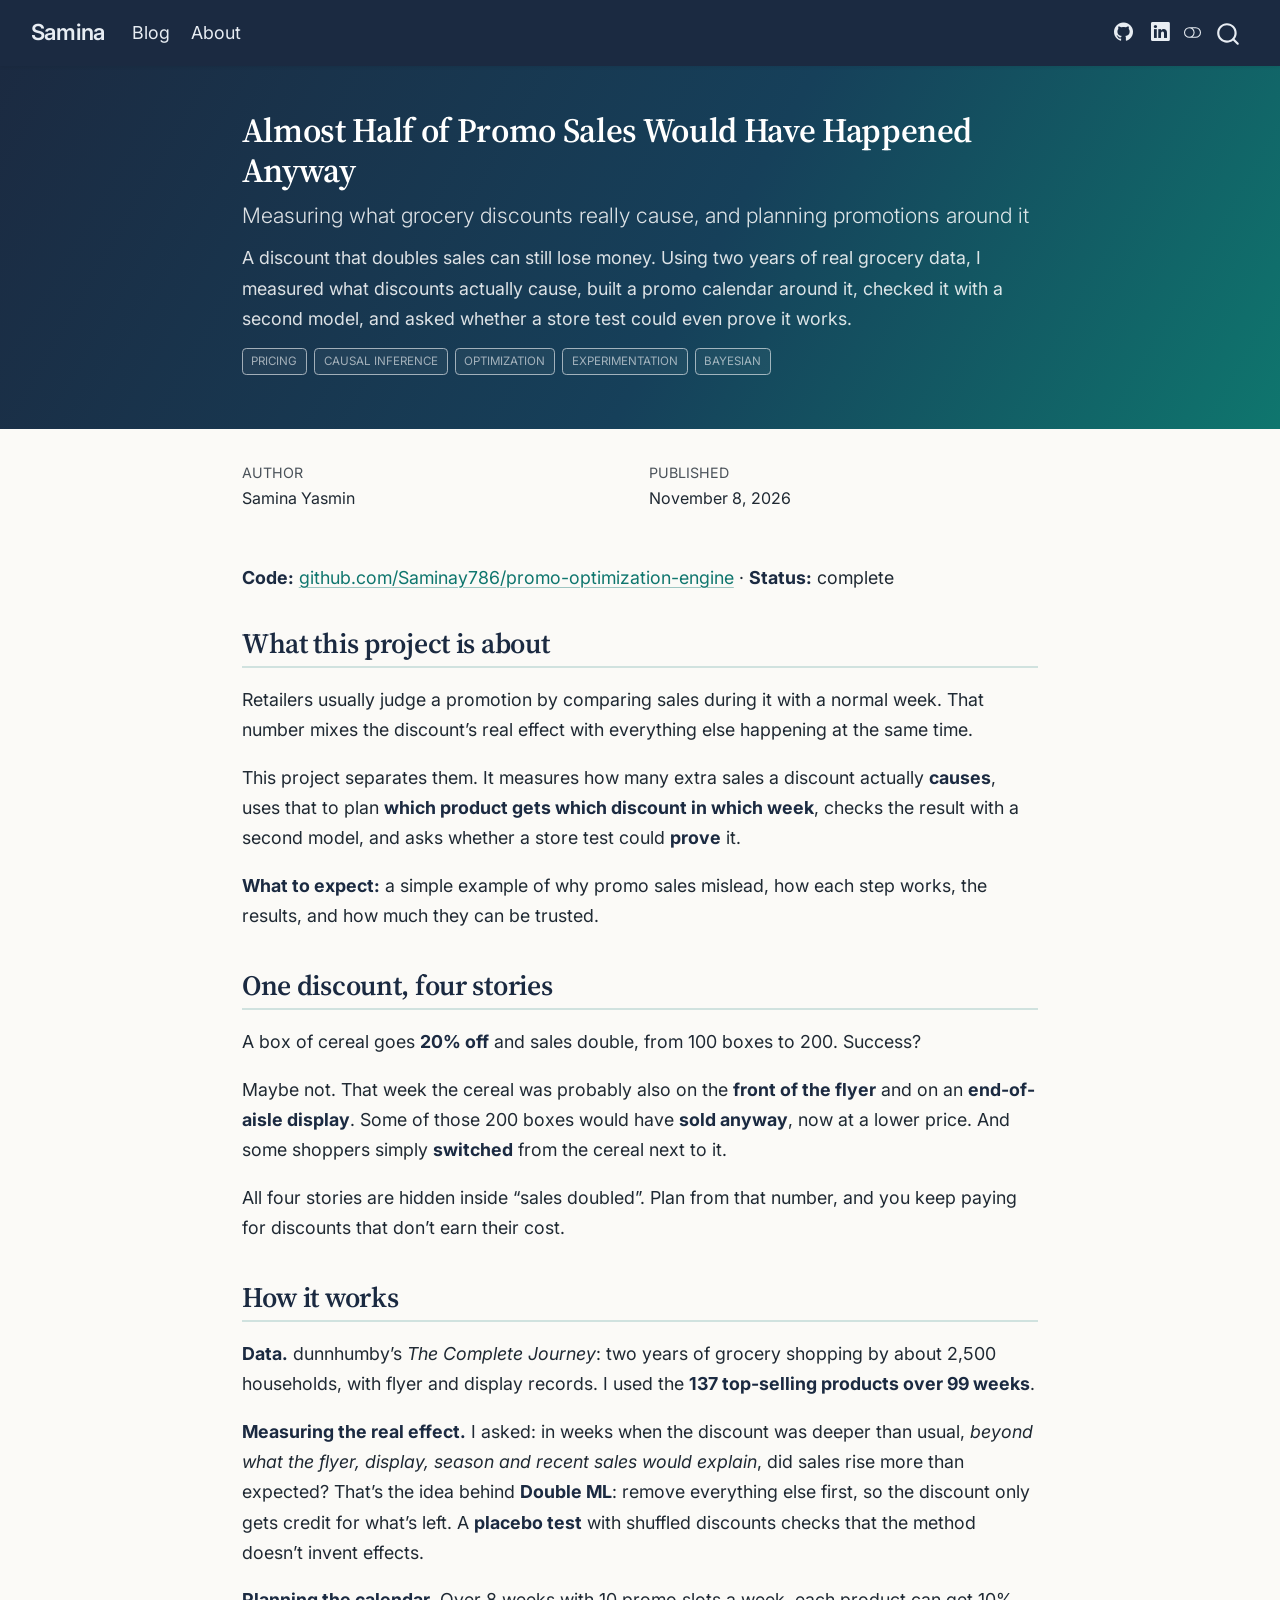
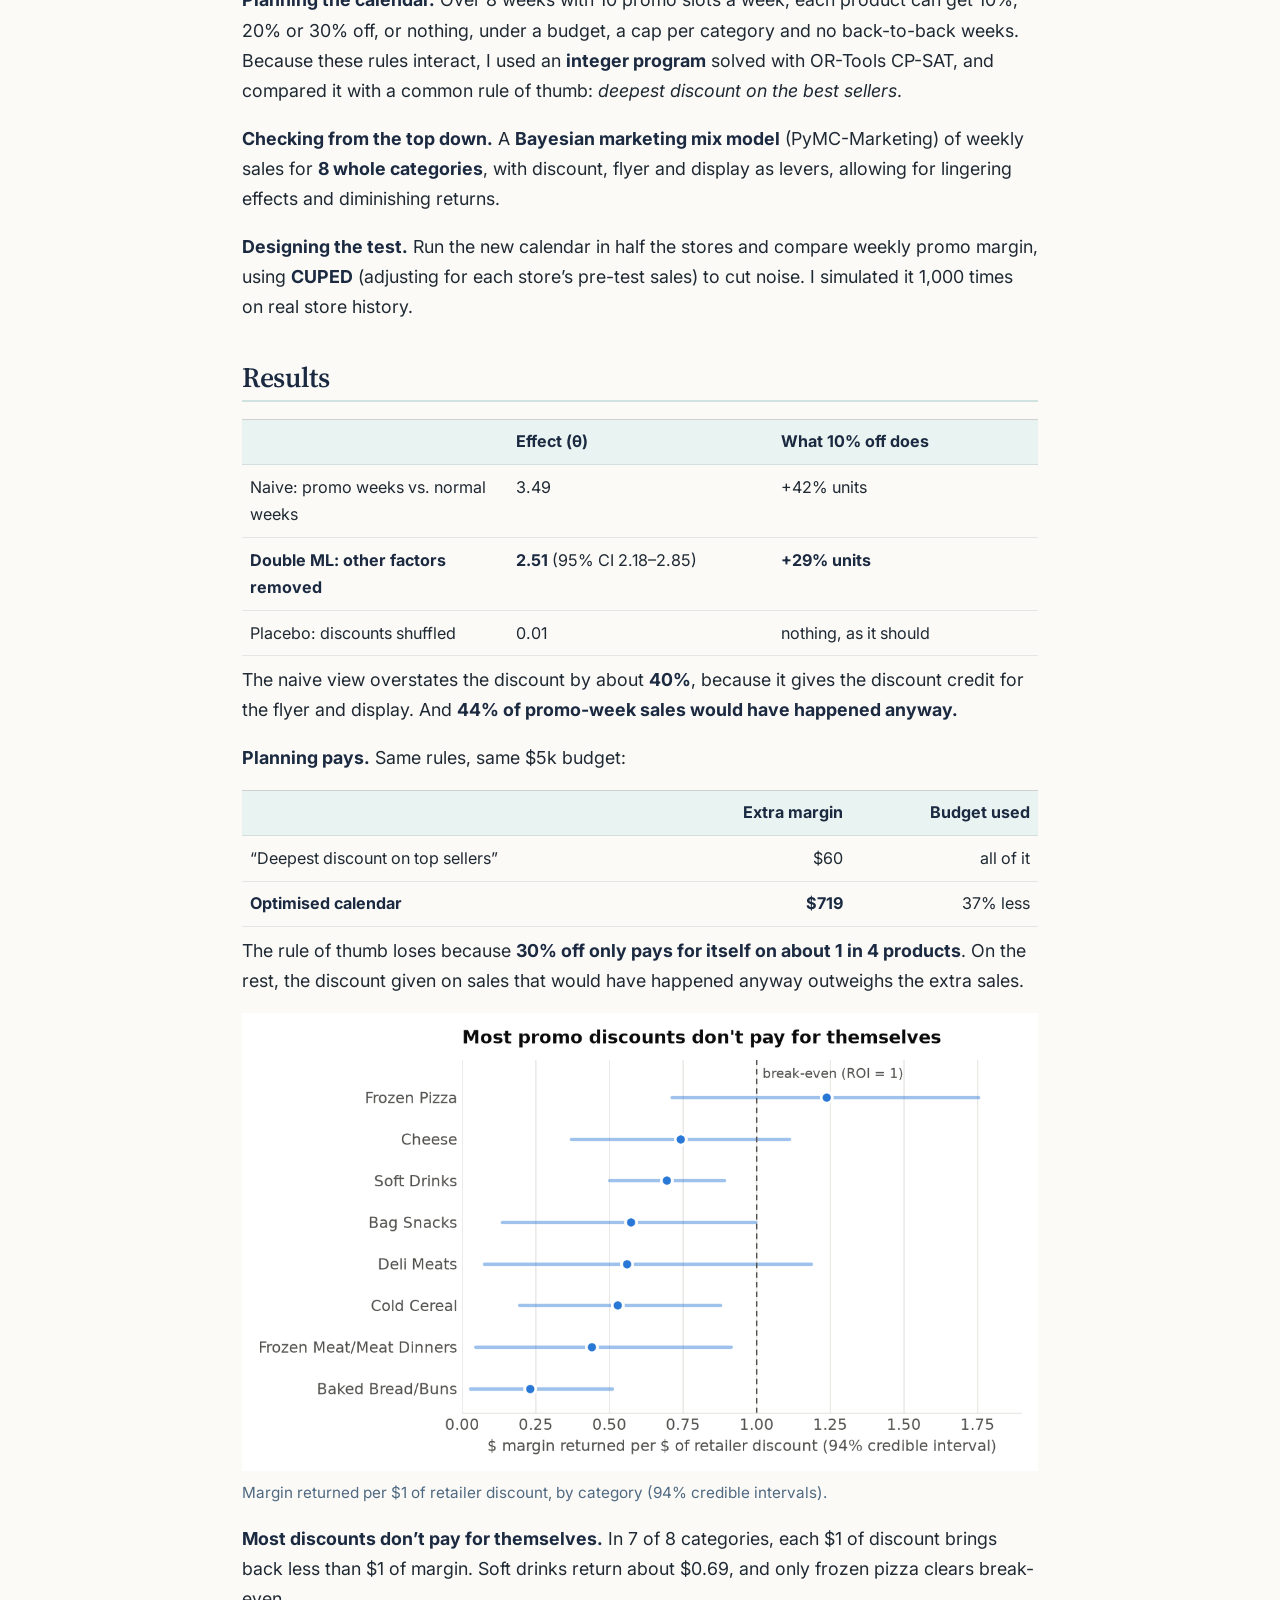
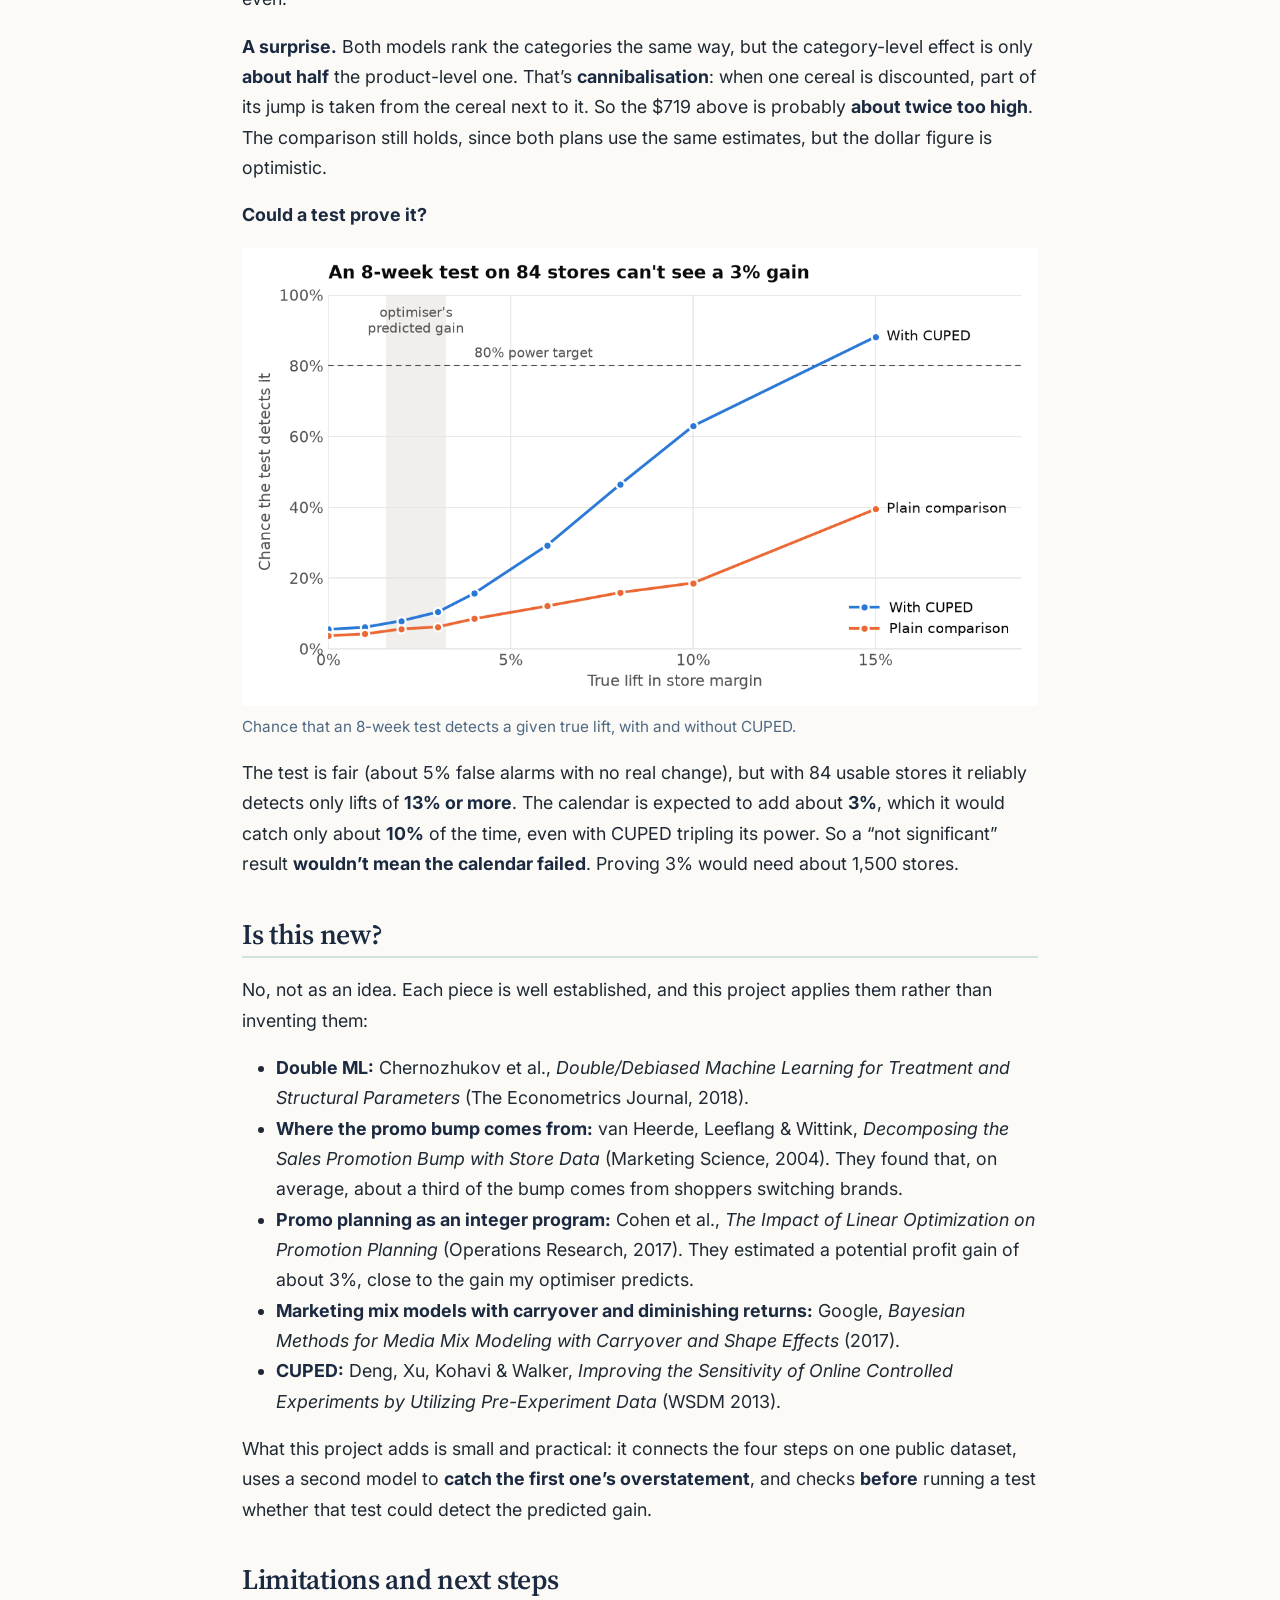
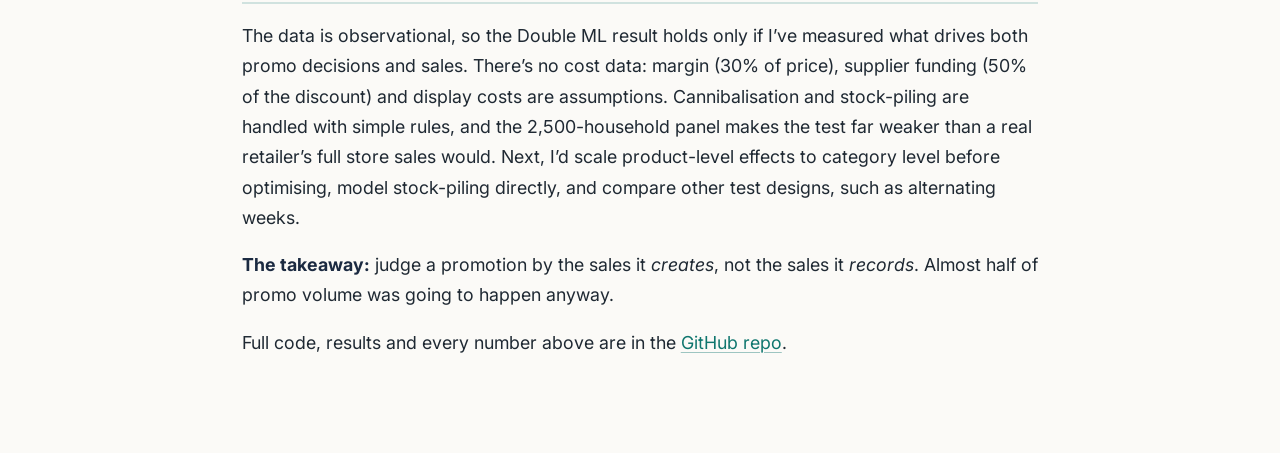
<file: posts/2026-11-08-promo-sales-that-would-happen-anyway/index.html>
<!DOCTYPE html>
<html xmlns="http://www.w3.org/1999/xhtml" lang="en" xml:lang="en"><head>

<meta charset="utf-8">
<meta name="generator" content="quarto-1.11.9">

<meta name="viewport" content="width=device-width, initial-scale=1.0, user-scalable=yes">

<meta name="author" content="Samina Yasmin">
<meta name="dcterms.date" content="2026-11-08">
<meta name="description" content="A discount that doubles sales can still lose money. Using two years of real grocery data, I measured what discounts actually cause, built a promo calendar around it, checked it with a second model, and asked whether a store test could even prove it works.">

<title>Almost Half of Promo Sales Would Have Happened Anyway – Samina</title>
<style>
/* Default styles provided by pandoc.
** See https://pandoc.org/MANUAL.html#variables-for-html for config info.
*/
span.smallcaps{font-variant: small-caps;}
div.columns{display: flex; gap: 1.5em;}
div.column{flex: auto;}
@media screen {
div.columns{gap: min(4vw, 1.5em);}
div.column{overflow-x: auto;}
}
div.hanging-indent{margin-left: 1.5em; text-indent: -1.5em;}
ul.task-list{list-style: none;}
ul.task-list li input[type="checkbox"] {
  width: 0.8em;
  margin: 0 0.8em 0.2em -1em; /* quarto-specific, see https://github.com/quarto-dev/quarto-cli/issues/4556 */ 
  vertical-align: middle;
}
</style>


<script src="../../site_libs/quarto-nav/quarto-nav.js"></script>
<script src="../../site_libs/quarto-nav/headroom.min.js"></script>
<script src="../../site_libs/clipboard/clipboard.min.js"></script>
<script src="../../site_libs/quarto-search/autocomplete.umd.js"></script>
<script src="../../site_libs/quarto-search/fuse.min.js"></script>
<script src="../../site_libs/quarto-search/quarto-search.js"></script>
<meta name="quarto:offset" content="../../">
<script src="../../site_libs/quarto-html/quarto.js" type="module"></script>
<script src="../../site_libs/quarto-html/tabsets/tabsets.js" type="module"></script>
<script src="../../site_libs/quarto-html/scrollable-regions/scrollable-regions.js" type="module"></script>
<script src="../../site_libs/quarto-html/popper.min.js"></script>
<script src="../../site_libs/quarto-html/tippy.umd.min.js"></script>
<script src="../../site_libs/quarto-html/anchor.min.js"></script>
<link href="../../site_libs/quarto-html/tippy.css" rel="stylesheet">
<link href="../../site_libs/quarto-html/quarto-syntax-highlighting-63b5708e65d6cd79cd7618c58d0c21e7.css" rel="stylesheet" class="quarto-color-scheme" id="quarto-text-highlighting-styles">
<link href="../../site_libs/quarto-html/quarto-syntax-highlighting-dark-447e42e69aaa9833c0ba1b986f430b20.css" rel="stylesheet" class="quarto-color-scheme quarto-color-alternate" id="quarto-text-highlighting-styles">
<link href="../../site_libs/quarto-html/quarto-syntax-highlighting-63b5708e65d6cd79cd7618c58d0c21e7.css" rel="stylesheet" class="quarto-color-scheme-extra" id="quarto-text-highlighting-styles">
<script src="../../site_libs/bootstrap/bootstrap.min.js"></script>
<link href="../../site_libs/bootstrap/bootstrap-icons.css" rel="stylesheet">
<link href="../../site_libs/bootstrap/bootstrap-a97ca9bfbb498667065e94fabc60f417.min.css" rel="stylesheet" append-hash="true" class="quarto-color-scheme" id="quarto-bootstrap" data-mode="light">
<link href="../../site_libs/bootstrap/bootstrap-dark-599d90cf8260802e747ac96417eda14f.min.css" rel="stylesheet" append-hash="true" class="quarto-color-scheme quarto-color-alternate" id="quarto-bootstrap" data-mode="dark">
<link href="../../site_libs/bootstrap/bootstrap-a97ca9bfbb498667065e94fabc60f417.min.css" rel="stylesheet" append-hash="true" class="quarto-color-scheme-extra" id="quarto-bootstrap" data-mode="light">
<script id="quarto-search-options" type="application/json">{
  "location": "navbar",
  "copy-button": false,
  "collapse-after": 3,
  "panel-placement": "end",
  "type": "overlay",
  "limit": 50,
  "keyboard-shortcut": [
    "f",
    "/",
    "s"
  ],
  "show-item-context": false,
  "language": {
    "search-no-results-text": "No results",
    "search-matching-documents-text": "matching documents",
    "search-copy-link-title": "Copy link to search",
    "search-hide-matches-text": "Hide additional matches",
    "search-more-match-text": "more match in this document",
    "search-more-matches-text": "more matches in this document",
    "search-clear-button-title": "Clear",
    "search-text-placeholder": "",
    "search-detached-cancel-button-title": "Cancel",
    "search-submit-button-title": "Submit",
    "search-label": "Search"
  }
}</script>


<link rel="stylesheet" href="../../styles.css">
</head>

<body class="nav-fixed fullcontent quarto-light"><a id="quarto-skip-link" class="visually-hidden-focusable" href="#quarto-document-content">Skip to main content</a><script id="quarto-html-before-body" type="application/javascript">
    const toggleBodyColorMode = (bsSheetEl) => {
      const mode = bsSheetEl.getAttribute("data-mode");
      const bodyEl = window.document.querySelector("body");
      if (mode === "dark") {
        bodyEl.classList.add("quarto-dark");
        bodyEl.classList.remove("quarto-light");
      } else {
        bodyEl.classList.add("quarto-light");
        bodyEl.classList.remove("quarto-dark");
      }
    }
    const toggleBodyColorPrimary = () => {
      const bsSheetEl = window.document.querySelector("link#quarto-bootstrap:not([rel=disabled-stylesheet])");
      if (bsSheetEl) {
        toggleBodyColorMode(bsSheetEl);
      }
    }
    const setColorSchemeToggle = (alternate) => {
      const toggles = window.document.querySelectorAll('.quarto-color-scheme-toggle');
      for (let i=0; i < toggles.length; i++) {
        const toggle = toggles[i];
        if (toggle) {
          toggle.setAttribute("aria-checked", alternate ? "true" : "false");
          if (alternate) {
            toggle.classList.add("alternate");
          } else {
            toggle.classList.remove("alternate");
          }
        }
      }
    };
    const toggleColorMode = (alternate) => {
      // Switch the stylesheets
      const primaryStylesheets = window.document.querySelectorAll('link.quarto-color-scheme:not(.quarto-color-alternate)');
      const alternateStylesheets = window.document.querySelectorAll('link.quarto-color-scheme.quarto-color-alternate');
      manageTransitions('#quarto-margin-sidebar .nav-link', false);
      if (alternate) {
        // note: dark is layered on light, we don't disable primary!
        enableStylesheet(alternateStylesheets);
        for (const sheetNode of alternateStylesheets) {
          if (sheetNode.id === "quarto-bootstrap") {
            toggleBodyColorMode(sheetNode);
          }
        }
      } else {
        disableStylesheet(alternateStylesheets);
        enableStylesheet(primaryStylesheets)
        toggleBodyColorPrimary();
      }
      manageTransitions('#quarto-margin-sidebar .nav-link', true);
      // Switch the toggles
      setColorSchemeToggle(alternate)
    }
    // Hack to workaround the fact that safari doesn't
    // properly recolor the scrollbar when toggling (#1455).
    // Not run on load: stylesheets are set before first paint there, and
    // scrolling would undo the scroll to a URL fragment (#14973).
    // The one pixel nudge keeps the reader where they were.
    const refreshSafariScrollbar = () => {
      if (navigator.userAgent.indexOf('Safari') > 0 && navigator.userAgent.indexOf('Chrome') == -1) {
        manageTransitions("body", false);
        const scrollY = window.scrollY;
        window.scrollTo(0, scrollY > 0 ? scrollY - 1 : 1);
        setTimeout(() => {
          window.scrollTo(0, scrollY);
          manageTransitions("body", true);
        }, 40);
      }
    }
    const disableStylesheet = (stylesheets) => {
      for (let i=0; i < stylesheets.length; i++) {
        const stylesheet = stylesheets[i];
        stylesheet.rel = 'disabled-stylesheet';
      }
    }
    const enableStylesheet = (stylesheets) => {
      for (let i=0; i < stylesheets.length; i++) {
        const stylesheet = stylesheets[i];
        if(stylesheet.rel !== 'stylesheet') { // for Chrome, which will still FOUC without this check
          stylesheet.rel = 'stylesheet';
        }
      }
    }
    const manageTransitions = (selector, allowTransitions) => {
      const els = window.document.querySelectorAll(selector);
      for (let i=0; i < els.length; i++) {
        const el = els[i];
        if (allowTransitions) {
          el.classList.remove('notransition');
        } else {
          el.classList.add('notransition');
        }
      }
    }
    const isFileUrl = () => {
      return window.location.protocol === 'file:';
    }
    const hasAlternateSentinel = () => {
      let styleSentinel = getColorSchemeSentinel();
      if (styleSentinel !== null) {
        return styleSentinel === "alternate";
      } else {
        return false;
      }
    }
    const setStyleSentinel = (alternate) => {
      const value = alternate ? "alternate" : "default";
      if (!isFileUrl()) {
        window.localStorage.setItem("quarto-color-scheme", value);
      } else {
        localAlternateSentinel = value;
      }
    }
    const getColorSchemeSentinel = () => {
      if (!isFileUrl()) {
        const storageValue = window.localStorage.getItem("quarto-color-scheme");
        return storageValue != null ? storageValue : localAlternateSentinel;
      } else {
        return localAlternateSentinel;
      }
    }
    const toggleGiscusIfUsed = (isAlternate, darkModeDefault) => {
      const baseTheme = document.querySelector('#giscus-base-theme')?.value ?? 'light';
      const alternateTheme = document.querySelector('#giscus-alt-theme')?.value ?? 'dark';
      let newTheme = '';
      if(authorPrefersDark) {
        newTheme = isAlternate ? baseTheme : alternateTheme;
      } else {
        newTheme = isAlternate ? alternateTheme : baseTheme;
      }
      const changeGiscusTheme = () => {
        // From: https://github.com/giscus/giscus/issues/336
        const sendMessage = (message) => {
          const iframe = document.querySelector('iframe.giscus-frame');
          if (!iframe) return;
          iframe.contentWindow.postMessage({ giscus: message }, 'https://giscus.app');
        }
        sendMessage({
          setConfig: {
            theme: newTheme
          }
        });
      }
      const isGiscussLoaded = window.document.querySelector('iframe.giscus-frame') !== null;
      if (isGiscussLoaded) {
        changeGiscusTheme();
      }
    };
    const authorPrefersDark = false;
    const darkModeDefault = authorPrefersDark;
      document.querySelector('link#quarto-text-highlighting-styles.quarto-color-scheme-extra').rel = 'disabled-stylesheet';
      document.querySelector('link#quarto-bootstrap.quarto-color-scheme-extra').rel = 'disabled-stylesheet';
    let localAlternateSentinel = darkModeDefault ? 'alternate' : 'default';
    // Dark / light mode switch
    window.quartoToggleColorScheme = () => {
      // Read the current dark / light value
      let toAlternate = !hasAlternateSentinel();
      toggleColorMode(toAlternate);
      refreshSafariScrollbar();
      setStyleSentinel(toAlternate);
      toggleGiscusIfUsed(toAlternate, darkModeDefault);
      window.dispatchEvent(new Event('resize'));
    };
    // Switch to dark mode if need be
    if (hasAlternateSentinel()) {
      toggleColorMode(true);
    } else {
      toggleColorMode(false);
    }
  </script>

<div id="quarto-search-results"></div>
  <header id="quarto-header" class="headroom fixed-top quarto-banner">
    <nav class="navbar navbar-expand-lg " data-bs-theme="dark" aria-label="Site">
      <div class="navbar-container container-fluid">
      <div class="navbar-brand-container mx-auto">
    <a class="navbar-brand" href="../../index.html">
    <span class="navbar-title">Samina</span>
    </a>
  </div>
          <button class="navbar-toggler" type="button" data-bs-toggle="collapse" data-bs-target="#navbarCollapse" aria-controls="navbarCollapse" aria-expanded="false" aria-label="Toggle navigation" onclick="if (window.quartoToggleHeadroom) { window.quartoToggleHeadroom(); }">
  <span class="navbar-toggler-icon"></span>
</button>
          <div class="collapse navbar-collapse" id="navbarCollapse">
            <ul class="navbar-nav navbar-nav-scroll me-auto">
  <li class="nav-item">
    <a class="nav-link" href="../../index.html"> 
<span class="menu-text">Blog</span></a>
  </li>  
  <li class="nav-item">
    <a class="nav-link" href="../../about.html"> 
<span class="menu-text">About</span></a>
  </li>  
</ul>
            <ul class="navbar-nav navbar-nav-scroll ms-auto">
  <li class="nav-item compact">
    <a class="nav-link" href="https://github.com/Saminay786"> <i class="bi bi-github" role="img">
</i> 
<span class="menu-text"></span></a>
  </li>  
  <li class="nav-item compact">
    <a class="nav-link" href="https://www.linkedin.com/in/samina-yasmin-800a2614a/"> <i class="bi bi-linkedin" role="img">
</i> 
<span class="menu-text"></span></a>
  </li>  
</ul>
          </div> <!-- /navcollapse -->
            <div class="quarto-navbar-tools">
  <button type="button" role="switch" aria-checked="false" class="quarto-color-scheme-toggle quarto-navigation-tool  px-1" onclick="window.quartoToggleColorScheme(); return false;" title="Toggle dark mode" aria-label="Toggle dark mode"><i class="bi"></i></button>
</div>
            <div id="quarto-search" class="" title="Search"></div>
      </div> <!-- /container-fluid -->
    </nav>
</header>
<!-- content -->
<header id="title-block-header" class="quarto-title-block default page-columns page-full">
  <div class="quarto-title-banner page-columns page-full">
    <div class="quarto-title column-body">
      <h1 class="title">Almost Half of Promo Sales Would Have Happened Anyway</h1>
            <p class="subtitle lead">Measuring what grocery discounts really cause, and planning promotions around it</p>
                  <div>
        <div class="description">
          A discount that doubles sales can still lose money. Using two years of real grocery data, I measured what discounts actually cause, built a promo calendar around it, checked it with a second model, and asked whether a store test could even prove it works.
        </div>
      </div>
                          <div class="quarto-categories">
                <div class="quarto-category">pricing</div>
                <div class="quarto-category">causal inference</div>
                <div class="quarto-category">optimization</div>
                <div class="quarto-category">experimentation</div>
                <div class="quarto-category">Bayesian</div>
              </div>
                  </div>
  </div>
    
  
  <div class="quarto-title-meta">

      <div>
      <div class="quarto-title-meta-heading">Author</div>
      <div class="quarto-title-meta-contents">
               <p>Samina Yasmin </p>
            </div>
    </div>
      
      <div>
      <div class="quarto-title-meta-heading">Published</div>
      <div class="quarto-title-meta-contents">
        <p class="date">November 8, 2026</p>
      </div>
    </div>
    
      
    </div>
    
  
  </header><div id="quarto-content" class="quarto-container page-columns page-rows-contents page-layout-article page-navbar">
<!-- sidebar -->
<!-- margin-sidebar -->
    
<!-- main -->
<main class="content quarto-banner-title-block" id="quarto-document-content" tabindex="-1">






<p><strong>Code:</strong> <a href="https://github.com/Saminay786/promo-optimization-engine">github.com/Saminay786/promo-optimization-engine</a> · <strong>Status:</strong> complete</p>
<section id="what-this-project-is-about" class="level2">
<h2 class="anchored" data-anchor-id="what-this-project-is-about">What this project is about</h2>
<p>Retailers usually judge a promotion by comparing sales during it with a normal week. That number mixes the discount’s real effect with everything else happening at the same time.</p>
<p>This project separates them. It measures how many extra sales a discount actually <strong>causes</strong>, uses that to plan <strong>which product gets which discount in which week</strong>, checks the result with a second model, and asks whether a store test could <strong>prove</strong> it.</p>
<p><strong>What to expect:</strong> a simple example of why promo sales mislead, how each step works, the results, and how much they can be trusted.</p>
</section>
<section id="one-discount-four-stories" class="level2">
<h2 class="anchored" data-anchor-id="one-discount-four-stories">One discount, four stories</h2>
<p>A box of cereal goes <strong>20% off</strong> and sales double, from 100 boxes to 200. Success?</p>
<p>Maybe not. That week the cereal was probably also on the <strong>front of the flyer</strong> and on an <strong>end-of-aisle display</strong>. Some of those 200 boxes would have <strong>sold anyway</strong>, now at a lower price. And some shoppers simply <strong>switched</strong> from the cereal next to it.</p>
<p>All four stories are hidden inside “sales doubled”. Plan from that number, and you keep paying for discounts that don’t earn their cost.</p>
</section>
<section id="how-it-works" class="level2">
<h2 class="anchored" data-anchor-id="how-it-works">How it works</h2>
<p><strong>Data.</strong> dunnhumby’s <em>The Complete Journey</em>: two years of grocery shopping by about 2,500 households, with flyer and display records. I used the <strong>137 top-selling products over 99 weeks</strong>.</p>
<p><strong>Measuring the real effect.</strong> I asked: in weeks when the discount was deeper than usual, <em>beyond what the flyer, display, season and recent sales would explain</em>, did sales rise more than expected? That’s the idea behind <strong>Double ML</strong>: remove everything else first, so the discount only gets credit for what’s left. A <strong>placebo test</strong> with shuffled discounts checks that the method doesn’t invent effects.</p>
<p><strong>Planning the calendar.</strong> Over 8 weeks with 10 promo slots a week, each product can get 10%, 20% or 30% off, or nothing, under a budget, a cap per category and no back-to-back weeks. Because these rules interact, I used an <strong>integer program</strong> solved with OR-Tools CP-SAT, and compared it with a common rule of thumb: <em>deepest discount on the best sellers</em>.</p>
<p><strong>Checking from the top down.</strong> A <strong>Bayesian marketing mix model</strong> (PyMC-Marketing) of weekly sales for <strong>8 whole categories</strong>, with discount, flyer and display as levers, allowing for lingering effects and diminishing returns.</p>
<p><strong>Designing the test.</strong> Run the new calendar in half the stores and compare weekly promo margin, using <strong>CUPED</strong> (adjusting for each store’s pre-test sales) to cut noise. I simulated it 1,000 times on real store history.</p>
</section>
<section id="results" class="level2">
<h2 class="anchored" data-anchor-id="results">Results</h2>
<table class="caption-top table">
<colgroup>
<col style="width: 33%">
<col style="width: 33%">
<col style="width: 33%">
</colgroup>
<thead>
<tr class="header">
<th></th>
<th>Effect (θ)</th>
<th>What 10% off does</th>
</tr>
</thead>
<tbody>
<tr class="odd">
<td>Naive: promo weeks vs.&nbsp;normal weeks</td>
<td>3.49</td>
<td>+42% units</td>
</tr>
<tr class="even">
<td><strong>Double ML: other factors removed</strong></td>
<td><strong>2.51</strong> (95% CI 2.18–2.85)</td>
<td><strong>+29% units</strong></td>
</tr>
<tr class="odd">
<td>Placebo: discounts shuffled</td>
<td>0.01</td>
<td>nothing, as it should</td>
</tr>
</tbody>
</table>
<p>The naive view overstates the discount by about <strong>40%</strong>, because it gives the discount credit for the flyer and display. And <strong>44% of promo-week sales would have happened anyway.</strong></p>
<p><strong>Planning pays.</strong> Same rules, same $5k budget:</p>
<table class="caption-top table">
<thead>
<tr class="header">
<th></th>
<th style="text-align: right;">Extra margin</th>
<th style="text-align: right;">Budget used</th>
</tr>
</thead>
<tbody>
<tr class="odd">
<td>“Deepest discount on top sellers”</td>
<td style="text-align: right;">$60</td>
<td style="text-align: right;">all of it</td>
</tr>
<tr class="even">
<td><strong>Optimised calendar</strong></td>
<td style="text-align: right;"><strong>$719</strong></td>
<td style="text-align: right;">37% less</td>
</tr>
</tbody>
</table>
<p>The rule of thumb loses because <strong>30% off only pays for itself on about 1 in 4 products</strong>. On the rest, the discount given on sales that would have happened anyway outweighs the extra sales.</p>
<div class="quarto-figure quarto-figure-center">
<figure class="figure">
<p><img src="discount-roi.png" class="img-fluid figure-img" alt="Dot-and-interval chart of discount ROI for 8 grocery categories. Only frozen pizza has a mean above the break-even line of 1 (1.24); the others range from 0.23 for bread to 0.74 for cheese."></p>
<figcaption>Margin returned per $1 of retailer discount, by category (94% credible intervals).</figcaption>
</figure>
</div>
<p><strong>Most discounts don’t pay for themselves.</strong> In 7 of 8 categories, each $1 of discount brings back less than $1 of margin. Soft drinks return about $0.69, and only frozen pizza clears break-even.</p>
<p><strong>A surprise.</strong> Both models rank the categories the same way, but the category-level effect is only <strong>about half</strong> the product-level one. That’s <strong>cannibalisation</strong>: when one cereal is discounted, part of its jump is taken from the cereal next to it. So the $719 above is probably <strong>about twice too high</strong>. The comparison still holds, since both plans use the same estimates, but the dollar figure is optimistic.</p>
<p><strong>Could a test prove it?</strong></p>
<div class="quarto-figure quarto-figure-center">
<figure class="figure">
<p><img src="test-power.png" class="img-fluid figure-img" alt="Line chart of test power versus true lift. With CUPED, power rises from 5% at no lift to 63% at 10% and 88% at 15%; without CUPED it only reaches 40% at 15%. The optimiser's predicted gain of 1.6 to 3.2% sits where power is about 10%."></p>
<figcaption>Chance that an 8-week test detects a given true lift, with and without CUPED.</figcaption>
</figure>
</div>
<p>The test is fair (about 5% false alarms with no real change), but with 84 usable stores it reliably detects only lifts of <strong>13% or more</strong>. The calendar is expected to add about <strong>3%</strong>, which it would catch only about <strong>10%</strong> of the time, even with CUPED tripling its power. So a “not significant” result <strong>wouldn’t mean the calendar failed</strong>. Proving 3% would need about 1,500 stores.</p>
</section>
<section id="is-this-new" class="level2">
<h2 class="anchored" data-anchor-id="is-this-new">Is this new?</h2>
<p>No, not as an idea. Each piece is well established, and this project applies them rather than inventing them:</p>
<ul>
<li><strong>Double ML:</strong> Chernozhukov et al., <em>Double/Debiased Machine Learning for Treatment and Structural Parameters</em> (The Econometrics Journal, 2018).</li>
<li><strong>Where the promo bump comes from:</strong> van Heerde, Leeflang &amp; Wittink, <em>Decomposing the Sales Promotion Bump with Store Data</em> (Marketing Science, 2004). They found that, on average, about a third of the bump comes from shoppers switching brands.</li>
<li><strong>Promo planning as an integer program:</strong> Cohen et al., <em>The Impact of Linear Optimization on Promotion Planning</em> (Operations Research, 2017). They estimated a potential profit gain of about 3%, close to the gain my optimiser predicts.</li>
<li><strong>Marketing mix models with carryover and diminishing returns:</strong> Google, <em>Bayesian Methods for Media Mix Modeling with Carryover and Shape Effects</em> (2017).</li>
<li><strong>CUPED:</strong> Deng, Xu, Kohavi &amp; Walker, <em>Improving the Sensitivity of Online Controlled Experiments by Utilizing Pre-Experiment Data</em> (WSDM 2013).</li>
</ul>
<p>What this project adds is small and practical: it connects the four steps on one public dataset, uses a second model to <strong>catch the first one’s overstatement</strong>, and checks <strong>before</strong> running a test whether that test could detect the predicted gain.</p>
</section>
<section id="limitations-and-next-steps" class="level2">
<h2 class="anchored" data-anchor-id="limitations-and-next-steps">Limitations and next steps</h2>
<p>The data is observational, so the Double ML result holds only if I’ve measured what drives both promo decisions and sales. There’s no cost data: margin (30% of price), supplier funding (50% of the discount) and display costs are assumptions. Cannibalisation and stock-piling are handled with simple rules, and the 2,500-household panel makes the test far weaker than a real retailer’s full store sales would. Next, I’d scale product-level effects to category level before optimising, model stock-piling directly, and compare other test designs, such as alternating weeks.</p>
<p><strong>The takeaway:</strong> judge a promotion by the sales it <em>creates</em>, not the sales it <em>records</em>. Almost half of promo volume was going to happen anyway.</p>
<p>Full code, results and every number above are in the <a href="https://github.com/Saminay786/promo-optimization-engine">GitHub repo</a>.</p>


</section>

</main> <!-- /main -->
<script id="quarto-html-after-body" type="application/javascript">
  window.document.addEventListener("DOMContentLoaded", function (event) {
    // Ensure there is a toggle, if there isn't float one in the top right
    if (window.document.querySelector('.quarto-color-scheme-toggle') === null) {
      const toggle = window.document.createElement('button');
      toggle.type = "button";
      toggle.setAttribute("role", "switch");
      toggle.setAttribute("aria-checked", "false");
      toggle.classList.add('top-right');
      toggle.classList.add('quarto-color-scheme-toggle');
      toggle.setAttribute("aria-label", "Toggle dark mode");
      toggle.onclick = function() { try { window.quartoToggleColorScheme(); } catch {} return false; };
      const i = window.document.createElement("i");
      i.classList.add('bi');
      toggle.appendChild(i);
      // Put the toggle in a landmark of its own, so that landmark navigation
      // can reach it.
      //
      // The container is always a fresh direct child of body, and the toggle is
      // never moved into page furniture that the theme or the author controls.
      // The toggle is positioned against the page, so any ancestor that
      // establishes a containing block captures it: a positioned element or a
      // grid for position: absolute, and transform, filter, will-change or
      // contain for position: fixed. A direct child of body has none of these
      // to inherit, and the shift when one appears is silent and visual.
      //
      // ARIA says a document should have at most one banner, and axe reports a
      // duplicate whether or not the banners carry distinct labels. So use a
      // header when the page has no banner yet, and a named region otherwise.
      //
      // A header is a banner wherever it sits, unless it is inside sectioning
      // content, so this cannot just look at the children of body: a custom
      // page layout wraps the title block header in a plain div. An explicit
      // role="banner" always counts.
      const sectioning = 'article, aside, main, nav, section, [role="article"], [role="complementary"], [role="main"], [role="navigation"], [role="region"]';
      const hasBanner = Array.from(
        window.document.querySelectorAll('header:not([role]), [role="banner"]')
      ).some(function(el) {
        return el.hasAttribute("role") || el.closest(sectioning) === null;
      });
      const container = window.document.createElement(hasBanner ? "div" : "header");
      if (hasBanner) {
        container.setAttribute("role", "region");
        container.setAttribute("aria-label", "Toggle dark mode");
      }
      container.classList.add('quarto-color-scheme-toggle-container');
      container.appendChild(toggle);
      window.document.body.appendChild(container);
    }
    setColorSchemeToggle(hasAlternateSentinel())
    const icon = "";
    const anchorJS = new window.AnchorJS();
    anchorJS.options = {
      placement: 'right',
      icon: icon
    };
    anchorJS.add('.anchored');
    const isCodeAnnotation = (el) => {
      for (const clz of el.classList) {
        if (clz.startsWith('code-annotation-')) {                     
          return true;
        }
      }
      return false;
    }
    const onCopySuccess = function(e) {
      // button target
      const button = e.trigger;
      // don't keep focus
      button.blur();
      // flash "checked"
      button.classList.add('code-copy-button-checked');
      var currentTitle = button.getAttribute("title");
      button.setAttribute("title", "Copied!");
      let tooltip;
      if (window.bootstrap) {
        button.setAttribute("data-bs-toggle", "tooltip");
        button.setAttribute("data-bs-placement", "left");
        button.setAttribute("data-bs-title", "Copied!");
        tooltip = new bootstrap.Tooltip(button, 
          { trigger: "manual", 
            customClass: "code-copy-button-tooltip",
            offset: [0, -8]});
        tooltip.show();    
      }
      setTimeout(function() {
        if (tooltip) {
          tooltip.hide();
          button.removeAttribute("data-bs-title");
          button.removeAttribute("data-bs-toggle");
          button.removeAttribute("data-bs-placement");
        }
        button.setAttribute("title", currentTitle);
        button.classList.remove('code-copy-button-checked');
      }, 1000);
      // clear code selection
      e.clearSelection();
    }
    const getTextToCopy = function(trigger) {
      const outerScaffold = trigger.parentElement.cloneNode(true);
      const codeEl = outerScaffold.querySelector('code');
      for (const childEl of codeEl.children) {
        if (isCodeAnnotation(childEl)) {
          childEl.remove();
        }
      }
      return codeEl.innerText;
    }
    const clipboard = new window.ClipboardJS('.code-copy-button:not([data-in-quarto-modal])', {
      text: getTextToCopy
    });
    clipboard.on('success', onCopySuccess);
    if (window.document.getElementById('quarto-embedded-source-code-modal')) {
      const clipboardModal = new window.ClipboardJS('.code-copy-button[data-in-quarto-modal]', {
        text: getTextToCopy,
        container: window.document.getElementById('quarto-embedded-source-code-modal')
      });
      clipboardModal.on('success', onCopySuccess);
    }
      var localhostRegex = new RegExp(/^(?:http|https):\/\/localhost\:?[0-9]*\//);
      var mailtoRegex = new RegExp(/^mailto:/);
        var filterRegex = new RegExp("https:\/\/saminay786\.github\.io");
      var isInternal = (href) => {
          return filterRegex.test(href) || localhostRegex.test(href) || mailtoRegex.test(href);
      }
      // Inspect non-navigation links and adorn them if external
      window.quartoDecorateExternalLinks = function (root) {
     var links = (root || window.document).querySelectorAll('a[href]:not(.nav-link):not(.navbar-brand):not(.toc-action):not(.sidebar-link):not(.sidebar-item-toggle):not(.pagination-link):not(.no-external):not([aria-hidden]):not(.dropdown-item):not(.quarto-navigation-tool):not(.about-link)');
      for (var i=0; i<links.length; i++) {
        const link = links[i];
        if (!isInternal(link.href)) {
          // undo the damage that might have been done by quarto-nav.js in the case of
          // links that we want to consider external
          if (link.dataset.originalHref !== undefined) {
            link.href = link.dataset.originalHref;
          }
          if (!link.classList.contains('no-external-icon')) {
          }
        }
      }
      };
      window.quartoDecorateExternalLinks(window.document);
    // Esc closes the popup (WCAG 1.4.13) and focus leaving both trigger and
    // popup closes it (WCAG 2.4.11); tippy handles neither for interactive popups.
    const hideOnEscAndFocusOut = {
      name: 'hideOnEscAndFocusOut',
      defaultValue: true,
      fn(instance) {
        const dismiss = () => {
          // A show scheduled by the trigger delay would otherwise reopen it
          instance.clearDelayTimeouts();
          instance.hide();
        };
        const onKeyDown = (event) => {
          if (event.key !== 'Escape') {
            return;
          }
          // Keep Esc from also reaching page handlers (e.g. reveal.js overview),
          // except an open reveal.js slide menu, which Esc should close too.
          // The menu handles keys only when its keyboard option is on.
          const menuHandlesEsc = window.Reveal?.getPlugin?.('menu')?.isOpen() &&
            window.Reveal.getConfig().menu?.keyboard !== false;
          if (!menuHandlesEsc) {
            event.stopPropagation();
          }
          if (instance.popper.contains(window.document.activeElement)) {
            // Disabled while refocusing so the focus trigger does not reopen it
            instance.disable();
            instance.reference.focus();
            instance.enable();
          }
          dismiss();
        };
        const onFocusOut = (event) => {
          const target = event.relatedTarget;
          if (target && !instance.reference.contains(target) &&
              !instance.popper.contains(target)) {
            dismiss();
          }
        };
        // On the trigger too: a click trigger (code-annotations: select) has no
        // blur handling. Attached for the instance's lifetime so leaving the
        // trigger also cancels a show still pending on the trigger delay.
        instance.reference.addEventListener('focusout', onFocusOut);
        return {
          onShow() {
            window.document.addEventListener('keydown', onKeyDown, true);
            instance.popper.addEventListener('focusout', onFocusOut);
          },
          onHide() {
            window.document.removeEventListener('keydown', onKeyDown, true);
            instance.popper.removeEventListener('focusout', onFocusOut);
          },
          onDestroy() {
            instance.reference.removeEventListener('focusout', onFocusOut);
          },
        };
      },
    };
    function tippyHover(el, contentFn, onTriggerFn, onUntriggerFn) {
      const config = {
        allowHTML: true,
        maxWidth: 500,
        delay: 100,
        arrow: false,
        appendTo: function(el) {
            return el.parentElement;
        },
        interactive: true,
        interactiveBorder: 10,
        theme: 'quarto',
        placement: 'bottom-start',
        plugins: [hideOnEscAndFocusOut],
      };
      if (contentFn) {
        config.content = contentFn;
      }
      if (onTriggerFn) {
        config.onTrigger = onTriggerFn;
      }
      if (onUntriggerFn) {
        config.onUntrigger = onUntriggerFn;
      }
      window.tippy(el, config); 
    }
    const noterefs = window.document.querySelectorAll('a[role="doc-noteref"]');
    for (var i=0; i<noterefs.length; i++) {
      const ref = noterefs[i];
      tippyHover(ref, function() {
        // use id or data attribute instead here
        let href = ref.getAttribute('data-footnote-href') || ref.getAttribute('href');
        try { href = new URL(href).hash; } catch {}
        const id = href.replace(/^#\/?/, "");
        const note = window.document.getElementById(id);
        if (note) {
          return note.innerHTML;
        } else {
          return "";
        }
      });
    }
    const xrefs = window.document.querySelectorAll('a.quarto-xref');
    const processXRef = (id, note) => {
      // Strip column container classes
      const stripColumnClz = (el) => {
        el.classList.remove("page-full", "page-columns");
        if (el.children) {
          for (const child of el.children) {
            stripColumnClz(child);
          }
        }
      }
      stripColumnClz(note)
      if (id === null || id.startsWith('sec-')) {
        // Special case sections, only their first couple elements
        const container = document.createElement("div");
        if (note.children && note.children.length > 2) {
          container.appendChild(note.children[0].cloneNode(true));
          for (let i = 1; i < note.children.length; i++) {
            const child = note.children[i];
            if (child.tagName === "P" && child.innerText === "") {
              continue;
            } else {
              container.appendChild(child.cloneNode(true));
              break;
            }
          }
          if (window.Quarto?.typesetMath) {
            window.Quarto.typesetMath(container);
          }
          return container.innerHTML
        } else {
          if (window.Quarto?.typesetMath) {
            window.Quarto.typesetMath(note);
          }
          return note.innerHTML;
        }
      } else {
        // Remove any anchor links if they are present
        const anchorLink = note.querySelector('a.anchorjs-link');
        if (anchorLink) {
          anchorLink.remove();
        }
        if (window.Quarto?.typesetMath) {
          window.Quarto.typesetMath(note);
        }
        if (note.classList.contains("callout")) {
          return note.outerHTML;
        } else {
          return note.innerHTML;
        }
      }
    }
    for (var i=0; i<xrefs.length; i++) {
      const xref = xrefs[i];
      tippyHover(xref, undefined, function(instance) {
        instance.disable();
        let url = xref.getAttribute('href');
        let hash = undefined; 
        if (url.startsWith('#')) {
          hash = url;
        } else {
          try { hash = new URL(url).hash; } catch {}
        }
        if (hash) {
          const id = hash.replace(/^#\/?/, "");
          const note = window.document.getElementById(id);
          if (note !== null) {
            try {
              const html = processXRef(id, note.cloneNode(true));
              instance.setContent(html);
            } finally {
              instance.enable();
              instance.show();
            }
          } else {
            // See if we can fetch this
            fetch(url.split('#')[0])
            .then(res => res.text())
            .then(html => {
              const parser = new DOMParser();
              const htmlDoc = parser.parseFromString(html, "text/html");
              const note = htmlDoc.getElementById(id);
              if (note !== null) {
                const html = processXRef(id, note);
                instance.setContent(html);
              } 
            }).finally(() => {
              instance.enable();
              instance.show();
            });
          }
        } else {
          // See if we can fetch a full url (with no hash to target)
          // This is a special case and we should probably do some content thinning / targeting
          fetch(url)
          .then(res => res.text())
          .then(html => {
            const parser = new DOMParser();
            const htmlDoc = parser.parseFromString(html, "text/html");
            const note = htmlDoc.querySelector('main.content');
            if (note !== null) {
              // This should only happen for chapter cross references
              // (since there is no id in the URL)
              // remove the first header
              if (note.children.length > 0 && note.children[0].tagName === "HEADER") {
                note.children[0].remove();
              }
              const html = processXRef(null, note);
              instance.setContent(html);
            } 
          }).finally(() => {
            instance.enable();
            instance.show();
          });
        }
      }, function(instance) {
      });
    }
        let selectedAnnoteEl;
        const selectorForAnnotation = ( cell, annotation) => {
          let cellAttr = 'data-code-cell="' + cell + '"';
          let lineAttr = 'data-code-annotation="' +  annotation + '"';
          const selector = 'span[' + cellAttr + '][' + lineAttr + ']';
          return selector;
        }
        const selectCodeLines = (annoteEl) => {
          const doc = window.document;
          const targetCell = annoteEl.getAttribute("data-target-cell");
          const targetAnnotation = annoteEl.getAttribute("data-target-annotation");
          const annoteSpan = window.document.querySelector(selectorForAnnotation(targetCell, targetAnnotation));
          const lines = annoteSpan.getAttribute("data-code-lines").split(",");
          const lineIds = lines.map((line) => {
            return targetCell + "-" + line;
          })
          // Each band is positioned against its own containing block, which is
          // not the offsetParent of the lines, so place it from client rects.
          const placeBand = (band, firstEl, lastEl, codeBlock) => {
            const container = band.offsetParent;
            if (container === null) {
              return;
            }
            const containerRect = container.getBoundingClientRect();
            // Reveal.js scales slides with a transform, so convert client
            // pixels back to the CSS pixels of the container.
            const scale = containerRect.height / container.offsetHeight || 1;
            const firstRect = firstEl.getBoundingClientRect();
            const lastRect = lastEl.getBoundingClientRect();
            const top = (firstRect.top - containerRect.top) / scale - container.clientTop + container.scrollTop;
            const height = (lastRect.bottom - firstRect.top) / scale;
            band.style.top = top - 2 + "px";
            band.style.height = height + 4 + "px";
            if (codeBlock) {
              // Without the copy button wrapper, the containing block is wider
              // than the code block, so span the code block explicitly.
              const blockRect = codeBlock.getBoundingClientRect();
              band.style.left = (blockRect.left - containerRect.left) / scale - container.clientLeft + container.scrollLeft + "px";
              band.style.width = blockRect.width / scale + "px";
            }
          };
          if (lineIds.length > 0) {
            const el = window.document.getElementById(lineIds[0]);
            const lastEl = window.document.getElementById(lineIds[lineIds.length - 1]);
            const parent = el.parentElement.parentElement;
            // cook up a div (if necessary) and position it
            let div = window.document.getElementById("code-annotation-line-highlight");
            if (div === null) {
              div = window.document.createElement("div");
              div.setAttribute("id", "code-annotation-line-highlight");
              div.style.position = 'absolute';
              parent.appendChild(div);
            }
            placeBand(div, el, lastEl, parent.closest("div.sourceCode") || parent);
            let gutterDiv = window.document.getElementById("code-annotation-line-highlight-gutter");
            if (gutterDiv === null) {
              gutterDiv = window.document.createElement("div");
              gutterDiv.setAttribute("id", "code-annotation-line-highlight-gutter");
              gutterDiv.style.position = 'absolute';
              const codeCell = window.document.getElementById(targetCell);
              const gutter = codeCell.querySelector('.code-annotation-gutter');
              gutter.appendChild(gutterDiv);
            }
            placeBand(gutterDiv, el, lastEl);
            selectedAnnoteEl = annoteEl;
          }
        };
        const unselectCodeLines = () => {
          const elementsIds = ["code-annotation-line-highlight", "code-annotation-line-highlight-gutter"];
          elementsIds.forEach((elId) => {
            const div = window.document.getElementById(elId);
            if (div) {
              div.remove();
            }
          });
          selectedAnnoteEl = undefined;
        };
          // Handle positioning of the toggle
      window.addEventListener(
        "resize",
        throttle(() => {
          elRect = undefined;
          if (selectedAnnoteEl) {
            selectCodeLines(selectedAnnoteEl);
          }
        }, 10)
      );
      function throttle(fn, ms) {
      let throttle = false;
      let timer;
        return (...args) => {
          if(!throttle) { // first call gets through
              fn.apply(this, args);
              throttle = true;
          } else { // all the others get throttled
              if(timer) clearTimeout(timer); // cancel #2
              timer = setTimeout(() => {
                fn.apply(this, args);
                timer = throttle = false;
              }, ms);
          }
        };
      }
        // Attach click handler to the DT
        const annoteDls = window.document.querySelectorAll('dt[data-target-cell]');
        for (const annoteDlNode of annoteDls) {
          annoteDlNode.addEventListener('click', (event) => {
            const clickedEl = event.target;
            if (clickedEl !== selectedAnnoteEl) {
              unselectCodeLines();
              const activeEl = window.document.querySelector('dt[data-target-cell].code-annotation-active');
              if (activeEl) {
                activeEl.classList.remove('code-annotation-active');
              }
              selectCodeLines(clickedEl);
              clickedEl.classList.add('code-annotation-active');
            } else {
              // Unselect the line
              unselectCodeLines();
              clickedEl.classList.remove('code-annotation-active');
            }
          });
        }
    const findCites = (el) => {
      const parentEl = el.parentElement;
      if (parentEl) {
        const cites = parentEl.dataset.cites;
        if (cites) {
          return {
            el,
            cites: cites.split(' ')
          };
        } else {
          return findCites(el.parentElement)
        }
      } else {
        return undefined;
      }
    };
    var bibliorefs = window.document.querySelectorAll('a[role="doc-biblioref"]');
    for (var i=0; i<bibliorefs.length; i++) {
      const ref = bibliorefs[i];
      const citeInfo = findCites(ref);
      if (citeInfo) {
        tippyHover(citeInfo.el, function() {
          var popup = window.document.createElement('div');
          citeInfo.cites.forEach(function(cite) {
            var citeDiv = window.document.createElement('div');
            citeDiv.classList.add('hanging-indent');
            citeDiv.classList.add('csl-entry');
            var biblioDiv = window.document.getElementById('ref-' + cite);
            if (biblioDiv) {
              citeDiv.innerHTML = biblioDiv.innerHTML;
            }
            popup.appendChild(citeDiv);
          });
          return popup.innerHTML;
        });
      }
    }
  });
  </script>
  <script type="application/javascript">
  window.quartoScrollableRegionsLabels = {"code":"Scrollable code","output":"Scrollable output"};
  </script>
</div> <!-- /content -->




</body></html>
</file>
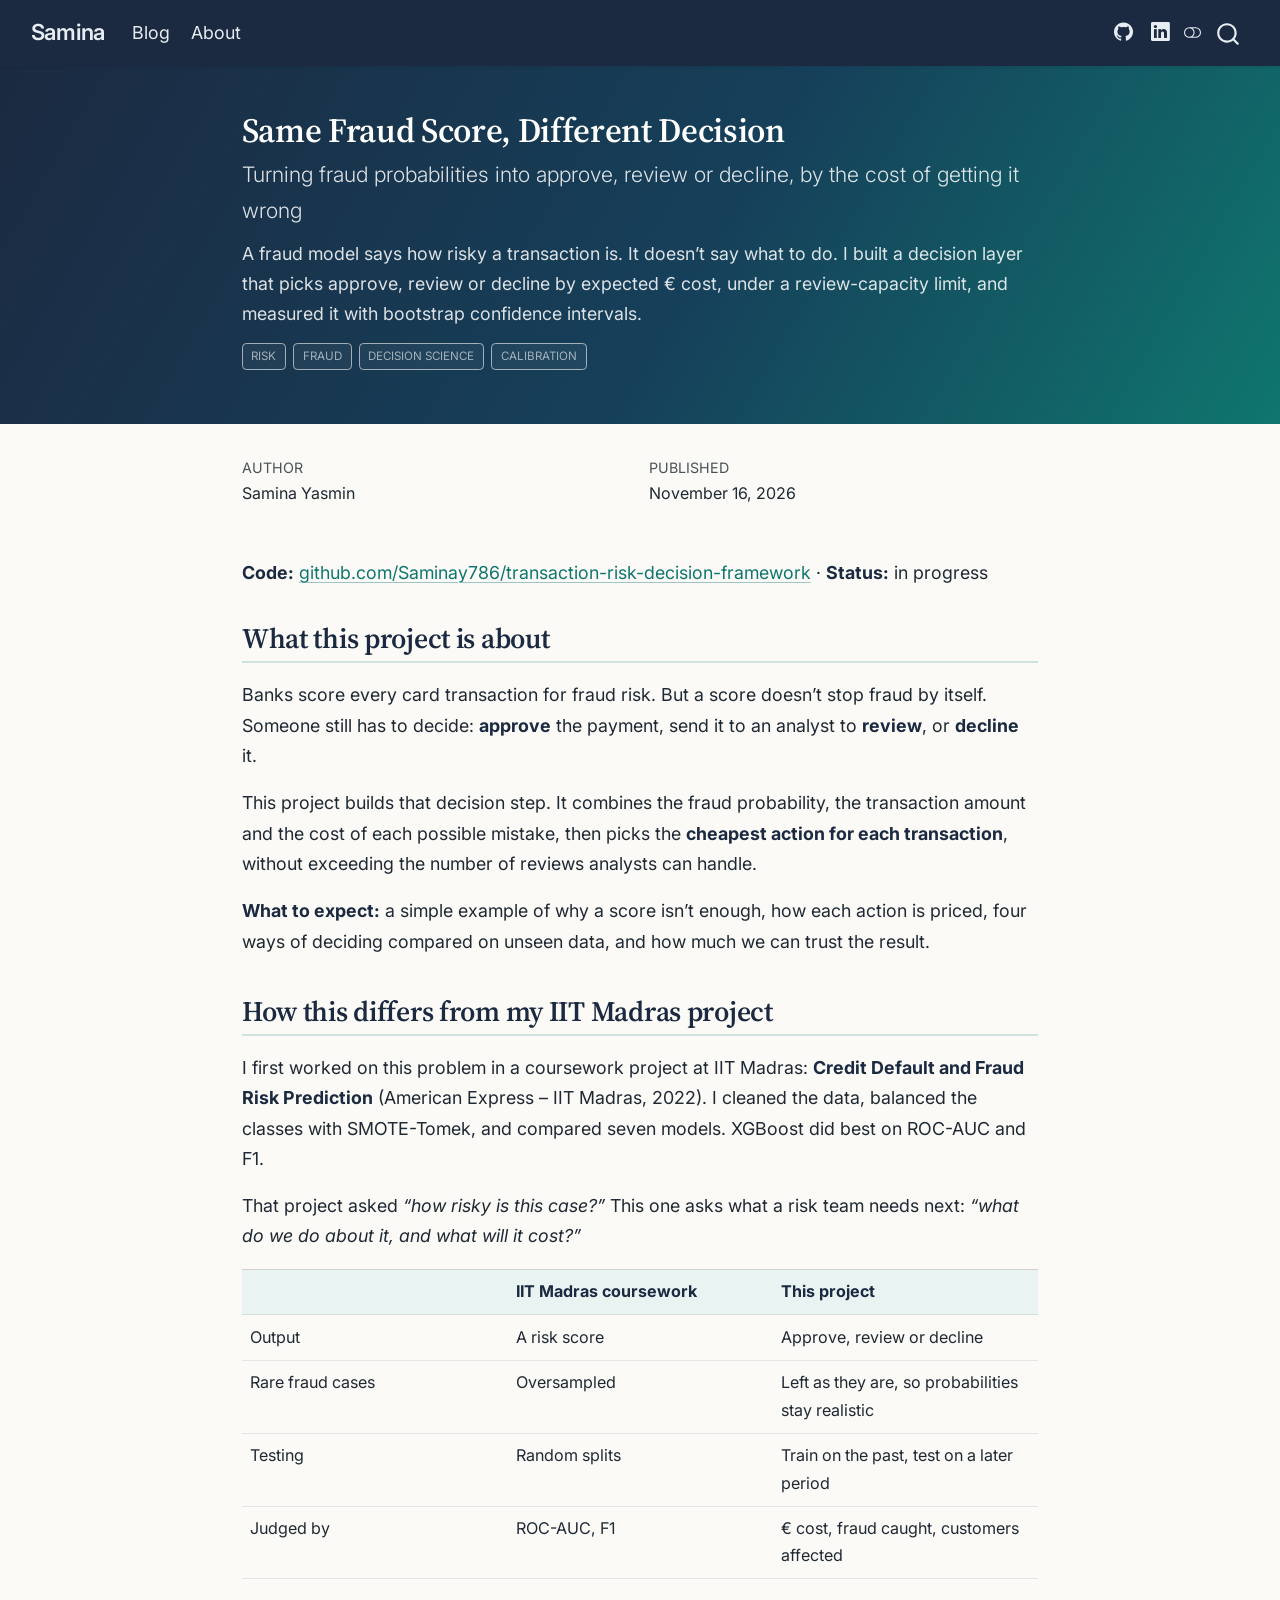
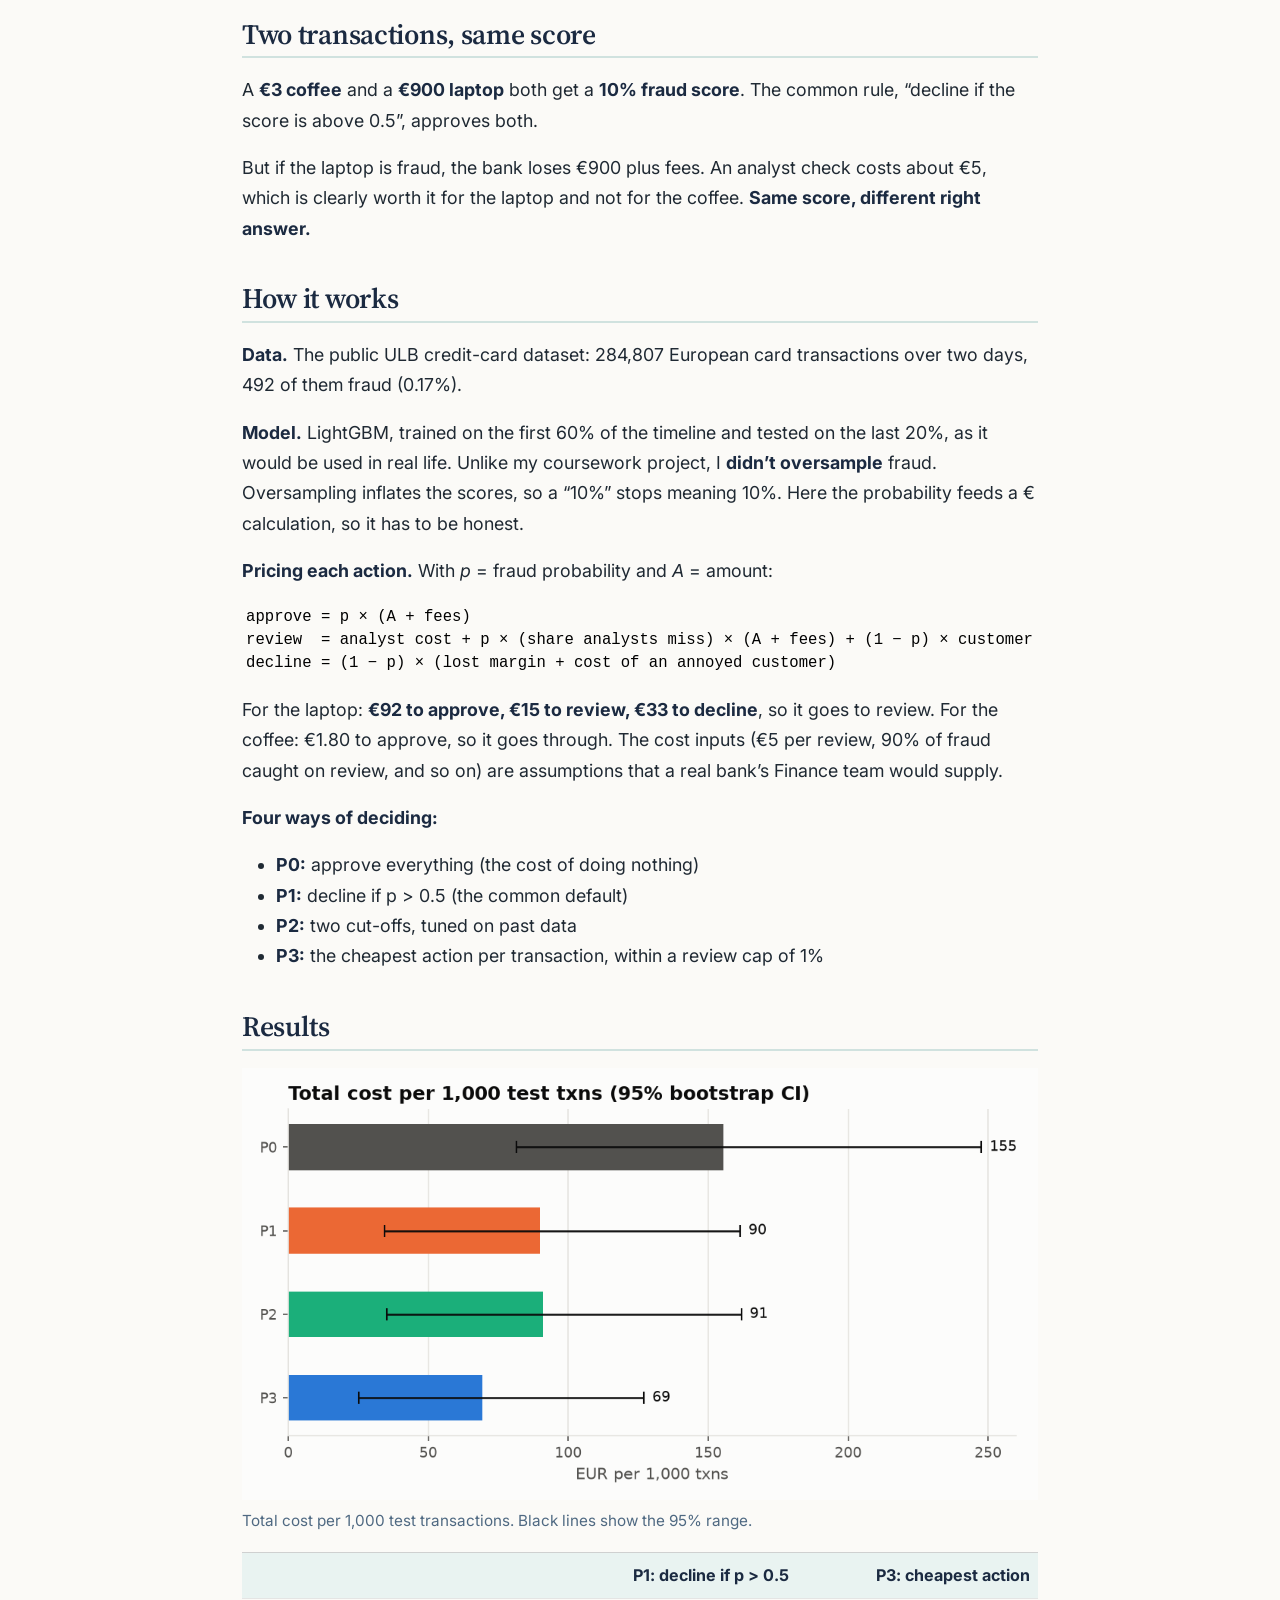
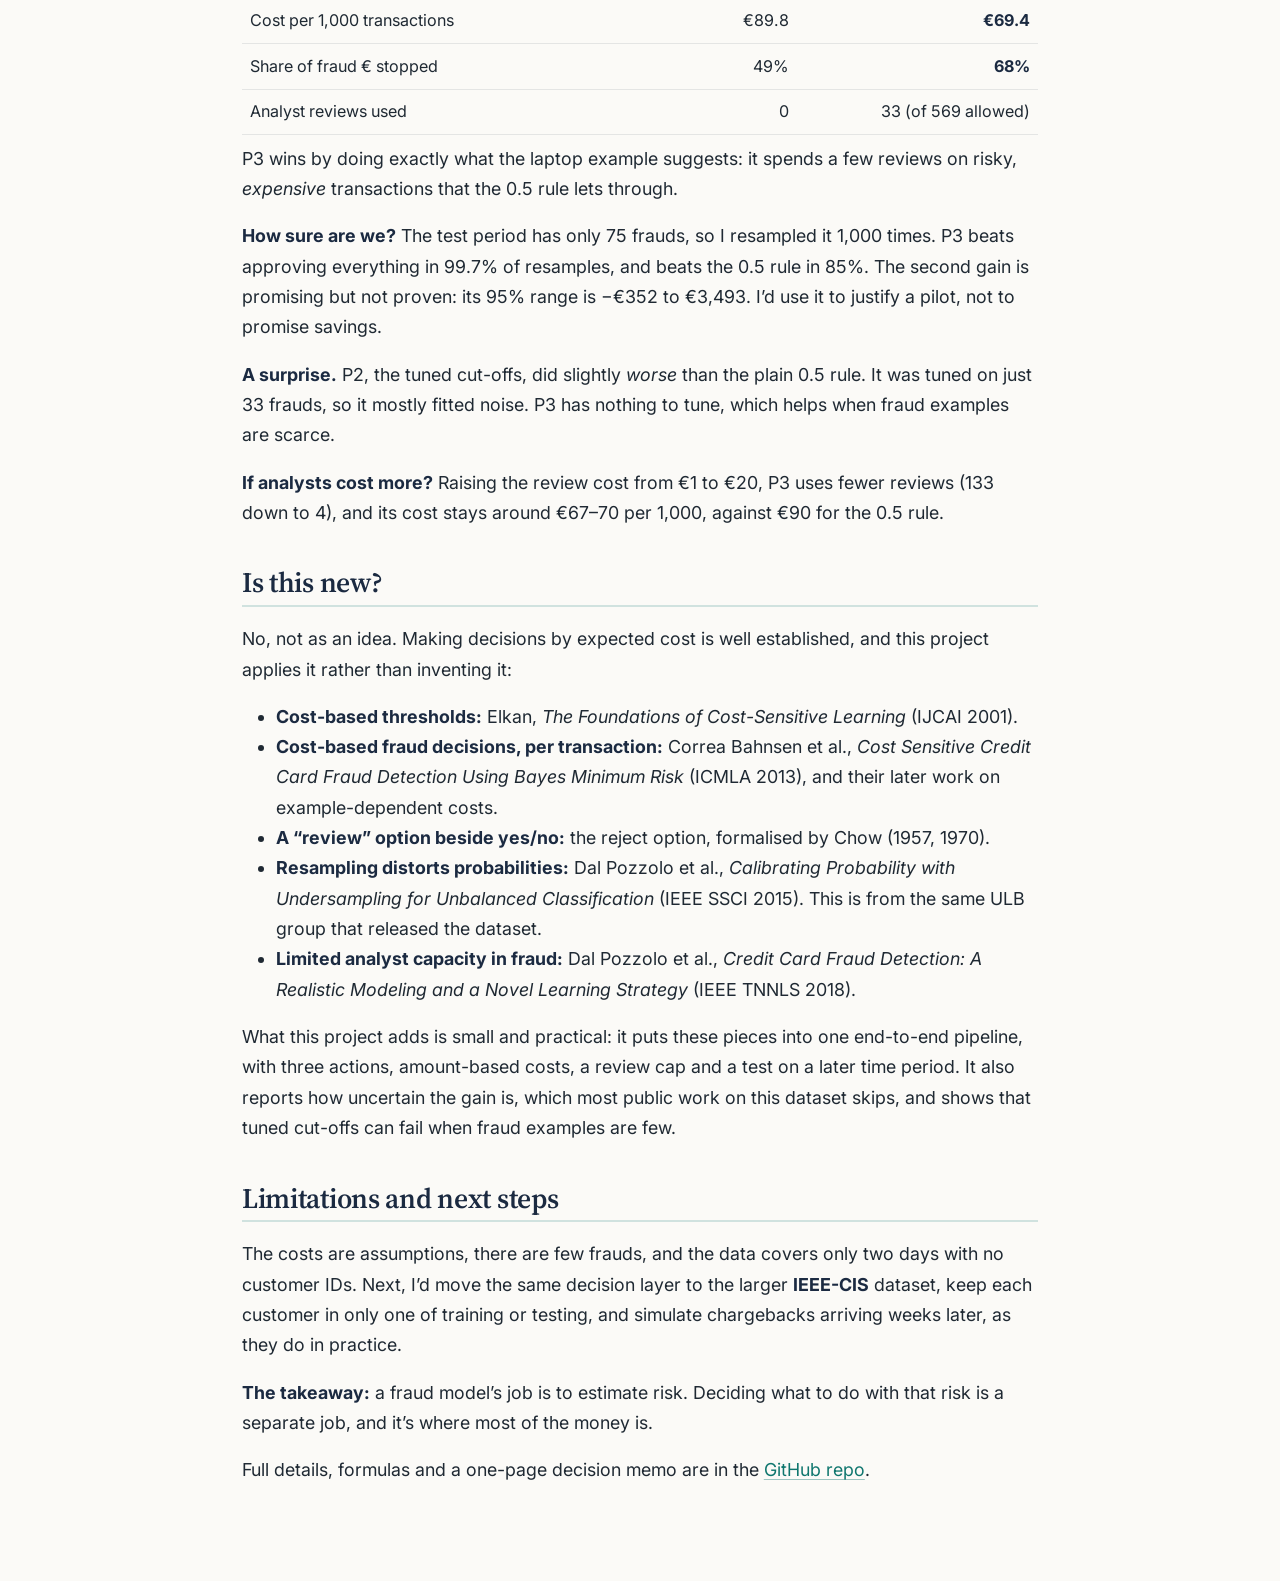
<file: posts/2026-11-16-fraud-score-to-decision/index.html>
<!DOCTYPE html>
<html xmlns="http://www.w3.org/1999/xhtml" lang="en" xml:lang="en"><head>

<meta charset="utf-8">
<meta name="generator" content="quarto-1.11.9">

<meta name="viewport" content="width=device-width, initial-scale=1.0, user-scalable=yes">

<meta name="author" content="Samina Yasmin">
<meta name="dcterms.date" content="2026-11-16">
<meta name="description" content="A fraud model says how risky a transaction is. It doesn’t say what to do. I built a decision layer that picks approve, review or decline by expected € cost, under a review-capacity limit, and measured it with bootstrap confidence intervals.">

<title>Same Fraud Score, Different Decision – Samina</title>
<style>
/* Default styles provided by pandoc.
** See https://pandoc.org/MANUAL.html#variables-for-html for config info.
*/
span.smallcaps{font-variant: small-caps;}
div.columns{display: flex; gap: 1.5em;}
div.column{flex: auto;}
@media screen {
div.columns{gap: min(4vw, 1.5em);}
div.column{overflow-x: auto;}
}
div.hanging-indent{margin-left: 1.5em; text-indent: -1.5em;}
ul.task-list{list-style: none;}
ul.task-list li input[type="checkbox"] {
  width: 0.8em;
  margin: 0 0.8em 0.2em -1em; /* quarto-specific, see https://github.com/quarto-dev/quarto-cli/issues/4556 */ 
  vertical-align: middle;
}
</style>


<script src="../../site_libs/quarto-nav/quarto-nav.js"></script>
<script src="../../site_libs/quarto-nav/headroom.min.js"></script>
<script src="../../site_libs/clipboard/clipboard.min.js"></script>
<script src="../../site_libs/quarto-search/autocomplete.umd.js"></script>
<script src="../../site_libs/quarto-search/fuse.min.js"></script>
<script src="../../site_libs/quarto-search/quarto-search.js"></script>
<meta name="quarto:offset" content="../../">
<script src="../../site_libs/quarto-html/quarto.js" type="module"></script>
<script src="../../site_libs/quarto-html/tabsets/tabsets.js" type="module"></script>
<script src="../../site_libs/quarto-html/scrollable-regions/scrollable-regions.js" type="module"></script>
<script src="../../site_libs/quarto-html/popper.min.js"></script>
<script src="../../site_libs/quarto-html/tippy.umd.min.js"></script>
<script src="../../site_libs/quarto-html/anchor.min.js"></script>
<link href="../../site_libs/quarto-html/tippy.css" rel="stylesheet">
<link href="../../site_libs/quarto-html/quarto-syntax-highlighting-63b5708e65d6cd79cd7618c58d0c21e7.css" rel="stylesheet" class="quarto-color-scheme" id="quarto-text-highlighting-styles">
<link href="../../site_libs/quarto-html/quarto-syntax-highlighting-dark-447e42e69aaa9833c0ba1b986f430b20.css" rel="stylesheet" class="quarto-color-scheme quarto-color-alternate" id="quarto-text-highlighting-styles">
<link href="../../site_libs/quarto-html/quarto-syntax-highlighting-63b5708e65d6cd79cd7618c58d0c21e7.css" rel="stylesheet" class="quarto-color-scheme-extra" id="quarto-text-highlighting-styles">
<script src="../../site_libs/bootstrap/bootstrap.min.js"></script>
<link href="../../site_libs/bootstrap/bootstrap-icons.css" rel="stylesheet">
<link href="../../site_libs/bootstrap/bootstrap-a97ca9bfbb498667065e94fabc60f417.min.css" rel="stylesheet" append-hash="true" class="quarto-color-scheme" id="quarto-bootstrap" data-mode="light">
<link href="../../site_libs/bootstrap/bootstrap-dark-599d90cf8260802e747ac96417eda14f.min.css" rel="stylesheet" append-hash="true" class="quarto-color-scheme quarto-color-alternate" id="quarto-bootstrap" data-mode="dark">
<link href="../../site_libs/bootstrap/bootstrap-a97ca9bfbb498667065e94fabc60f417.min.css" rel="stylesheet" append-hash="true" class="quarto-color-scheme-extra" id="quarto-bootstrap" data-mode="light">
<script id="quarto-search-options" type="application/json">{
  "location": "navbar",
  "copy-button": false,
  "collapse-after": 3,
  "panel-placement": "end",
  "type": "overlay",
  "limit": 50,
  "keyboard-shortcut": [
    "f",
    "/",
    "s"
  ],
  "show-item-context": false,
  "language": {
    "search-no-results-text": "No results",
    "search-matching-documents-text": "matching documents",
    "search-copy-link-title": "Copy link to search",
    "search-hide-matches-text": "Hide additional matches",
    "search-more-match-text": "more match in this document",
    "search-more-matches-text": "more matches in this document",
    "search-clear-button-title": "Clear",
    "search-text-placeholder": "",
    "search-detached-cancel-button-title": "Cancel",
    "search-submit-button-title": "Submit",
    "search-label": "Search"
  }
}</script>


<link rel="stylesheet" href="../../styles.css">
</head>

<body class="nav-fixed fullcontent quarto-light"><a id="quarto-skip-link" class="visually-hidden-focusable" href="#quarto-document-content">Skip to main content</a><script id="quarto-html-before-body" type="application/javascript">
    const toggleBodyColorMode = (bsSheetEl) => {
      const mode = bsSheetEl.getAttribute("data-mode");
      const bodyEl = window.document.querySelector("body");
      if (mode === "dark") {
        bodyEl.classList.add("quarto-dark");
        bodyEl.classList.remove("quarto-light");
      } else {
        bodyEl.classList.add("quarto-light");
        bodyEl.classList.remove("quarto-dark");
      }
    }
    const toggleBodyColorPrimary = () => {
      const bsSheetEl = window.document.querySelector("link#quarto-bootstrap:not([rel=disabled-stylesheet])");
      if (bsSheetEl) {
        toggleBodyColorMode(bsSheetEl);
      }
    }
    const setColorSchemeToggle = (alternate) => {
      const toggles = window.document.querySelectorAll('.quarto-color-scheme-toggle');
      for (let i=0; i < toggles.length; i++) {
        const toggle = toggles[i];
        if (toggle) {
          toggle.setAttribute("aria-checked", alternate ? "true" : "false");
          if (alternate) {
            toggle.classList.add("alternate");
          } else {
            toggle.classList.remove("alternate");
          }
        }
      }
    };
    const toggleColorMode = (alternate) => {
      // Switch the stylesheets
      const primaryStylesheets = window.document.querySelectorAll('link.quarto-color-scheme:not(.quarto-color-alternate)');
      const alternateStylesheets = window.document.querySelectorAll('link.quarto-color-scheme.quarto-color-alternate');
      manageTransitions('#quarto-margin-sidebar .nav-link', false);
      if (alternate) {
        // note: dark is layered on light, we don't disable primary!
        enableStylesheet(alternateStylesheets);
        for (const sheetNode of alternateStylesheets) {
          if (sheetNode.id === "quarto-bootstrap") {
            toggleBodyColorMode(sheetNode);
          }
        }
      } else {
        disableStylesheet(alternateStylesheets);
        enableStylesheet(primaryStylesheets)
        toggleBodyColorPrimary();
      }
      manageTransitions('#quarto-margin-sidebar .nav-link', true);
      // Switch the toggles
      setColorSchemeToggle(alternate)
    }
    // Hack to workaround the fact that safari doesn't
    // properly recolor the scrollbar when toggling (#1455).
    // Not run on load: stylesheets are set before first paint there, and
    // scrolling would undo the scroll to a URL fragment (#14973).
    // The one pixel nudge keeps the reader where they were.
    const refreshSafariScrollbar = () => {
      if (navigator.userAgent.indexOf('Safari') > 0 && navigator.userAgent.indexOf('Chrome') == -1) {
        manageTransitions("body", false);
        const scrollY = window.scrollY;
        window.scrollTo(0, scrollY > 0 ? scrollY - 1 : 1);
        setTimeout(() => {
          window.scrollTo(0, scrollY);
          manageTransitions("body", true);
        }, 40);
      }
    }
    const disableStylesheet = (stylesheets) => {
      for (let i=0; i < stylesheets.length; i++) {
        const stylesheet = stylesheets[i];
        stylesheet.rel = 'disabled-stylesheet';
      }
    }
    const enableStylesheet = (stylesheets) => {
      for (let i=0; i < stylesheets.length; i++) {
        const stylesheet = stylesheets[i];
        if(stylesheet.rel !== 'stylesheet') { // for Chrome, which will still FOUC without this check
          stylesheet.rel = 'stylesheet';
        }
      }
    }
    const manageTransitions = (selector, allowTransitions) => {
      const els = window.document.querySelectorAll(selector);
      for (let i=0; i < els.length; i++) {
        const el = els[i];
        if (allowTransitions) {
          el.classList.remove('notransition');
        } else {
          el.classList.add('notransition');
        }
      }
    }
    const isFileUrl = () => {
      return window.location.protocol === 'file:';
    }
    const hasAlternateSentinel = () => {
      let styleSentinel = getColorSchemeSentinel();
      if (styleSentinel !== null) {
        return styleSentinel === "alternate";
      } else {
        return false;
      }
    }
    const setStyleSentinel = (alternate) => {
      const value = alternate ? "alternate" : "default";
      if (!isFileUrl()) {
        window.localStorage.setItem("quarto-color-scheme", value);
      } else {
        localAlternateSentinel = value;
      }
    }
    const getColorSchemeSentinel = () => {
      if (!isFileUrl()) {
        const storageValue = window.localStorage.getItem("quarto-color-scheme");
        return storageValue != null ? storageValue : localAlternateSentinel;
      } else {
        return localAlternateSentinel;
      }
    }
    const toggleGiscusIfUsed = (isAlternate, darkModeDefault) => {
      const baseTheme = document.querySelector('#giscus-base-theme')?.value ?? 'light';
      const alternateTheme = document.querySelector('#giscus-alt-theme')?.value ?? 'dark';
      let newTheme = '';
      if(authorPrefersDark) {
        newTheme = isAlternate ? baseTheme : alternateTheme;
      } else {
        newTheme = isAlternate ? alternateTheme : baseTheme;
      }
      const changeGiscusTheme = () => {
        // From: https://github.com/giscus/giscus/issues/336
        const sendMessage = (message) => {
          const iframe = document.querySelector('iframe.giscus-frame');
          if (!iframe) return;
          iframe.contentWindow.postMessage({ giscus: message }, 'https://giscus.app');
        }
        sendMessage({
          setConfig: {
            theme: newTheme
          }
        });
      }
      const isGiscussLoaded = window.document.querySelector('iframe.giscus-frame') !== null;
      if (isGiscussLoaded) {
        changeGiscusTheme();
      }
    };
    const authorPrefersDark = false;
    const darkModeDefault = authorPrefersDark;
      document.querySelector('link#quarto-text-highlighting-styles.quarto-color-scheme-extra').rel = 'disabled-stylesheet';
      document.querySelector('link#quarto-bootstrap.quarto-color-scheme-extra').rel = 'disabled-stylesheet';
    let localAlternateSentinel = darkModeDefault ? 'alternate' : 'default';
    // Dark / light mode switch
    window.quartoToggleColorScheme = () => {
      // Read the current dark / light value
      let toAlternate = !hasAlternateSentinel();
      toggleColorMode(toAlternate);
      refreshSafariScrollbar();
      setStyleSentinel(toAlternate);
      toggleGiscusIfUsed(toAlternate, darkModeDefault);
      window.dispatchEvent(new Event('resize'));
    };
    // Switch to dark mode if need be
    if (hasAlternateSentinel()) {
      toggleColorMode(true);
    } else {
      toggleColorMode(false);
    }
  </script>

<div id="quarto-search-results"></div>
  <header id="quarto-header" class="headroom fixed-top quarto-banner">
    <nav class="navbar navbar-expand-lg " data-bs-theme="dark" aria-label="Site">
      <div class="navbar-container container-fluid">
      <div class="navbar-brand-container mx-auto">
    <a class="navbar-brand" href="../../index.html">
    <span class="navbar-title">Samina</span>
    </a>
  </div>
          <button class="navbar-toggler" type="button" data-bs-toggle="collapse" data-bs-target="#navbarCollapse" aria-controls="navbarCollapse" aria-expanded="false" aria-label="Toggle navigation" onclick="if (window.quartoToggleHeadroom) { window.quartoToggleHeadroom(); }">
  <span class="navbar-toggler-icon"></span>
</button>
          <div class="collapse navbar-collapse" id="navbarCollapse">
            <ul class="navbar-nav navbar-nav-scroll me-auto">
  <li class="nav-item">
    <a class="nav-link" href="../../index.html"> 
<span class="menu-text">Blog</span></a>
  </li>  
  <li class="nav-item">
    <a class="nav-link" href="../../about.html"> 
<span class="menu-text">About</span></a>
  </li>  
</ul>
            <ul class="navbar-nav navbar-nav-scroll ms-auto">
  <li class="nav-item compact">
    <a class="nav-link" href="https://github.com/Saminay786"> <i class="bi bi-github" role="img">
</i> 
<span class="menu-text"></span></a>
  </li>  
  <li class="nav-item compact">
    <a class="nav-link" href="https://www.linkedin.com/in/samina-yasmin-800a2614a/"> <i class="bi bi-linkedin" role="img">
</i> 
<span class="menu-text"></span></a>
  </li>  
</ul>
          </div> <!-- /navcollapse -->
            <div class="quarto-navbar-tools">
  <button type="button" role="switch" aria-checked="false" class="quarto-color-scheme-toggle quarto-navigation-tool  px-1" onclick="window.quartoToggleColorScheme(); return false;" title="Toggle dark mode" aria-label="Toggle dark mode"><i class="bi"></i></button>
</div>
            <div id="quarto-search" class="" title="Search"></div>
      </div> <!-- /container-fluid -->
    </nav>
</header>
<!-- content -->
<header id="title-block-header" class="quarto-title-block default page-columns page-full">
  <div class="quarto-title-banner page-columns page-full">
    <div class="quarto-title column-body">
      <h1 class="title">Same Fraud Score, Different Decision</h1>
            <p class="subtitle lead">Turning fraud probabilities into approve, review or decline, by the cost of getting it wrong</p>
                  <div>
        <div class="description">
          A fraud model says how risky a transaction is. It doesn’t say what to do. I built a decision layer that picks approve, review or decline by expected € cost, under a review-capacity limit, and measured it with bootstrap confidence intervals.
        </div>
      </div>
                          <div class="quarto-categories">
                <div class="quarto-category">risk</div>
                <div class="quarto-category">fraud</div>
                <div class="quarto-category">decision science</div>
                <div class="quarto-category">calibration</div>
              </div>
                  </div>
  </div>
    
  
  <div class="quarto-title-meta">

      <div>
      <div class="quarto-title-meta-heading">Author</div>
      <div class="quarto-title-meta-contents">
               <p>Samina Yasmin </p>
            </div>
    </div>
      
      <div>
      <div class="quarto-title-meta-heading">Published</div>
      <div class="quarto-title-meta-contents">
        <p class="date">November 16, 2026</p>
      </div>
    </div>
    
      
    </div>
    
  
  </header><div id="quarto-content" class="quarto-container page-columns page-rows-contents page-layout-article page-navbar">
<!-- sidebar -->
<!-- margin-sidebar -->
    
<!-- main -->
<main class="content quarto-banner-title-block" id="quarto-document-content" tabindex="-1">






<p><strong>Code:</strong> <a href="https://github.com/Saminay786/transaction-risk-decision-framework">github.com/Saminay786/transaction-risk-decision-framework</a> · <strong>Status:</strong> in progress</p>
<section id="what-this-project-is-about" class="level2">
<h2 class="anchored" data-anchor-id="what-this-project-is-about">What this project is about</h2>
<p>Banks score every card transaction for fraud risk. But a score doesn’t stop fraud by itself. Someone still has to decide: <strong>approve</strong> the payment, send it to an analyst to <strong>review</strong>, or <strong>decline</strong> it.</p>
<p>This project builds that decision step. It combines the fraud probability, the transaction amount and the cost of each possible mistake, then picks the <strong>cheapest action for each transaction</strong>, without exceeding the number of reviews analysts can handle.</p>
<p><strong>What to expect:</strong> a simple example of why a score isn’t enough, how each action is priced, four ways of deciding compared on unseen data, and how much we can trust the result.</p>
</section>
<section id="how-this-differs-from-my-iit-madras-project" class="level2">
<h2 class="anchored" data-anchor-id="how-this-differs-from-my-iit-madras-project">How this differs from my IIT Madras project</h2>
<p>I first worked on this problem in a coursework project at IIT Madras: <strong>Credit Default and Fraud Risk Prediction</strong> (American Express – IIT Madras, 2022). I cleaned the data, balanced the classes with SMOTE-Tomek, and compared seven models. XGBoost did best on ROC-AUC and F1.</p>
<p>That project asked <em>“how risky is this case?”</em> This one asks what a risk team needs next: <em>“what do we do about it, and what will it cost?”</em></p>
<table class="caption-top table">
<colgroup>
<col style="width: 33%">
<col style="width: 33%">
<col style="width: 33%">
</colgroup>
<thead>
<tr class="header">
<th></th>
<th>IIT Madras coursework</th>
<th>This project</th>
</tr>
</thead>
<tbody>
<tr class="odd">
<td>Output</td>
<td>A risk score</td>
<td>Approve, review or decline</td>
</tr>
<tr class="even">
<td>Rare fraud cases</td>
<td>Oversampled</td>
<td>Left as they are, so probabilities stay realistic</td>
</tr>
<tr class="odd">
<td>Testing</td>
<td>Random splits</td>
<td>Train on the past, test on a later period</td>
</tr>
<tr class="even">
<td>Judged by</td>
<td>ROC-AUC, F1</td>
<td>€ cost, fraud caught, customers affected</td>
</tr>
</tbody>
</table>
</section>
<section id="two-transactions-same-score" class="level2">
<h2 class="anchored" data-anchor-id="two-transactions-same-score">Two transactions, same score</h2>
<p>A <strong>€3 coffee</strong> and a <strong>€900 laptop</strong> both get a <strong>10% fraud score</strong>. The common rule, “decline if the score is above 0.5”, approves both.</p>
<p>But if the laptop is fraud, the bank loses €900 plus fees. An analyst check costs about €5, which is clearly worth it for the laptop and not for the coffee. <strong>Same score, different right answer.</strong></p>
</section>
<section id="how-it-works" class="level2">
<h2 class="anchored" data-anchor-id="how-it-works">How it works</h2>
<p><strong>Data.</strong> The public ULB credit-card dataset: 284,807 European card transactions over two days, 492 of them fraud (0.17%).</p>
<p><strong>Model.</strong> LightGBM, trained on the first 60% of the timeline and tested on the last 20%, as it would be used in real life. Unlike my coursework project, I <strong>didn’t oversample</strong> fraud. Oversampling inflates the scores, so a “10%” stops meaning 10%. Here the probability feeds a € calculation, so it has to be honest.</p>
<p><strong>Pricing each action.</strong> With <em>p</em> = fraud probability and <em>A</em> = amount:</p>
<pre><code>approve = p × (A + fees)
review  = analyst cost + p × (share analysts miss) × (A + fees) + (1 − p) × customer delay
decline = (1 − p) × (lost margin + cost of an annoyed customer)</code></pre>
<p>For the laptop: <strong>€92 to approve, €15 to review, €33 to decline</strong>, so it goes to review. For the coffee: €1.80 to approve, so it goes through. The cost inputs (€5 per review, 90% of fraud caught on review, and so on) are assumptions that a real bank’s Finance team would supply.</p>
<p><strong>Four ways of deciding:</strong></p>
<ul>
<li><strong>P0:</strong> approve everything (the cost of doing nothing)</li>
<li><strong>P1:</strong> decline if p &gt; 0.5 (the common default)</li>
<li><strong>P2:</strong> two cut-offs, tuned on past data</li>
<li><strong>P3:</strong> the cheapest action per transaction, within a review cap of 1%</li>
</ul>
</section>
<section id="results" class="level2">
<h2 class="anchored" data-anchor-id="results">Results</h2>
<div class="quarto-figure quarto-figure-center">
<figure class="figure">
<p><img src="cost_by_policy.png" class="img-fluid figure-img" alt="Horizontal bar chart of cost per 1,000 transactions: approve-all €155, P1 €90, P2 €91, P3 €69, with wide overlapping error bars."></p>
<figcaption>Total cost per 1,000 test transactions. Black lines show the 95% range.</figcaption>
</figure>
</div>
<table class="caption-top table">
<thead>
<tr class="header">
<th></th>
<th style="text-align: right;">P1: decline if p &gt; 0.5</th>
<th style="text-align: right;">P3: cheapest action</th>
</tr>
</thead>
<tbody>
<tr class="odd">
<td>Cost per 1,000 transactions</td>
<td style="text-align: right;">€89.8</td>
<td style="text-align: right;"><strong>€69.4</strong></td>
</tr>
<tr class="even">
<td>Share of fraud € stopped</td>
<td style="text-align: right;">49%</td>
<td style="text-align: right;"><strong>68%</strong></td>
</tr>
<tr class="odd">
<td>Analyst reviews used</td>
<td style="text-align: right;">0</td>
<td style="text-align: right;">33 (of 569 allowed)</td>
</tr>
</tbody>
</table>
<p>P3 wins by doing exactly what the laptop example suggests: it spends a few reviews on risky, <em>expensive</em> transactions that the 0.5 rule lets through.</p>
<p><strong>How sure are we?</strong> The test period has only 75 frauds, so I resampled it 1,000 times. P3 beats approving everything in 99.7% of resamples, and beats the 0.5 rule in 85%. The second gain is promising but not proven: its 95% range is −€352 to €3,493. I’d use it to justify a pilot, not to promise savings.</p>
<p><strong>A surprise.</strong> P2, the tuned cut-offs, did slightly <em>worse</em> than the plain 0.5 rule. It was tuned on just 33 frauds, so it mostly fitted noise. P3 has nothing to tune, which helps when fraud examples are scarce.</p>
<p><strong>If analysts cost more?</strong> Raising the review cost from €1 to €20, P3 uses fewer reviews (133 down to 4), and its cost stays around €67–70 per 1,000, against €90 for the 0.5 rule.</p>
</section>
<section id="is-this-new" class="level2">
<h2 class="anchored" data-anchor-id="is-this-new">Is this new?</h2>
<p>No, not as an idea. Making decisions by expected cost is well established, and this project applies it rather than inventing it:</p>
<ul>
<li><strong>Cost-based thresholds:</strong> Elkan, <em>The Foundations of Cost-Sensitive Learning</em> (IJCAI 2001).</li>
<li><strong>Cost-based fraud decisions, per transaction:</strong> Correa Bahnsen et al., <em>Cost Sensitive Credit Card Fraud Detection Using Bayes Minimum Risk</em> (ICMLA 2013), and their later work on example-dependent costs.</li>
<li><strong>A “review” option beside yes/no:</strong> the reject option, formalised by Chow (1957, 1970).</li>
<li><strong>Resampling distorts probabilities:</strong> Dal Pozzolo et al., <em>Calibrating Probability with Undersampling for Unbalanced Classification</em> (IEEE SSCI 2015). This is from the same ULB group that released the dataset.</li>
<li><strong>Limited analyst capacity in fraud:</strong> Dal Pozzolo et al., <em>Credit Card Fraud Detection: A Realistic Modeling and a Novel Learning Strategy</em> (IEEE TNNLS 2018).</li>
</ul>
<p>What this project adds is small and practical: it puts these pieces into one end-to-end pipeline, with three actions, amount-based costs, a review cap and a test on a later time period. It also reports how uncertain the gain is, which most public work on this dataset skips, and shows that tuned cut-offs can fail when fraud examples are few.</p>
</section>
<section id="limitations-and-next-steps" class="level2">
<h2 class="anchored" data-anchor-id="limitations-and-next-steps">Limitations and next steps</h2>
<p>The costs are assumptions, there are few frauds, and the data covers only two days with no customer IDs. Next, I’d move the same decision layer to the larger <strong>IEEE-CIS</strong> dataset, keep each customer in only one of training or testing, and simulate chargebacks arriving weeks later, as they do in practice.</p>
<p><strong>The takeaway:</strong> a fraud model’s job is to estimate risk. Deciding what to do with that risk is a separate job, and it’s where most of the money is.</p>
<p>Full details, formulas and a one-page decision memo are in the <a href="https://github.com/Saminay786/transaction-risk-decision-framework">GitHub repo</a>.</p>


</section>

</main> <!-- /main -->
<script id="quarto-html-after-body" type="application/javascript">
  window.document.addEventListener("DOMContentLoaded", function (event) {
    // Ensure there is a toggle, if there isn't float one in the top right
    if (window.document.querySelector('.quarto-color-scheme-toggle') === null) {
      const toggle = window.document.createElement('button');
      toggle.type = "button";
      toggle.setAttribute("role", "switch");
      toggle.setAttribute("aria-checked", "false");
      toggle.classList.add('top-right');
      toggle.classList.add('quarto-color-scheme-toggle');
      toggle.setAttribute("aria-label", "Toggle dark mode");
      toggle.onclick = function() { try { window.quartoToggleColorScheme(); } catch {} return false; };
      const i = window.document.createElement("i");
      i.classList.add('bi');
      toggle.appendChild(i);
      // Put the toggle in a landmark of its own, so that landmark navigation
      // can reach it.
      //
      // The container is always a fresh direct child of body, and the toggle is
      // never moved into page furniture that the theme or the author controls.
      // The toggle is positioned against the page, so any ancestor that
      // establishes a containing block captures it: a positioned element or a
      // grid for position: absolute, and transform, filter, will-change or
      // contain for position: fixed. A direct child of body has none of these
      // to inherit, and the shift when one appears is silent and visual.
      //
      // ARIA says a document should have at most one banner, and axe reports a
      // duplicate whether or not the banners carry distinct labels. So use a
      // header when the page has no banner yet, and a named region otherwise.
      //
      // A header is a banner wherever it sits, unless it is inside sectioning
      // content, so this cannot just look at the children of body: a custom
      // page layout wraps the title block header in a plain div. An explicit
      // role="banner" always counts.
      const sectioning = 'article, aside, main, nav, section, [role="article"], [role="complementary"], [role="main"], [role="navigation"], [role="region"]';
      const hasBanner = Array.from(
        window.document.querySelectorAll('header:not([role]), [role="banner"]')
      ).some(function(el) {
        return el.hasAttribute("role") || el.closest(sectioning) === null;
      });
      const container = window.document.createElement(hasBanner ? "div" : "header");
      if (hasBanner) {
        container.setAttribute("role", "region");
        container.setAttribute("aria-label", "Toggle dark mode");
      }
      container.classList.add('quarto-color-scheme-toggle-container');
      container.appendChild(toggle);
      window.document.body.appendChild(container);
    }
    setColorSchemeToggle(hasAlternateSentinel())
    const icon = "";
    const anchorJS = new window.AnchorJS();
    anchorJS.options = {
      placement: 'right',
      icon: icon
    };
    anchorJS.add('.anchored');
    const isCodeAnnotation = (el) => {
      for (const clz of el.classList) {
        if (clz.startsWith('code-annotation-')) {                     
          return true;
        }
      }
      return false;
    }
    const onCopySuccess = function(e) {
      // button target
      const button = e.trigger;
      // don't keep focus
      button.blur();
      // flash "checked"
      button.classList.add('code-copy-button-checked');
      var currentTitle = button.getAttribute("title");
      button.setAttribute("title", "Copied!");
      let tooltip;
      if (window.bootstrap) {
        button.setAttribute("data-bs-toggle", "tooltip");
        button.setAttribute("data-bs-placement", "left");
        button.setAttribute("data-bs-title", "Copied!");
        tooltip = new bootstrap.Tooltip(button, 
          { trigger: "manual", 
            customClass: "code-copy-button-tooltip",
            offset: [0, -8]});
        tooltip.show();    
      }
      setTimeout(function() {
        if (tooltip) {
          tooltip.hide();
          button.removeAttribute("data-bs-title");
          button.removeAttribute("data-bs-toggle");
          button.removeAttribute("data-bs-placement");
        }
        button.setAttribute("title", currentTitle);
        button.classList.remove('code-copy-button-checked');
      }, 1000);
      // clear code selection
      e.clearSelection();
    }
    const getTextToCopy = function(trigger) {
      const outerScaffold = trigger.parentElement.cloneNode(true);
      const codeEl = outerScaffold.querySelector('code');
      for (const childEl of codeEl.children) {
        if (isCodeAnnotation(childEl)) {
          childEl.remove();
        }
      }
      return codeEl.innerText;
    }
    const clipboard = new window.ClipboardJS('.code-copy-button:not([data-in-quarto-modal])', {
      text: getTextToCopy
    });
    clipboard.on('success', onCopySuccess);
    if (window.document.getElementById('quarto-embedded-source-code-modal')) {
      const clipboardModal = new window.ClipboardJS('.code-copy-button[data-in-quarto-modal]', {
        text: getTextToCopy,
        container: window.document.getElementById('quarto-embedded-source-code-modal')
      });
      clipboardModal.on('success', onCopySuccess);
    }
      var localhostRegex = new RegExp(/^(?:http|https):\/\/localhost\:?[0-9]*\//);
      var mailtoRegex = new RegExp(/^mailto:/);
        var filterRegex = new RegExp("https:\/\/saminay786\.github\.io");
      var isInternal = (href) => {
          return filterRegex.test(href) || localhostRegex.test(href) || mailtoRegex.test(href);
      }
      // Inspect non-navigation links and adorn them if external
      window.quartoDecorateExternalLinks = function (root) {
     var links = (root || window.document).querySelectorAll('a[href]:not(.nav-link):not(.navbar-brand):not(.toc-action):not(.sidebar-link):not(.sidebar-item-toggle):not(.pagination-link):not(.no-external):not([aria-hidden]):not(.dropdown-item):not(.quarto-navigation-tool):not(.about-link)');
      for (var i=0; i<links.length; i++) {
        const link = links[i];
        if (!isInternal(link.href)) {
          // undo the damage that might have been done by quarto-nav.js in the case of
          // links that we want to consider external
          if (link.dataset.originalHref !== undefined) {
            link.href = link.dataset.originalHref;
          }
          if (!link.classList.contains('no-external-icon')) {
          }
        }
      }
      };
      window.quartoDecorateExternalLinks(window.document);
    // Esc closes the popup (WCAG 1.4.13) and focus leaving both trigger and
    // popup closes it (WCAG 2.4.11); tippy handles neither for interactive popups.
    const hideOnEscAndFocusOut = {
      name: 'hideOnEscAndFocusOut',
      defaultValue: true,
      fn(instance) {
        const dismiss = () => {
          // A show scheduled by the trigger delay would otherwise reopen it
          instance.clearDelayTimeouts();
          instance.hide();
        };
        const onKeyDown = (event) => {
          if (event.key !== 'Escape') {
            return;
          }
          // Keep Esc from also reaching page handlers (e.g. reveal.js overview),
          // except an open reveal.js slide menu, which Esc should close too.
          // The menu handles keys only when its keyboard option is on.
          const menuHandlesEsc = window.Reveal?.getPlugin?.('menu')?.isOpen() &&
            window.Reveal.getConfig().menu?.keyboard !== false;
          if (!menuHandlesEsc) {
            event.stopPropagation();
          }
          if (instance.popper.contains(window.document.activeElement)) {
            // Disabled while refocusing so the focus trigger does not reopen it
            instance.disable();
            instance.reference.focus();
            instance.enable();
          }
          dismiss();
        };
        const onFocusOut = (event) => {
          const target = event.relatedTarget;
          if (target && !instance.reference.contains(target) &&
              !instance.popper.contains(target)) {
            dismiss();
          }
        };
        // On the trigger too: a click trigger (code-annotations: select) has no
        // blur handling. Attached for the instance's lifetime so leaving the
        // trigger also cancels a show still pending on the trigger delay.
        instance.reference.addEventListener('focusout', onFocusOut);
        return {
          onShow() {
            window.document.addEventListener('keydown', onKeyDown, true);
            instance.popper.addEventListener('focusout', onFocusOut);
          },
          onHide() {
            window.document.removeEventListener('keydown', onKeyDown, true);
            instance.popper.removeEventListener('focusout', onFocusOut);
          },
          onDestroy() {
            instance.reference.removeEventListener('focusout', onFocusOut);
          },
        };
      },
    };
    function tippyHover(el, contentFn, onTriggerFn, onUntriggerFn) {
      const config = {
        allowHTML: true,
        maxWidth: 500,
        delay: 100,
        arrow: false,
        appendTo: function(el) {
            return el.parentElement;
        },
        interactive: true,
        interactiveBorder: 10,
        theme: 'quarto',
        placement: 'bottom-start',
        plugins: [hideOnEscAndFocusOut],
      };
      if (contentFn) {
        config.content = contentFn;
      }
      if (onTriggerFn) {
        config.onTrigger = onTriggerFn;
      }
      if (onUntriggerFn) {
        config.onUntrigger = onUntriggerFn;
      }
      window.tippy(el, config); 
    }
    const noterefs = window.document.querySelectorAll('a[role="doc-noteref"]');
    for (var i=0; i<noterefs.length; i++) {
      const ref = noterefs[i];
      tippyHover(ref, function() {
        // use id or data attribute instead here
        let href = ref.getAttribute('data-footnote-href') || ref.getAttribute('href');
        try { href = new URL(href).hash; } catch {}
        const id = href.replace(/^#\/?/, "");
        const note = window.document.getElementById(id);
        if (note) {
          return note.innerHTML;
        } else {
          return "";
        }
      });
    }
    const xrefs = window.document.querySelectorAll('a.quarto-xref');
    const processXRef = (id, note) => {
      // Strip column container classes
      const stripColumnClz = (el) => {
        el.classList.remove("page-full", "page-columns");
        if (el.children) {
          for (const child of el.children) {
            stripColumnClz(child);
          }
        }
      }
      stripColumnClz(note)
      if (id === null || id.startsWith('sec-')) {
        // Special case sections, only their first couple elements
        const container = document.createElement("div");
        if (note.children && note.children.length > 2) {
          container.appendChild(note.children[0].cloneNode(true));
          for (let i = 1; i < note.children.length; i++) {
            const child = note.children[i];
            if (child.tagName === "P" && child.innerText === "") {
              continue;
            } else {
              container.appendChild(child.cloneNode(true));
              break;
            }
          }
          if (window.Quarto?.typesetMath) {
            window.Quarto.typesetMath(container);
          }
          return container.innerHTML
        } else {
          if (window.Quarto?.typesetMath) {
            window.Quarto.typesetMath(note);
          }
          return note.innerHTML;
        }
      } else {
        // Remove any anchor links if they are present
        const anchorLink = note.querySelector('a.anchorjs-link');
        if (anchorLink) {
          anchorLink.remove();
        }
        if (window.Quarto?.typesetMath) {
          window.Quarto.typesetMath(note);
        }
        if (note.classList.contains("callout")) {
          return note.outerHTML;
        } else {
          return note.innerHTML;
        }
      }
    }
    for (var i=0; i<xrefs.length; i++) {
      const xref = xrefs[i];
      tippyHover(xref, undefined, function(instance) {
        instance.disable();
        let url = xref.getAttribute('href');
        let hash = undefined; 
        if (url.startsWith('#')) {
          hash = url;
        } else {
          try { hash = new URL(url).hash; } catch {}
        }
        if (hash) {
          const id = hash.replace(/^#\/?/, "");
          const note = window.document.getElementById(id);
          if (note !== null) {
            try {
              const html = processXRef(id, note.cloneNode(true));
              instance.setContent(html);
            } finally {
              instance.enable();
              instance.show();
            }
          } else {
            // See if we can fetch this
            fetch(url.split('#')[0])
            .then(res => res.text())
            .then(html => {
              const parser = new DOMParser();
              const htmlDoc = parser.parseFromString(html, "text/html");
              const note = htmlDoc.getElementById(id);
              if (note !== null) {
                const html = processXRef(id, note);
                instance.setContent(html);
              } 
            }).finally(() => {
              instance.enable();
              instance.show();
            });
          }
        } else {
          // See if we can fetch a full url (with no hash to target)
          // This is a special case and we should probably do some content thinning / targeting
          fetch(url)
          .then(res => res.text())
          .then(html => {
            const parser = new DOMParser();
            const htmlDoc = parser.parseFromString(html, "text/html");
            const note = htmlDoc.querySelector('main.content');
            if (note !== null) {
              // This should only happen for chapter cross references
              // (since there is no id in the URL)
              // remove the first header
              if (note.children.length > 0 && note.children[0].tagName === "HEADER") {
                note.children[0].remove();
              }
              const html = processXRef(null, note);
              instance.setContent(html);
            } 
          }).finally(() => {
            instance.enable();
            instance.show();
          });
        }
      }, function(instance) {
      });
    }
        let selectedAnnoteEl;
        const selectorForAnnotation = ( cell, annotation) => {
          let cellAttr = 'data-code-cell="' + cell + '"';
          let lineAttr = 'data-code-annotation="' +  annotation + '"';
          const selector = 'span[' + cellAttr + '][' + lineAttr + ']';
          return selector;
        }
        const selectCodeLines = (annoteEl) => {
          const doc = window.document;
          const targetCell = annoteEl.getAttribute("data-target-cell");
          const targetAnnotation = annoteEl.getAttribute("data-target-annotation");
          const annoteSpan = window.document.querySelector(selectorForAnnotation(targetCell, targetAnnotation));
          const lines = annoteSpan.getAttribute("data-code-lines").split(",");
          const lineIds = lines.map((line) => {
            return targetCell + "-" + line;
          })
          // Each band is positioned against its own containing block, which is
          // not the offsetParent of the lines, so place it from client rects.
          const placeBand = (band, firstEl, lastEl, codeBlock) => {
            const container = band.offsetParent;
            if (container === null) {
              return;
            }
            const containerRect = container.getBoundingClientRect();
            // Reveal.js scales slides with a transform, so convert client
            // pixels back to the CSS pixels of the container.
            const scale = containerRect.height / container.offsetHeight || 1;
            const firstRect = firstEl.getBoundingClientRect();
            const lastRect = lastEl.getBoundingClientRect();
            const top = (firstRect.top - containerRect.top) / scale - container.clientTop + container.scrollTop;
            const height = (lastRect.bottom - firstRect.top) / scale;
            band.style.top = top - 2 + "px";
            band.style.height = height + 4 + "px";
            if (codeBlock) {
              // Without the copy button wrapper, the containing block is wider
              // than the code block, so span the code block explicitly.
              const blockRect = codeBlock.getBoundingClientRect();
              band.style.left = (blockRect.left - containerRect.left) / scale - container.clientLeft + container.scrollLeft + "px";
              band.style.width = blockRect.width / scale + "px";
            }
          };
          if (lineIds.length > 0) {
            const el = window.document.getElementById(lineIds[0]);
            const lastEl = window.document.getElementById(lineIds[lineIds.length - 1]);
            const parent = el.parentElement.parentElement;
            // cook up a div (if necessary) and position it
            let div = window.document.getElementById("code-annotation-line-highlight");
            if (div === null) {
              div = window.document.createElement("div");
              div.setAttribute("id", "code-annotation-line-highlight");
              div.style.position = 'absolute';
              parent.appendChild(div);
            }
            placeBand(div, el, lastEl, parent.closest("div.sourceCode") || parent);
            let gutterDiv = window.document.getElementById("code-annotation-line-highlight-gutter");
            if (gutterDiv === null) {
              gutterDiv = window.document.createElement("div");
              gutterDiv.setAttribute("id", "code-annotation-line-highlight-gutter");
              gutterDiv.style.position = 'absolute';
              const codeCell = window.document.getElementById(targetCell);
              const gutter = codeCell.querySelector('.code-annotation-gutter');
              gutter.appendChild(gutterDiv);
            }
            placeBand(gutterDiv, el, lastEl);
            selectedAnnoteEl = annoteEl;
          }
        };
        const unselectCodeLines = () => {
          const elementsIds = ["code-annotation-line-highlight", "code-annotation-line-highlight-gutter"];
          elementsIds.forEach((elId) => {
            const div = window.document.getElementById(elId);
            if (div) {
              div.remove();
            }
          });
          selectedAnnoteEl = undefined;
        };
          // Handle positioning of the toggle
      window.addEventListener(
        "resize",
        throttle(() => {
          elRect = undefined;
          if (selectedAnnoteEl) {
            selectCodeLines(selectedAnnoteEl);
          }
        }, 10)
      );
      function throttle(fn, ms) {
      let throttle = false;
      let timer;
        return (...args) => {
          if(!throttle) { // first call gets through
              fn.apply(this, args);
              throttle = true;
          } else { // all the others get throttled
              if(timer) clearTimeout(timer); // cancel #2
              timer = setTimeout(() => {
                fn.apply(this, args);
                timer = throttle = false;
              }, ms);
          }
        };
      }
        // Attach click handler to the DT
        const annoteDls = window.document.querySelectorAll('dt[data-target-cell]');
        for (const annoteDlNode of annoteDls) {
          annoteDlNode.addEventListener('click', (event) => {
            const clickedEl = event.target;
            if (clickedEl !== selectedAnnoteEl) {
              unselectCodeLines();
              const activeEl = window.document.querySelector('dt[data-target-cell].code-annotation-active');
              if (activeEl) {
                activeEl.classList.remove('code-annotation-active');
              }
              selectCodeLines(clickedEl);
              clickedEl.classList.add('code-annotation-active');
            } else {
              // Unselect the line
              unselectCodeLines();
              clickedEl.classList.remove('code-annotation-active');
            }
          });
        }
    const findCites = (el) => {
      const parentEl = el.parentElement;
      if (parentEl) {
        const cites = parentEl.dataset.cites;
        if (cites) {
          return {
            el,
            cites: cites.split(' ')
          };
        } else {
          return findCites(el.parentElement)
        }
      } else {
        return undefined;
      }
    };
    var bibliorefs = window.document.querySelectorAll('a[role="doc-biblioref"]');
    for (var i=0; i<bibliorefs.length; i++) {
      const ref = bibliorefs[i];
      const citeInfo = findCites(ref);
      if (citeInfo) {
        tippyHover(citeInfo.el, function() {
          var popup = window.document.createElement('div');
          citeInfo.cites.forEach(function(cite) {
            var citeDiv = window.document.createElement('div');
            citeDiv.classList.add('hanging-indent');
            citeDiv.classList.add('csl-entry');
            var biblioDiv = window.document.getElementById('ref-' + cite);
            if (biblioDiv) {
              citeDiv.innerHTML = biblioDiv.innerHTML;
            }
            popup.appendChild(citeDiv);
          });
          return popup.innerHTML;
        });
      }
    }
  });
  </script>
  <script type="application/javascript">
  window.quartoScrollableRegionsLabels = {"code":"Scrollable code","output":"Scrollable output"};
  </script>
</div> <!-- /content -->




</body></html>
</file>
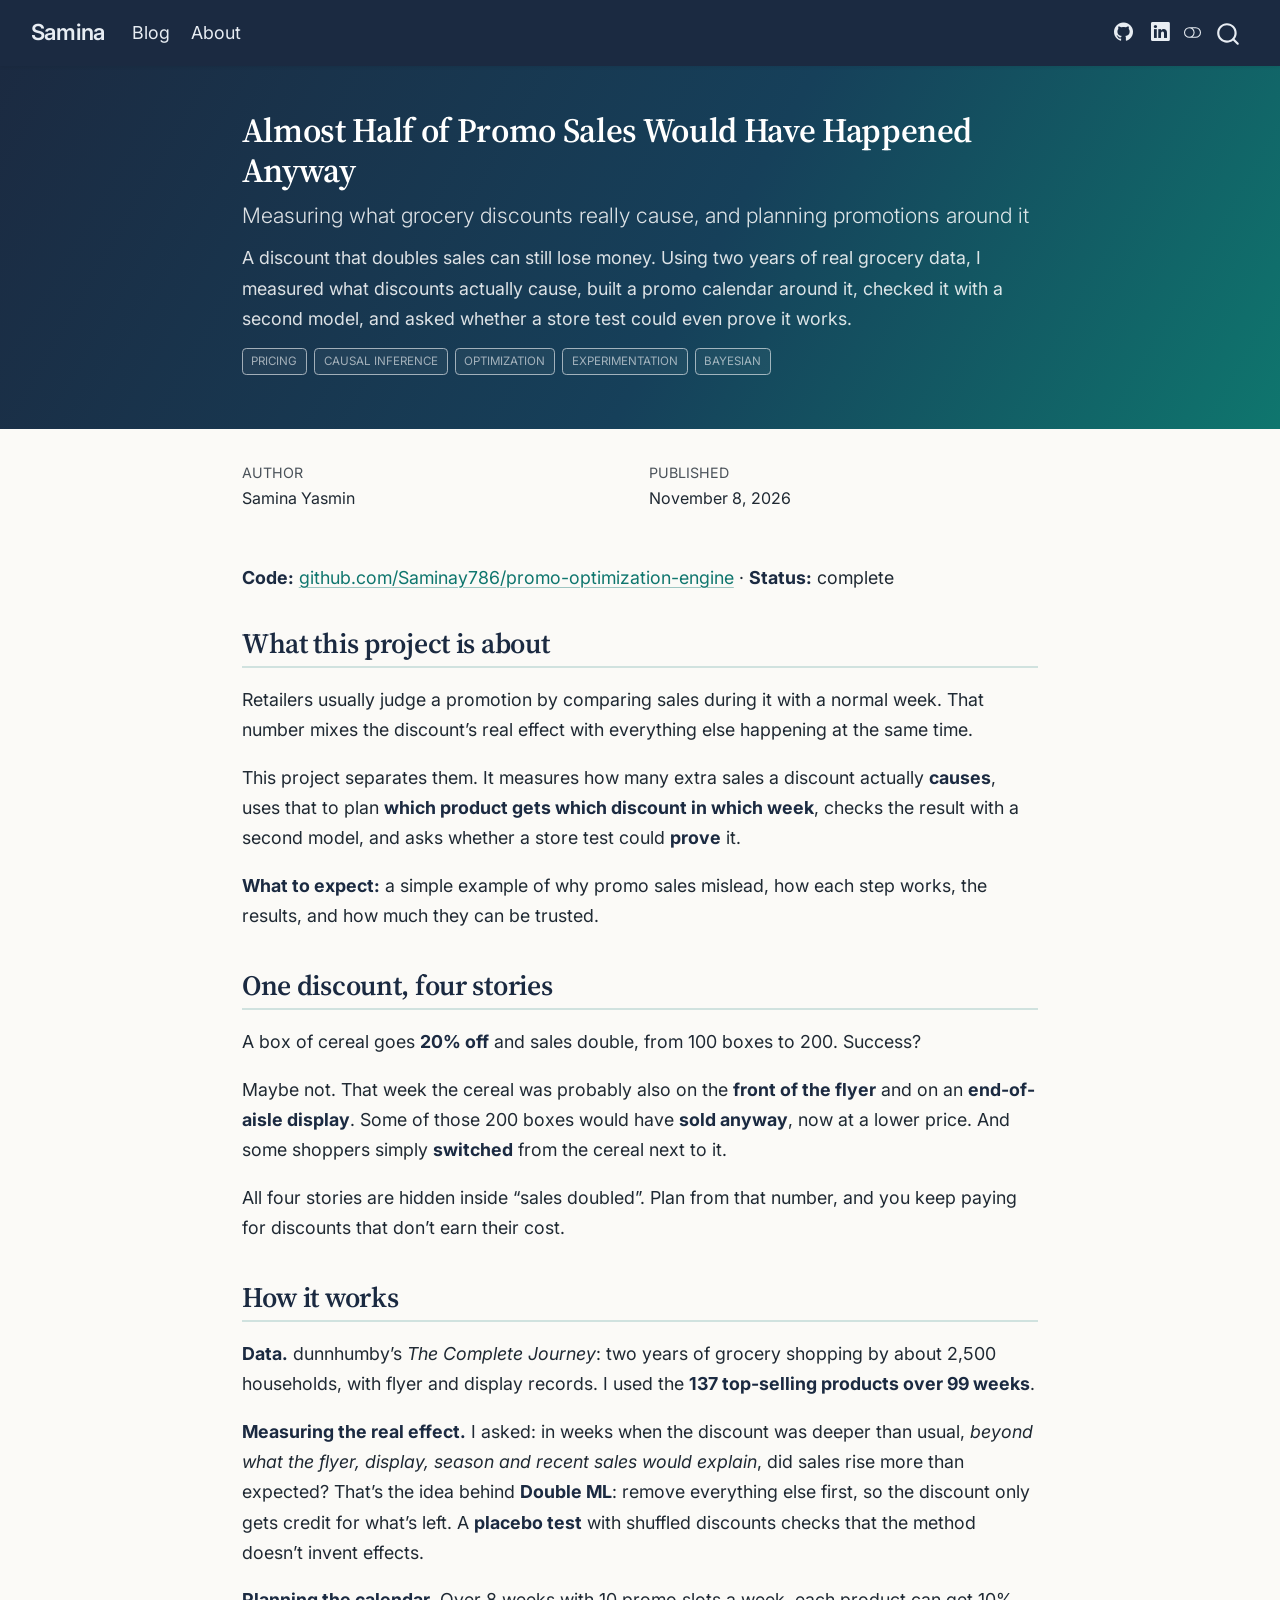
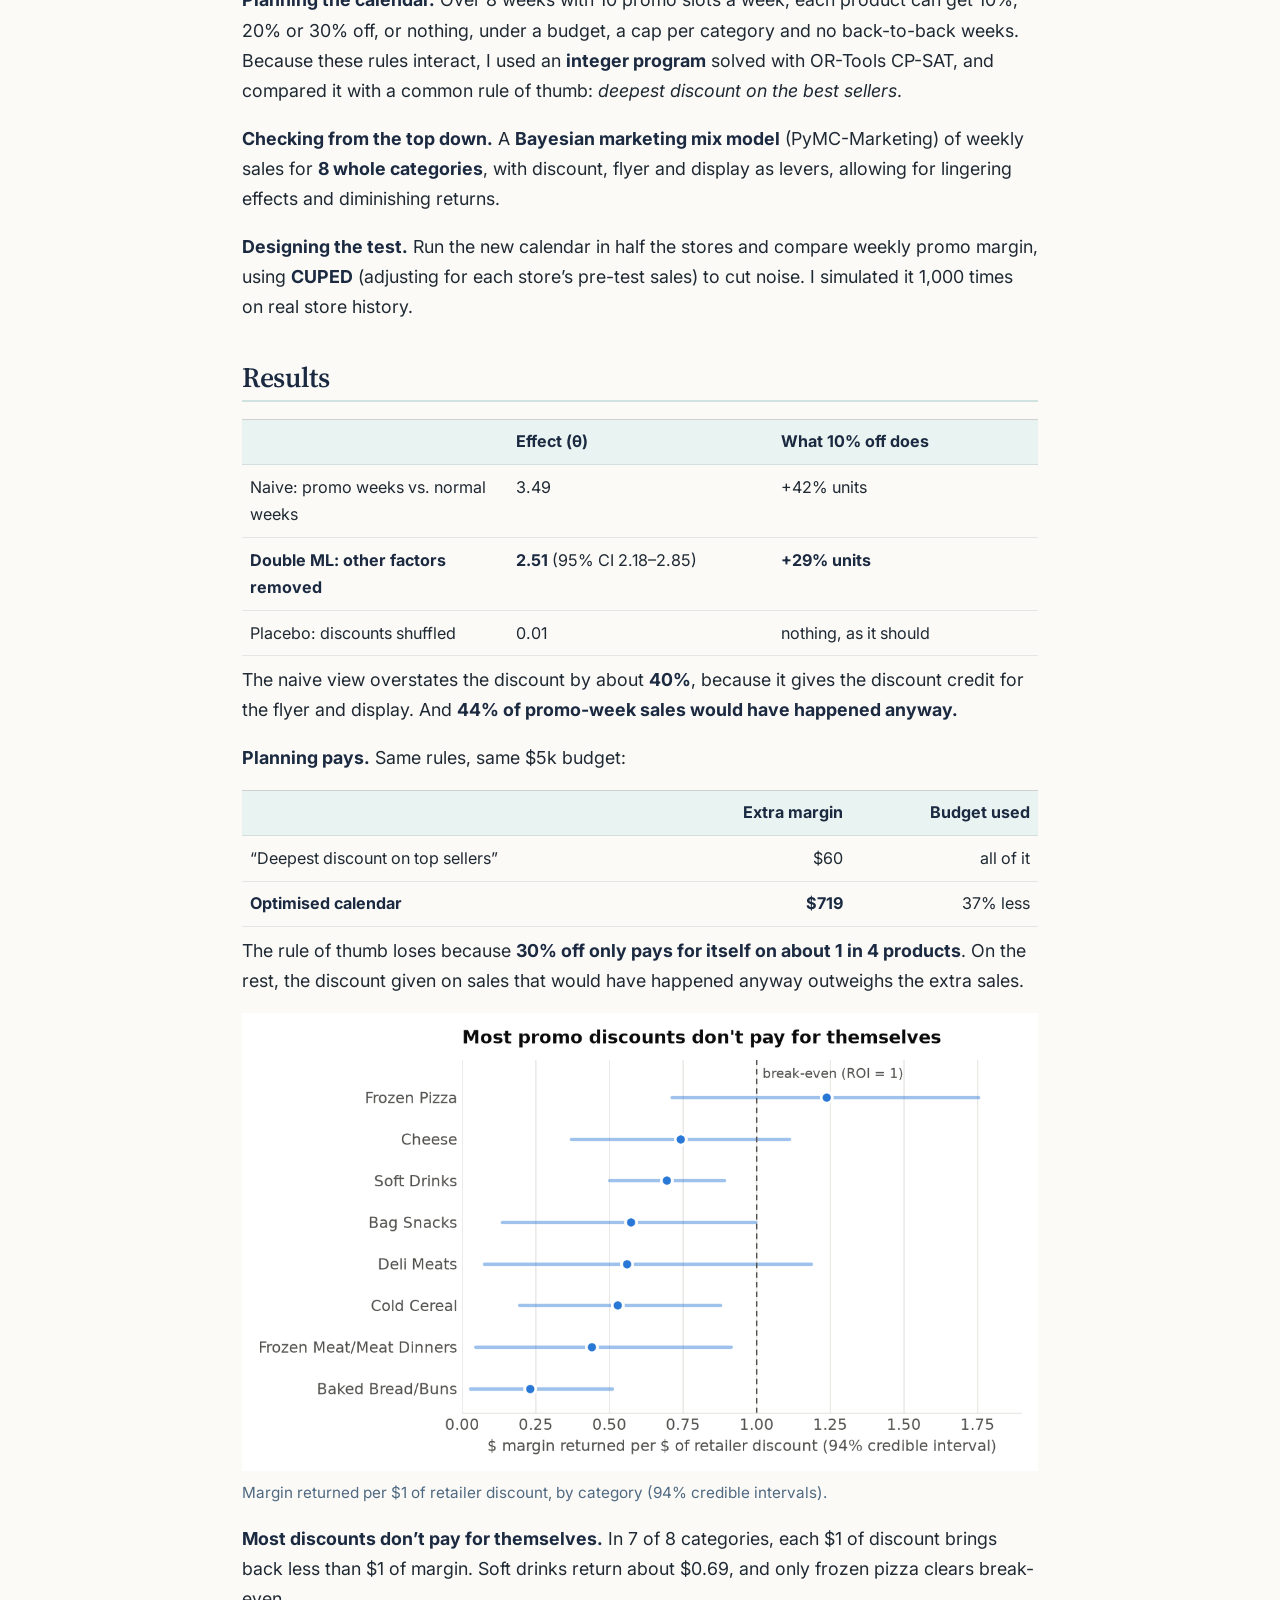
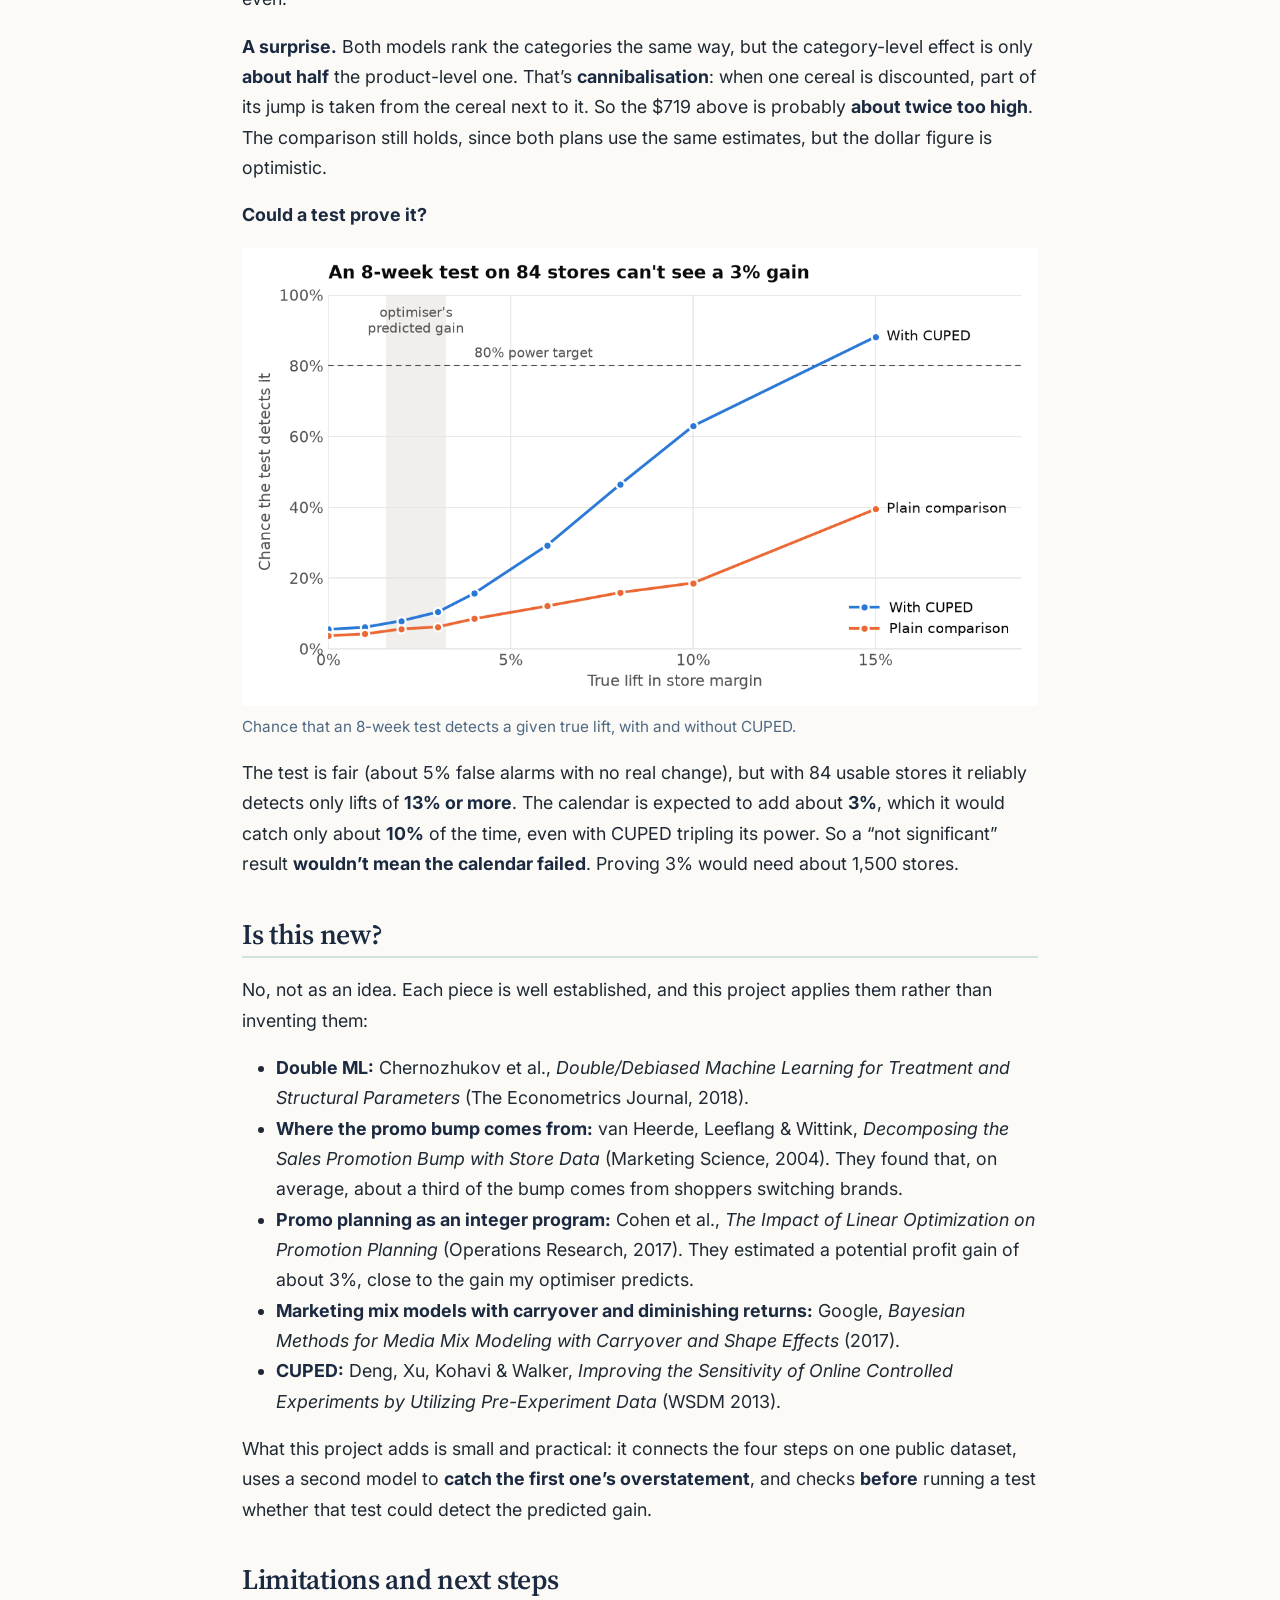
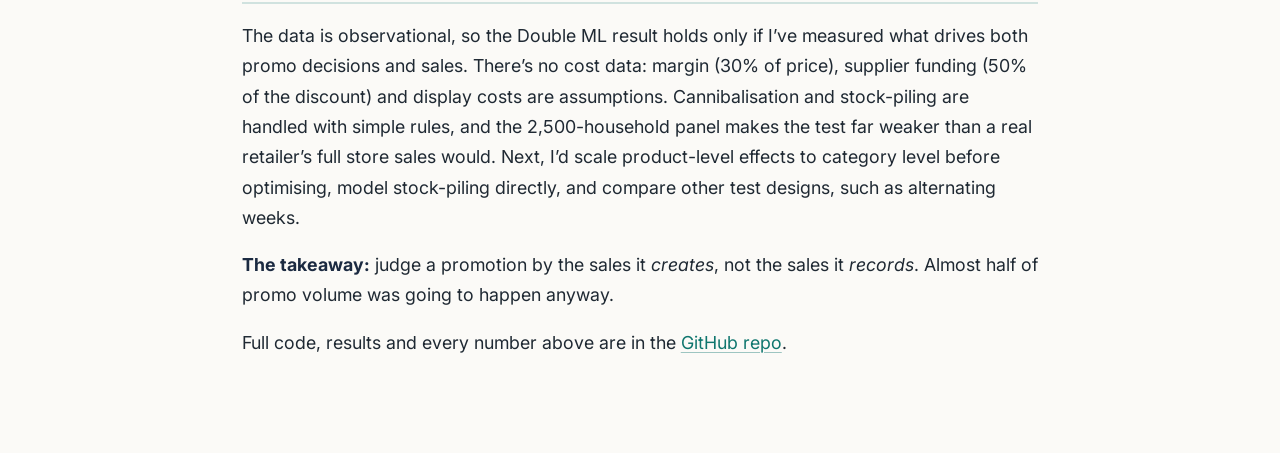
<file: projects/promo-optimization-engine/index.html>
<html xmlns="http://www.w3.org/1999/xhtml">
<head>
  <title>Redirect</title>
  <script type="text/javascript">
    var redirects = {"":"..\\..\\posts\\2026-11-08-promo-sales-that-would-happen-anyway\\index.html"};
    var hash = window.location.hash.startsWith('#') ? window.location.hash.slice(1) : window.location.hash;
    var redirect = redirects[hash] || redirects[""] || "/";
    window.document.title = 'Redirect to  ' +  redirect;
    if (!redirects[hash]) {
      redirect = redirect + window.location.hash;
    }
    redirect = redirect + window.location.search;
    window.location.replace(redirect);
  </script>
</head>
<body>
</body>
</html>
</file>
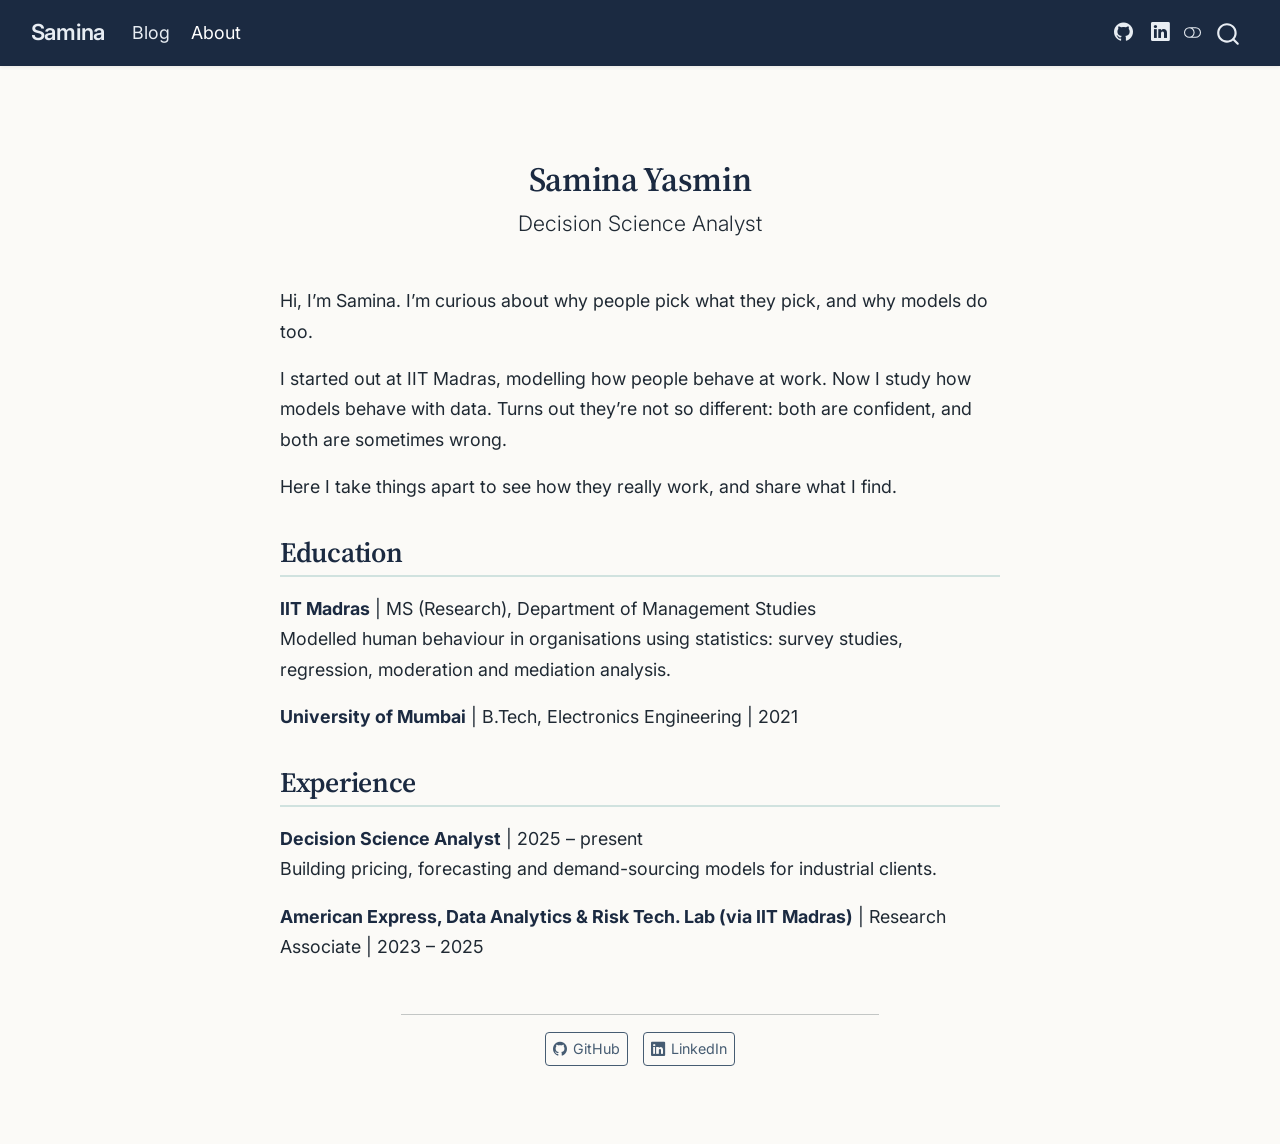
<file: about.html>
<!DOCTYPE html>
<html xmlns="http://www.w3.org/1999/xhtml" lang="en" xml:lang="en"><head>

<meta charset="utf-8">
<meta name="generator" content="quarto-1.11.9">

<meta name="viewport" content="width=device-width, initial-scale=1.0, user-scalable=yes">


<title>Samina Yasmin – Samina</title>
<style>
/* Default styles provided by pandoc.
** See https://pandoc.org/MANUAL.html#variables-for-html for config info.
*/
span.smallcaps{font-variant: small-caps;}
div.columns{display: flex; gap: 1.5em;}
div.column{flex: auto;}
@media screen {
div.columns{gap: min(4vw, 1.5em);}
div.column{overflow-x: auto;}
}
div.hanging-indent{margin-left: 1.5em; text-indent: -1.5em;}
ul.task-list{list-style: none;}
ul.task-list li input[type="checkbox"] {
  width: 0.8em;
  margin: 0 0.8em 0.2em -1em; /* quarto-specific, see https://github.com/quarto-dev/quarto-cli/issues/4556 */ 
  vertical-align: middle;
}
</style>


<script src="site_libs/quarto-nav/quarto-nav.js"></script>
<script src="site_libs/quarto-nav/headroom.min.js"></script>
<script src="site_libs/clipboard/clipboard.min.js"></script>
<script src="site_libs/quarto-search/autocomplete.umd.js"></script>
<script src="site_libs/quarto-search/fuse.min.js"></script>
<script src="site_libs/quarto-search/quarto-search.js"></script>
<meta name="quarto:offset" content="./">
<script src="site_libs/quarto-html/quarto.js" type="module"></script>
<script src="site_libs/quarto-html/tabsets/tabsets.js" type="module"></script>
<script src="site_libs/quarto-html/scrollable-regions/scrollable-regions.js" type="module"></script>
<script src="site_libs/quarto-html/popper.min.js"></script>
<script src="site_libs/quarto-html/tippy.umd.min.js"></script>
<link href="site_libs/quarto-html/tippy.css" rel="stylesheet">
<link href="site_libs/quarto-html/quarto-syntax-highlighting-63b5708e65d6cd79cd7618c58d0c21e7.css" rel="stylesheet" class="quarto-color-scheme" id="quarto-text-highlighting-styles">
<link href="site_libs/quarto-html/quarto-syntax-highlighting-dark-447e42e69aaa9833c0ba1b986f430b20.css" rel="stylesheet" class="quarto-color-scheme quarto-color-alternate" id="quarto-text-highlighting-styles">
<link href="site_libs/quarto-html/quarto-syntax-highlighting-63b5708e65d6cd79cd7618c58d0c21e7.css" rel="stylesheet" class="quarto-color-scheme-extra" id="quarto-text-highlighting-styles">
<script src="site_libs/bootstrap/bootstrap.min.js"></script>
<link href="site_libs/bootstrap/bootstrap-icons.css" rel="stylesheet">
<link href="site_libs/bootstrap/bootstrap-a97ca9bfbb498667065e94fabc60f417.min.css" rel="stylesheet" append-hash="true" class="quarto-color-scheme" id="quarto-bootstrap" data-mode="light">
<link href="site_libs/bootstrap/bootstrap-dark-599d90cf8260802e747ac96417eda14f.min.css" rel="stylesheet" append-hash="true" class="quarto-color-scheme quarto-color-alternate" id="quarto-bootstrap" data-mode="dark">
<link href="site_libs/bootstrap/bootstrap-a97ca9bfbb498667065e94fabc60f417.min.css" rel="stylesheet" append-hash="true" class="quarto-color-scheme-extra" id="quarto-bootstrap" data-mode="light">
<script id="quarto-search-options" type="application/json">{
  "location": "navbar",
  "copy-button": false,
  "collapse-after": 3,
  "panel-placement": "end",
  "type": "overlay",
  "limit": 50,
  "keyboard-shortcut": [
    "f",
    "/",
    "s"
  ],
  "show-item-context": false,
  "language": {
    "search-no-results-text": "No results",
    "search-matching-documents-text": "matching documents",
    "search-copy-link-title": "Copy link to search",
    "search-hide-matches-text": "Hide additional matches",
    "search-more-match-text": "more match in this document",
    "search-more-matches-text": "more matches in this document",
    "search-clear-button-title": "Clear",
    "search-text-placeholder": "",
    "search-detached-cancel-button-title": "Cancel",
    "search-submit-button-title": "Submit",
    "search-label": "Search"
  }
}</script>


<link rel="stylesheet" href="styles.css">
</head>

<body class="nav-fixed fullcontent quarto-light"><a id="quarto-skip-link" class="visually-hidden-focusable" href="#quarto-document-content">Skip to main content</a><script id="quarto-html-before-body" type="application/javascript">
    const toggleBodyColorMode = (bsSheetEl) => {
      const mode = bsSheetEl.getAttribute("data-mode");
      const bodyEl = window.document.querySelector("body");
      if (mode === "dark") {
        bodyEl.classList.add("quarto-dark");
        bodyEl.classList.remove("quarto-light");
      } else {
        bodyEl.classList.add("quarto-light");
        bodyEl.classList.remove("quarto-dark");
      }
    }
    const toggleBodyColorPrimary = () => {
      const bsSheetEl = window.document.querySelector("link#quarto-bootstrap:not([rel=disabled-stylesheet])");
      if (bsSheetEl) {
        toggleBodyColorMode(bsSheetEl);
      }
    }
    const setColorSchemeToggle = (alternate) => {
      const toggles = window.document.querySelectorAll('.quarto-color-scheme-toggle');
      for (let i=0; i < toggles.length; i++) {
        const toggle = toggles[i];
        if (toggle) {
          toggle.setAttribute("aria-checked", alternate ? "true" : "false");
          if (alternate) {
            toggle.classList.add("alternate");
          } else {
            toggle.classList.remove("alternate");
          }
        }
      }
    };
    const toggleColorMode = (alternate) => {
      // Switch the stylesheets
      const primaryStylesheets = window.document.querySelectorAll('link.quarto-color-scheme:not(.quarto-color-alternate)');
      const alternateStylesheets = window.document.querySelectorAll('link.quarto-color-scheme.quarto-color-alternate');
      manageTransitions('#quarto-margin-sidebar .nav-link', false);
      if (alternate) {
        // note: dark is layered on light, we don't disable primary!
        enableStylesheet(alternateStylesheets);
        for (const sheetNode of alternateStylesheets) {
          if (sheetNode.id === "quarto-bootstrap") {
            toggleBodyColorMode(sheetNode);
          }
        }
      } else {
        disableStylesheet(alternateStylesheets);
        enableStylesheet(primaryStylesheets)
        toggleBodyColorPrimary();
      }
      manageTransitions('#quarto-margin-sidebar .nav-link', true);
      // Switch the toggles
      setColorSchemeToggle(alternate)
    }
    // Hack to workaround the fact that safari doesn't
    // properly recolor the scrollbar when toggling (#1455).
    // Not run on load: stylesheets are set before first paint there, and
    // scrolling would undo the scroll to a URL fragment (#14973).
    // The one pixel nudge keeps the reader where they were.
    const refreshSafariScrollbar = () => {
      if (navigator.userAgent.indexOf('Safari') > 0 && navigator.userAgent.indexOf('Chrome') == -1) {
        manageTransitions("body", false);
        const scrollY = window.scrollY;
        window.scrollTo(0, scrollY > 0 ? scrollY - 1 : 1);
        setTimeout(() => {
          window.scrollTo(0, scrollY);
          manageTransitions("body", true);
        }, 40);
      }
    }
    const disableStylesheet = (stylesheets) => {
      for (let i=0; i < stylesheets.length; i++) {
        const stylesheet = stylesheets[i];
        stylesheet.rel = 'disabled-stylesheet';
      }
    }
    const enableStylesheet = (stylesheets) => {
      for (let i=0; i < stylesheets.length; i++) {
        const stylesheet = stylesheets[i];
        if(stylesheet.rel !== 'stylesheet') { // for Chrome, which will still FOUC without this check
          stylesheet.rel = 'stylesheet';
        }
      }
    }
    const manageTransitions = (selector, allowTransitions) => {
      const els = window.document.querySelectorAll(selector);
      for (let i=0; i < els.length; i++) {
        const el = els[i];
        if (allowTransitions) {
          el.classList.remove('notransition');
        } else {
          el.classList.add('notransition');
        }
      }
    }
    const isFileUrl = () => {
      return window.location.protocol === 'file:';
    }
    const hasAlternateSentinel = () => {
      let styleSentinel = getColorSchemeSentinel();
      if (styleSentinel !== null) {
        return styleSentinel === "alternate";
      } else {
        return false;
      }
    }
    const setStyleSentinel = (alternate) => {
      const value = alternate ? "alternate" : "default";
      if (!isFileUrl()) {
        window.localStorage.setItem("quarto-color-scheme", value);
      } else {
        localAlternateSentinel = value;
      }
    }
    const getColorSchemeSentinel = () => {
      if (!isFileUrl()) {
        const storageValue = window.localStorage.getItem("quarto-color-scheme");
        return storageValue != null ? storageValue : localAlternateSentinel;
      } else {
        return localAlternateSentinel;
      }
    }
    const toggleGiscusIfUsed = (isAlternate, darkModeDefault) => {
      const baseTheme = document.querySelector('#giscus-base-theme')?.value ?? 'light';
      const alternateTheme = document.querySelector('#giscus-alt-theme')?.value ?? 'dark';
      let newTheme = '';
      if(authorPrefersDark) {
        newTheme = isAlternate ? baseTheme : alternateTheme;
      } else {
        newTheme = isAlternate ? alternateTheme : baseTheme;
      }
      const changeGiscusTheme = () => {
        // From: https://github.com/giscus/giscus/issues/336
        const sendMessage = (message) => {
          const iframe = document.querySelector('iframe.giscus-frame');
          if (!iframe) return;
          iframe.contentWindow.postMessage({ giscus: message }, 'https://giscus.app');
        }
        sendMessage({
          setConfig: {
            theme: newTheme
          }
        });
      }
      const isGiscussLoaded = window.document.querySelector('iframe.giscus-frame') !== null;
      if (isGiscussLoaded) {
        changeGiscusTheme();
      }
    };
    const authorPrefersDark = false;
    const darkModeDefault = authorPrefersDark;
      document.querySelector('link#quarto-text-highlighting-styles.quarto-color-scheme-extra').rel = 'disabled-stylesheet';
      document.querySelector('link#quarto-bootstrap.quarto-color-scheme-extra').rel = 'disabled-stylesheet';
    let localAlternateSentinel = darkModeDefault ? 'alternate' : 'default';
    // Dark / light mode switch
    window.quartoToggleColorScheme = () => {
      // Read the current dark / light value
      let toAlternate = !hasAlternateSentinel();
      toggleColorMode(toAlternate);
      refreshSafariScrollbar();
      setStyleSentinel(toAlternate);
      toggleGiscusIfUsed(toAlternate, darkModeDefault);
      window.dispatchEvent(new Event('resize'));
    };
    // Switch to dark mode if need be
    if (hasAlternateSentinel()) {
      toggleColorMode(true);
    } else {
      toggleColorMode(false);
    }
  </script>

<div id="quarto-search-results"></div>
  <header id="quarto-header" class="headroom fixed-top">
    <nav class="navbar navbar-expand-lg " data-bs-theme="dark" aria-label="Site">
      <div class="navbar-container container-fluid">
      <div class="navbar-brand-container mx-auto">
    <a class="navbar-brand" href="./index.html">
    <span class="navbar-title">Samina</span>
    </a>
  </div>
          <button class="navbar-toggler" type="button" data-bs-toggle="collapse" data-bs-target="#navbarCollapse" aria-controls="navbarCollapse" aria-expanded="false" aria-label="Toggle navigation" onclick="if (window.quartoToggleHeadroom) { window.quartoToggleHeadroom(); }">
  <span class="navbar-toggler-icon"></span>
</button>
          <div class="collapse navbar-collapse" id="navbarCollapse">
            <ul class="navbar-nav navbar-nav-scroll me-auto">
  <li class="nav-item">
    <a class="nav-link" href="./index.html"> 
<span class="menu-text">Blog</span></a>
  </li>  
  <li class="nav-item">
    <a class="nav-link active" href="./about.html" aria-current="page"> 
<span class="menu-text">About</span></a>
  </li>  
</ul>
            <ul class="navbar-nav navbar-nav-scroll ms-auto">
  <li class="nav-item compact">
    <a class="nav-link" href="https://github.com/Saminay786"> <i class="bi bi-github" role="img">
</i> 
<span class="menu-text"></span></a>
  </li>  
  <li class="nav-item compact">
    <a class="nav-link" href="https://www.linkedin.com/in/samina-yasmin-800a2614a/"> <i class="bi bi-linkedin" role="img">
</i> 
<span class="menu-text"></span></a>
  </li>  
</ul>
          </div> <!-- /navcollapse -->
            <div class="quarto-navbar-tools">
  <button type="button" role="switch" aria-checked="false" class="quarto-color-scheme-toggle quarto-navigation-tool  px-1" onclick="window.quartoToggleColorScheme(); return false;" title="Toggle dark mode" aria-label="Toggle dark mode"><i class="bi"></i></button>
</div>
            <div id="quarto-search" class="" title="Search"></div>
      </div> <!-- /container-fluid -->
    </nav>
</header>
<!-- content -->
<div id="quarto-content" class="quarto-container page-columns page-rows-contents page-layout-article page-navbar">
<!-- sidebar -->
<!-- margin-sidebar -->
    
<!-- main -->
<div class="quarto-about-jolla">
 <header id="title-block-header" class="quarto-title-block default">
<div class="quarto-title">
<h1 class="title">Samina Yasmin</h1>
<p class="subtitle lead">Decision Science Analyst</p>
</div>
<div class="quarto-title-meta">
  </div>
</header><main class="content" id="quarto-document-content" tabindex="-1">

<p>Hi, I’m Samina. I’m curious about why people pick what they pick, and why models do too.</p>
<p>I started out at IIT Madras, modelling how people behave at work. Now I study how models behave with data. Turns out they’re not so different: both are confident, and both are sometimes wrong.</p>
<p>Here I take things apart to see how they really work, and share what I find.</p>
<section id="education" class="level2">
<h2 data-anchor-id="education">Education</h2>
<p><strong>IIT Madras</strong> | MS (Research), Department of Management Studies<br>
Modelled human behaviour in organisations using statistics: survey studies, regression, moderation and mediation analysis.</p>
<p><strong>University of Mumbai</strong> | B.Tech, Electronics Engineering | 2021</p>
</section>
<section id="experience" class="level2">
<h2 data-anchor-id="experience">Experience</h2>
<p><strong>Decision Science Analyst</strong> | 2025 – present<br>
Building pricing, forecasting and demand-sourcing models for industrial clients.</p>
<p><strong>American Express, Data Analytics &amp; Risk Tech. Lab (via IIT Madras)</strong> | Research Associate | 2023 – 2025</p>


</section>
</main> 
  <hr class="about-sep">
   <div class="about-links">
  <a href="https://github.com/Saminay786" class="about-link" rel="" target="">
    <i class="bi bi-github"></i>
     <span class="about-link-text">GitHub</span>
  </a>
  <a href="https://www.linkedin.com/in/samina-yasmin-800a2614a/" class="about-link" rel="" target="">
    <i class="bi bi-linkedin"></i>
     <span class="about-link-text">LinkedIn</span>
  </a>
</div>
</div>
 <!-- /main -->
<script id="quarto-html-after-body" type="application/javascript">
  window.document.addEventListener("DOMContentLoaded", function (event) {
    // Ensure there is a toggle, if there isn't float one in the top right
    if (window.document.querySelector('.quarto-color-scheme-toggle') === null) {
      const toggle = window.document.createElement('button');
      toggle.type = "button";
      toggle.setAttribute("role", "switch");
      toggle.setAttribute("aria-checked", "false");
      toggle.classList.add('top-right');
      toggle.classList.add('quarto-color-scheme-toggle');
      toggle.setAttribute("aria-label", "Toggle dark mode");
      toggle.onclick = function() { try { window.quartoToggleColorScheme(); } catch {} return false; };
      const i = window.document.createElement("i");
      i.classList.add('bi');
      toggle.appendChild(i);
      // Put the toggle in a landmark of its own, so that landmark navigation
      // can reach it.
      //
      // The container is always a fresh direct child of body, and the toggle is
      // never moved into page furniture that the theme or the author controls.
      // The toggle is positioned against the page, so any ancestor that
      // establishes a containing block captures it: a positioned element or a
      // grid for position: absolute, and transform, filter, will-change or
      // contain for position: fixed. A direct child of body has none of these
      // to inherit, and the shift when one appears is silent and visual.
      //
      // ARIA says a document should have at most one banner, and axe reports a
      // duplicate whether or not the banners carry distinct labels. So use a
      // header when the page has no banner yet, and a named region otherwise.
      //
      // A header is a banner wherever it sits, unless it is inside sectioning
      // content, so this cannot just look at the children of body: a custom
      // page layout wraps the title block header in a plain div. An explicit
      // role="banner" always counts.
      const sectioning = 'article, aside, main, nav, section, [role="article"], [role="complementary"], [role="main"], [role="navigation"], [role="region"]';
      const hasBanner = Array.from(
        window.document.querySelectorAll('header:not([role]), [role="banner"]')
      ).some(function(el) {
        return el.hasAttribute("role") || el.closest(sectioning) === null;
      });
      const container = window.document.createElement(hasBanner ? "div" : "header");
      if (hasBanner) {
        container.setAttribute("role", "region");
        container.setAttribute("aria-label", "Toggle dark mode");
      }
      container.classList.add('quarto-color-scheme-toggle-container');
      container.appendChild(toggle);
      window.document.body.appendChild(container);
    }
    setColorSchemeToggle(hasAlternateSentinel())
    const isCodeAnnotation = (el) => {
      for (const clz of el.classList) {
        if (clz.startsWith('code-annotation-')) {                     
          return true;
        }
      }
      return false;
    }
    const onCopySuccess = function(e) {
      // button target
      const button = e.trigger;
      // don't keep focus
      button.blur();
      // flash "checked"
      button.classList.add('code-copy-button-checked');
      var currentTitle = button.getAttribute("title");
      button.setAttribute("title", "Copied!");
      let tooltip;
      if (window.bootstrap) {
        button.setAttribute("data-bs-toggle", "tooltip");
        button.setAttribute("data-bs-placement", "left");
        button.setAttribute("data-bs-title", "Copied!");
        tooltip = new bootstrap.Tooltip(button, 
          { trigger: "manual", 
            customClass: "code-copy-button-tooltip",
            offset: [0, -8]});
        tooltip.show();    
      }
      setTimeout(function() {
        if (tooltip) {
          tooltip.hide();
          button.removeAttribute("data-bs-title");
          button.removeAttribute("data-bs-toggle");
          button.removeAttribute("data-bs-placement");
        }
        button.setAttribute("title", currentTitle);
        button.classList.remove('code-copy-button-checked');
      }, 1000);
      // clear code selection
      e.clearSelection();
    }
    const getTextToCopy = function(trigger) {
      const outerScaffold = trigger.parentElement.cloneNode(true);
      const codeEl = outerScaffold.querySelector('code');
      for (const childEl of codeEl.children) {
        if (isCodeAnnotation(childEl)) {
          childEl.remove();
        }
      }
      return codeEl.innerText;
    }
    const clipboard = new window.ClipboardJS('.code-copy-button:not([data-in-quarto-modal])', {
      text: getTextToCopy
    });
    clipboard.on('success', onCopySuccess);
    if (window.document.getElementById('quarto-embedded-source-code-modal')) {
      const clipboardModal = new window.ClipboardJS('.code-copy-button[data-in-quarto-modal]', {
        text: getTextToCopy,
        container: window.document.getElementById('quarto-embedded-source-code-modal')
      });
      clipboardModal.on('success', onCopySuccess);
    }
      var localhostRegex = new RegExp(/^(?:http|https):\/\/localhost\:?[0-9]*\//);
      var mailtoRegex = new RegExp(/^mailto:/);
        var filterRegex = new RegExp("https:\/\/saminay786\.github\.io");
      var isInternal = (href) => {
          return filterRegex.test(href) || localhostRegex.test(href) || mailtoRegex.test(href);
      }
      // Inspect non-navigation links and adorn them if external
      window.quartoDecorateExternalLinks = function (root) {
     var links = (root || window.document).querySelectorAll('a[href]:not(.nav-link):not(.navbar-brand):not(.toc-action):not(.sidebar-link):not(.sidebar-item-toggle):not(.pagination-link):not(.no-external):not([aria-hidden]):not(.dropdown-item):not(.quarto-navigation-tool):not(.about-link)');
      for (var i=0; i<links.length; i++) {
        const link = links[i];
        if (!isInternal(link.href)) {
          // undo the damage that might have been done by quarto-nav.js in the case of
          // links that we want to consider external
          if (link.dataset.originalHref !== undefined) {
            link.href = link.dataset.originalHref;
          }
          if (!link.classList.contains('no-external-icon')) {
          }
        }
      }
      };
      window.quartoDecorateExternalLinks(window.document);
    // Esc closes the popup (WCAG 1.4.13) and focus leaving both trigger and
    // popup closes it (WCAG 2.4.11); tippy handles neither for interactive popups.
    const hideOnEscAndFocusOut = {
      name: 'hideOnEscAndFocusOut',
      defaultValue: true,
      fn(instance) {
        const dismiss = () => {
          // A show scheduled by the trigger delay would otherwise reopen it
          instance.clearDelayTimeouts();
          instance.hide();
        };
        const onKeyDown = (event) => {
          if (event.key !== 'Escape') {
            return;
          }
          // Keep Esc from also reaching page handlers (e.g. reveal.js overview),
          // except an open reveal.js slide menu, which Esc should close too.
          // The menu handles keys only when its keyboard option is on.
          const menuHandlesEsc = window.Reveal?.getPlugin?.('menu')?.isOpen() &&
            window.Reveal.getConfig().menu?.keyboard !== false;
          if (!menuHandlesEsc) {
            event.stopPropagation();
          }
          if (instance.popper.contains(window.document.activeElement)) {
            // Disabled while refocusing so the focus trigger does not reopen it
            instance.disable();
            instance.reference.focus();
            instance.enable();
          }
          dismiss();
        };
        const onFocusOut = (event) => {
          const target = event.relatedTarget;
          if (target && !instance.reference.contains(target) &&
              !instance.popper.contains(target)) {
            dismiss();
          }
        };
        // On the trigger too: a click trigger (code-annotations: select) has no
        // blur handling. Attached for the instance's lifetime so leaving the
        // trigger also cancels a show still pending on the trigger delay.
        instance.reference.addEventListener('focusout', onFocusOut);
        return {
          onShow() {
            window.document.addEventListener('keydown', onKeyDown, true);
            instance.popper.addEventListener('focusout', onFocusOut);
          },
          onHide() {
            window.document.removeEventListener('keydown', onKeyDown, true);
            instance.popper.removeEventListener('focusout', onFocusOut);
          },
          onDestroy() {
            instance.reference.removeEventListener('focusout', onFocusOut);
          },
        };
      },
    };
    function tippyHover(el, contentFn, onTriggerFn, onUntriggerFn) {
      const config = {
        allowHTML: true,
        maxWidth: 500,
        delay: 100,
        arrow: false,
        appendTo: function(el) {
            return el.parentElement;
        },
        interactive: true,
        interactiveBorder: 10,
        theme: 'quarto',
        placement: 'bottom-start',
        plugins: [hideOnEscAndFocusOut],
      };
      if (contentFn) {
        config.content = contentFn;
      }
      if (onTriggerFn) {
        config.onTrigger = onTriggerFn;
      }
      if (onUntriggerFn) {
        config.onUntrigger = onUntriggerFn;
      }
      window.tippy(el, config); 
    }
    const noterefs = window.document.querySelectorAll('a[role="doc-noteref"]');
    for (var i=0; i<noterefs.length; i++) {
      const ref = noterefs[i];
      tippyHover(ref, function() {
        // use id or data attribute instead here
        let href = ref.getAttribute('data-footnote-href') || ref.getAttribute('href');
        try { href = new URL(href).hash; } catch {}
        const id = href.replace(/^#\/?/, "");
        const note = window.document.getElementById(id);
        if (note) {
          return note.innerHTML;
        } else {
          return "";
        }
      });
    }
    const xrefs = window.document.querySelectorAll('a.quarto-xref');
    const processXRef = (id, note) => {
      // Strip column container classes
      const stripColumnClz = (el) => {
        el.classList.remove("page-full", "page-columns");
        if (el.children) {
          for (const child of el.children) {
            stripColumnClz(child);
          }
        }
      }
      stripColumnClz(note)
      if (id === null || id.startsWith('sec-')) {
        // Special case sections, only their first couple elements
        const container = document.createElement("div");
        if (note.children && note.children.length > 2) {
          container.appendChild(note.children[0].cloneNode(true));
          for (let i = 1; i < note.children.length; i++) {
            const child = note.children[i];
            if (child.tagName === "P" && child.innerText === "") {
              continue;
            } else {
              container.appendChild(child.cloneNode(true));
              break;
            }
          }
          if (window.Quarto?.typesetMath) {
            window.Quarto.typesetMath(container);
          }
          return container.innerHTML
        } else {
          if (window.Quarto?.typesetMath) {
            window.Quarto.typesetMath(note);
          }
          return note.innerHTML;
        }
      } else {
        // Remove any anchor links if they are present
        const anchorLink = note.querySelector('a.anchorjs-link');
        if (anchorLink) {
          anchorLink.remove();
        }
        if (window.Quarto?.typesetMath) {
          window.Quarto.typesetMath(note);
        }
        if (note.classList.contains("callout")) {
          return note.outerHTML;
        } else {
          return note.innerHTML;
        }
      }
    }
    for (var i=0; i<xrefs.length; i++) {
      const xref = xrefs[i];
      tippyHover(xref, undefined, function(instance) {
        instance.disable();
        let url = xref.getAttribute('href');
        let hash = undefined; 
        if (url.startsWith('#')) {
          hash = url;
        } else {
          try { hash = new URL(url).hash; } catch {}
        }
        if (hash) {
          const id = hash.replace(/^#\/?/, "");
          const note = window.document.getElementById(id);
          if (note !== null) {
            try {
              const html = processXRef(id, note.cloneNode(true));
              instance.setContent(html);
            } finally {
              instance.enable();
              instance.show();
            }
          } else {
            // See if we can fetch this
            fetch(url.split('#')[0])
            .then(res => res.text())
            .then(html => {
              const parser = new DOMParser();
              const htmlDoc = parser.parseFromString(html, "text/html");
              const note = htmlDoc.getElementById(id);
              if (note !== null) {
                const html = processXRef(id, note);
                instance.setContent(html);
              } 
            }).finally(() => {
              instance.enable();
              instance.show();
            });
          }
        } else {
          // See if we can fetch a full url (with no hash to target)
          // This is a special case and we should probably do some content thinning / targeting
          fetch(url)
          .then(res => res.text())
          .then(html => {
            const parser = new DOMParser();
            const htmlDoc = parser.parseFromString(html, "text/html");
            const note = htmlDoc.querySelector('main.content');
            if (note !== null) {
              // This should only happen for chapter cross references
              // (since there is no id in the URL)
              // remove the first header
              if (note.children.length > 0 && note.children[0].tagName === "HEADER") {
                note.children[0].remove();
              }
              const html = processXRef(null, note);
              instance.setContent(html);
            } 
          }).finally(() => {
            instance.enable();
            instance.show();
          });
        }
      }, function(instance) {
      });
    }
        let selectedAnnoteEl;
        const selectorForAnnotation = ( cell, annotation) => {
          let cellAttr = 'data-code-cell="' + cell + '"';
          let lineAttr = 'data-code-annotation="' +  annotation + '"';
          const selector = 'span[' + cellAttr + '][' + lineAttr + ']';
          return selector;
        }
        const selectCodeLines = (annoteEl) => {
          const doc = window.document;
          const targetCell = annoteEl.getAttribute("data-target-cell");
          const targetAnnotation = annoteEl.getAttribute("data-target-annotation");
          const annoteSpan = window.document.querySelector(selectorForAnnotation(targetCell, targetAnnotation));
          const lines = annoteSpan.getAttribute("data-code-lines").split(",");
          const lineIds = lines.map((line) => {
            return targetCell + "-" + line;
          })
          // Each band is positioned against its own containing block, which is
          // not the offsetParent of the lines, so place it from client rects.
          const placeBand = (band, firstEl, lastEl, codeBlock) => {
            const container = band.offsetParent;
            if (container === null) {
              return;
            }
            const containerRect = container.getBoundingClientRect();
            // Reveal.js scales slides with a transform, so convert client
            // pixels back to the CSS pixels of the container.
            const scale = containerRect.height / container.offsetHeight || 1;
            const firstRect = firstEl.getBoundingClientRect();
            const lastRect = lastEl.getBoundingClientRect();
            const top = (firstRect.top - containerRect.top) / scale - container.clientTop + container.scrollTop;
            const height = (lastRect.bottom - firstRect.top) / scale;
            band.style.top = top - 2 + "px";
            band.style.height = height + 4 + "px";
            if (codeBlock) {
              // Without the copy button wrapper, the containing block is wider
              // than the code block, so span the code block explicitly.
              const blockRect = codeBlock.getBoundingClientRect();
              band.style.left = (blockRect.left - containerRect.left) / scale - container.clientLeft + container.scrollLeft + "px";
              band.style.width = blockRect.width / scale + "px";
            }
          };
          if (lineIds.length > 0) {
            const el = window.document.getElementById(lineIds[0]);
            const lastEl = window.document.getElementById(lineIds[lineIds.length - 1]);
            const parent = el.parentElement.parentElement;
            // cook up a div (if necessary) and position it
            let div = window.document.getElementById("code-annotation-line-highlight");
            if (div === null) {
              div = window.document.createElement("div");
              div.setAttribute("id", "code-annotation-line-highlight");
              div.style.position = 'absolute';
              parent.appendChild(div);
            }
            placeBand(div, el, lastEl, parent.closest("div.sourceCode") || parent);
            let gutterDiv = window.document.getElementById("code-annotation-line-highlight-gutter");
            if (gutterDiv === null) {
              gutterDiv = window.document.createElement("div");
              gutterDiv.setAttribute("id", "code-annotation-line-highlight-gutter");
              gutterDiv.style.position = 'absolute';
              const codeCell = window.document.getElementById(targetCell);
              const gutter = codeCell.querySelector('.code-annotation-gutter');
              gutter.appendChild(gutterDiv);
            }
            placeBand(gutterDiv, el, lastEl);
            selectedAnnoteEl = annoteEl;
          }
        };
        const unselectCodeLines = () => {
          const elementsIds = ["code-annotation-line-highlight", "code-annotation-line-highlight-gutter"];
          elementsIds.forEach((elId) => {
            const div = window.document.getElementById(elId);
            if (div) {
              div.remove();
            }
          });
          selectedAnnoteEl = undefined;
        };
          // Handle positioning of the toggle
      window.addEventListener(
        "resize",
        throttle(() => {
          elRect = undefined;
          if (selectedAnnoteEl) {
            selectCodeLines(selectedAnnoteEl);
          }
        }, 10)
      );
      function throttle(fn, ms) {
      let throttle = false;
      let timer;
        return (...args) => {
          if(!throttle) { // first call gets through
              fn.apply(this, args);
              throttle = true;
          } else { // all the others get throttled
              if(timer) clearTimeout(timer); // cancel #2
              timer = setTimeout(() => {
                fn.apply(this, args);
                timer = throttle = false;
              }, ms);
          }
        };
      }
        // Attach click handler to the DT
        const annoteDls = window.document.querySelectorAll('dt[data-target-cell]');
        for (const annoteDlNode of annoteDls) {
          annoteDlNode.addEventListener('click', (event) => {
            const clickedEl = event.target;
            if (clickedEl !== selectedAnnoteEl) {
              unselectCodeLines();
              const activeEl = window.document.querySelector('dt[data-target-cell].code-annotation-active');
              if (activeEl) {
                activeEl.classList.remove('code-annotation-active');
              }
              selectCodeLines(clickedEl);
              clickedEl.classList.add('code-annotation-active');
            } else {
              // Unselect the line
              unselectCodeLines();
              clickedEl.classList.remove('code-annotation-active');
            }
          });
        }
    const findCites = (el) => {
      const parentEl = el.parentElement;
      if (parentEl) {
        const cites = parentEl.dataset.cites;
        if (cites) {
          return {
            el,
            cites: cites.split(' ')
          };
        } else {
          return findCites(el.parentElement)
        }
      } else {
        return undefined;
      }
    };
    var bibliorefs = window.document.querySelectorAll('a[role="doc-biblioref"]');
    for (var i=0; i<bibliorefs.length; i++) {
      const ref = bibliorefs[i];
      const citeInfo = findCites(ref);
      if (citeInfo) {
        tippyHover(citeInfo.el, function() {
          var popup = window.document.createElement('div');
          citeInfo.cites.forEach(function(cite) {
            var citeDiv = window.document.createElement('div');
            citeDiv.classList.add('hanging-indent');
            citeDiv.classList.add('csl-entry');
            var biblioDiv = window.document.getElementById('ref-' + cite);
            if (biblioDiv) {
              citeDiv.innerHTML = biblioDiv.innerHTML;
            }
            popup.appendChild(citeDiv);
          });
          return popup.innerHTML;
        });
      }
    }
  });
  </script>
  <script type="application/javascript">
  window.quartoScrollableRegionsLabels = {"code":"Scrollable code","output":"Scrollable output"};
  </script>
</div> <!-- /content -->




</body></html>
</file>
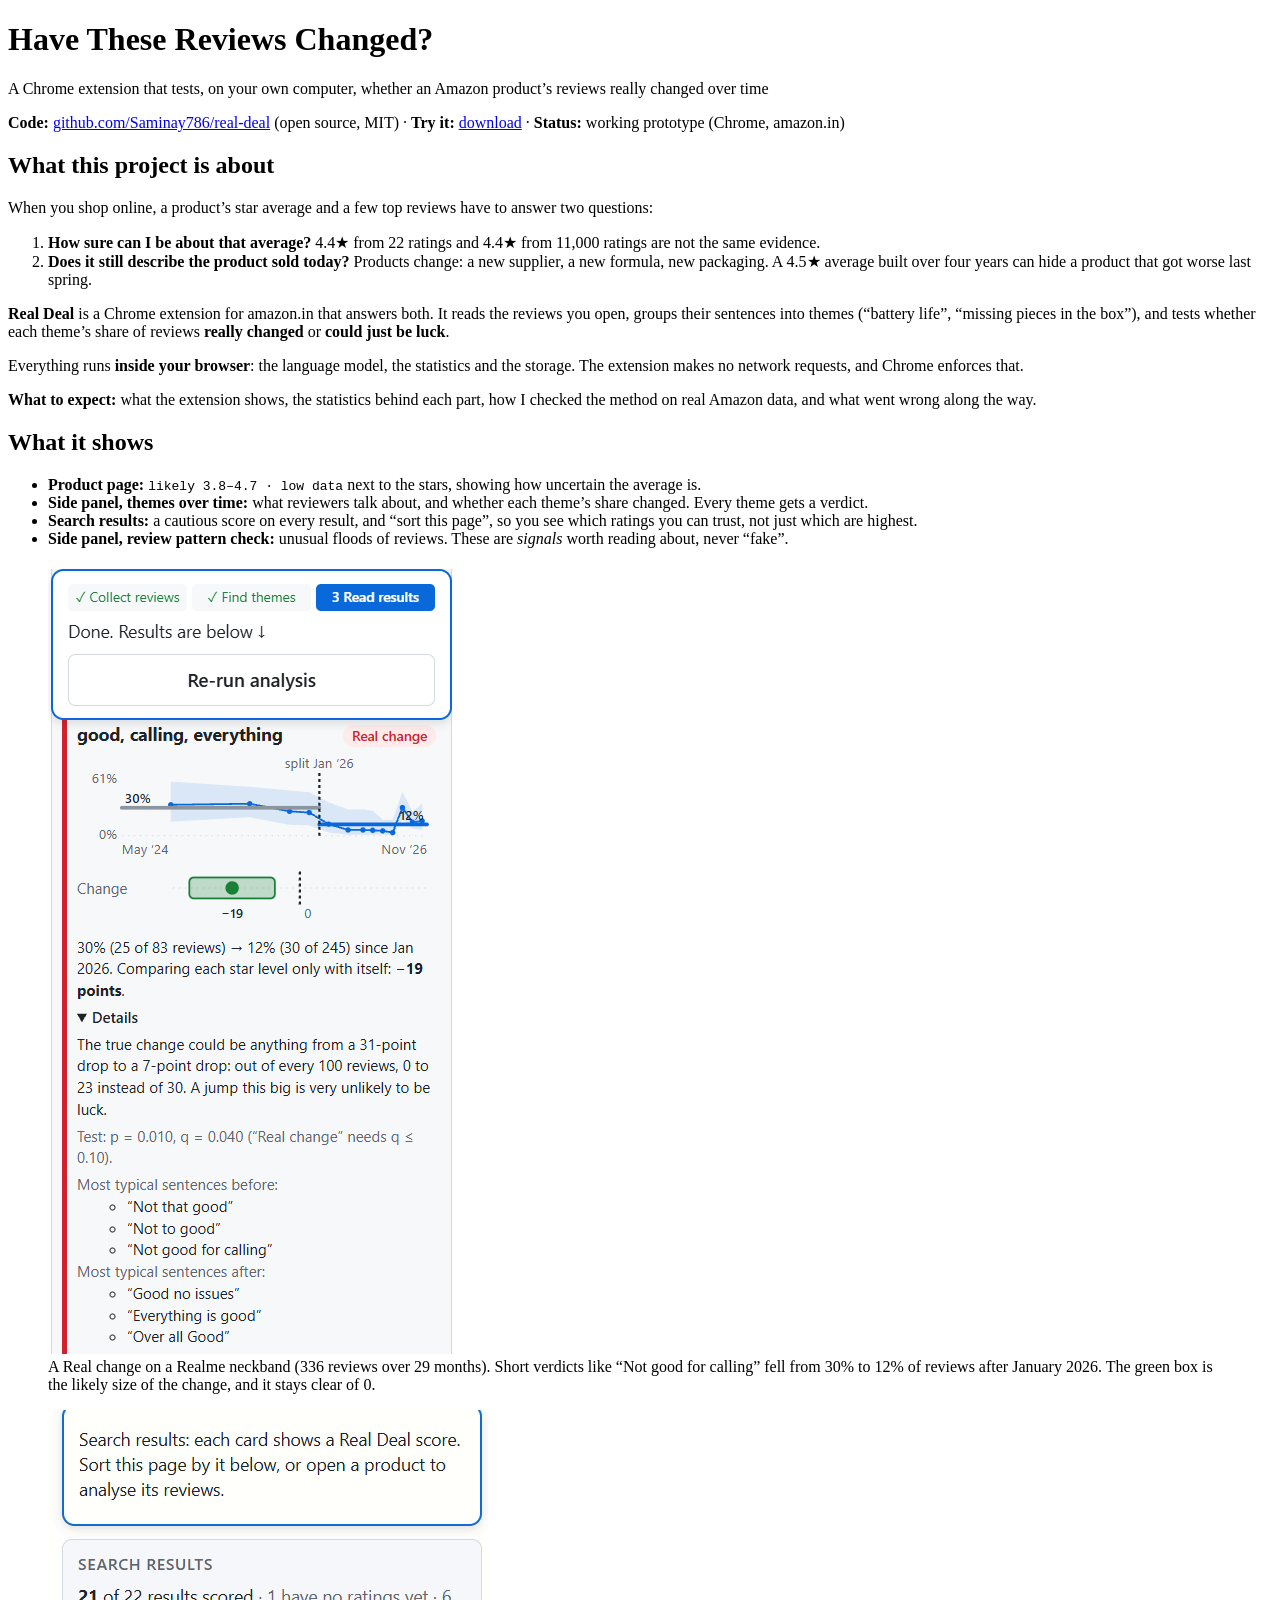
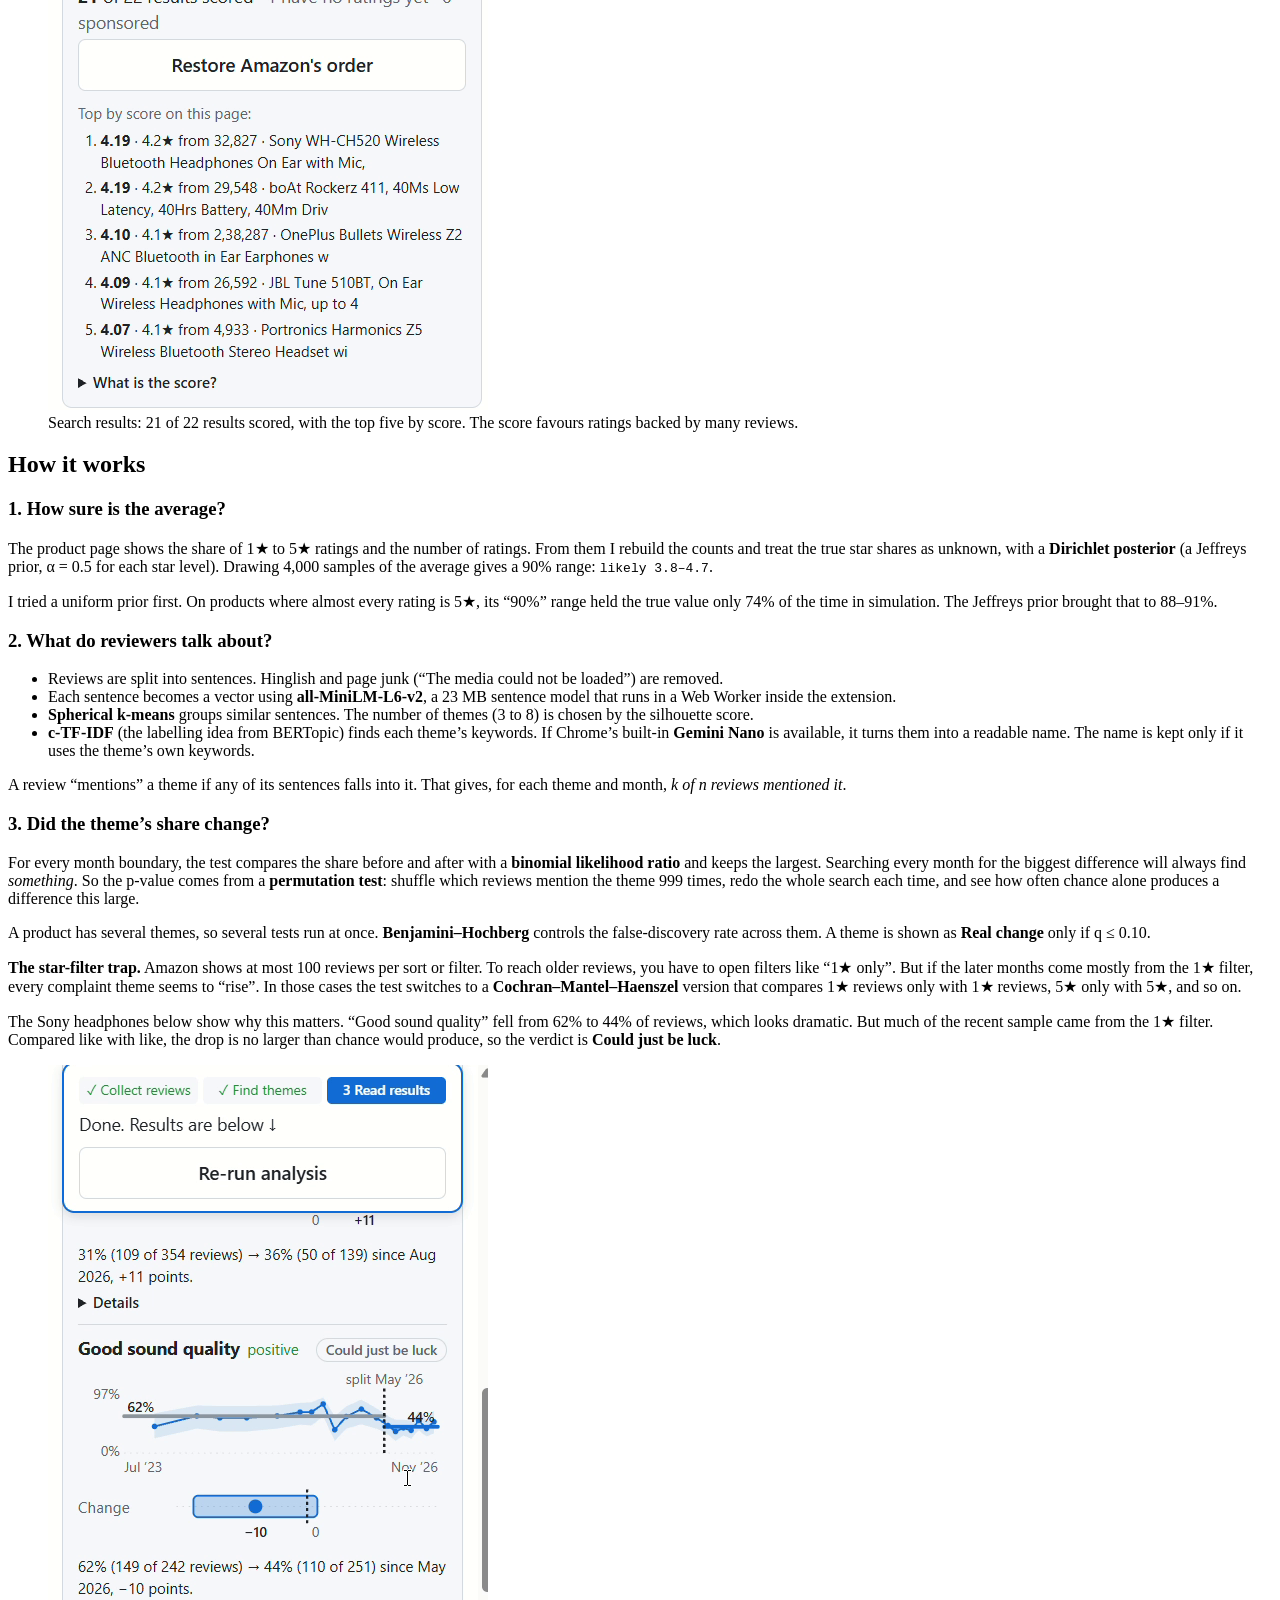
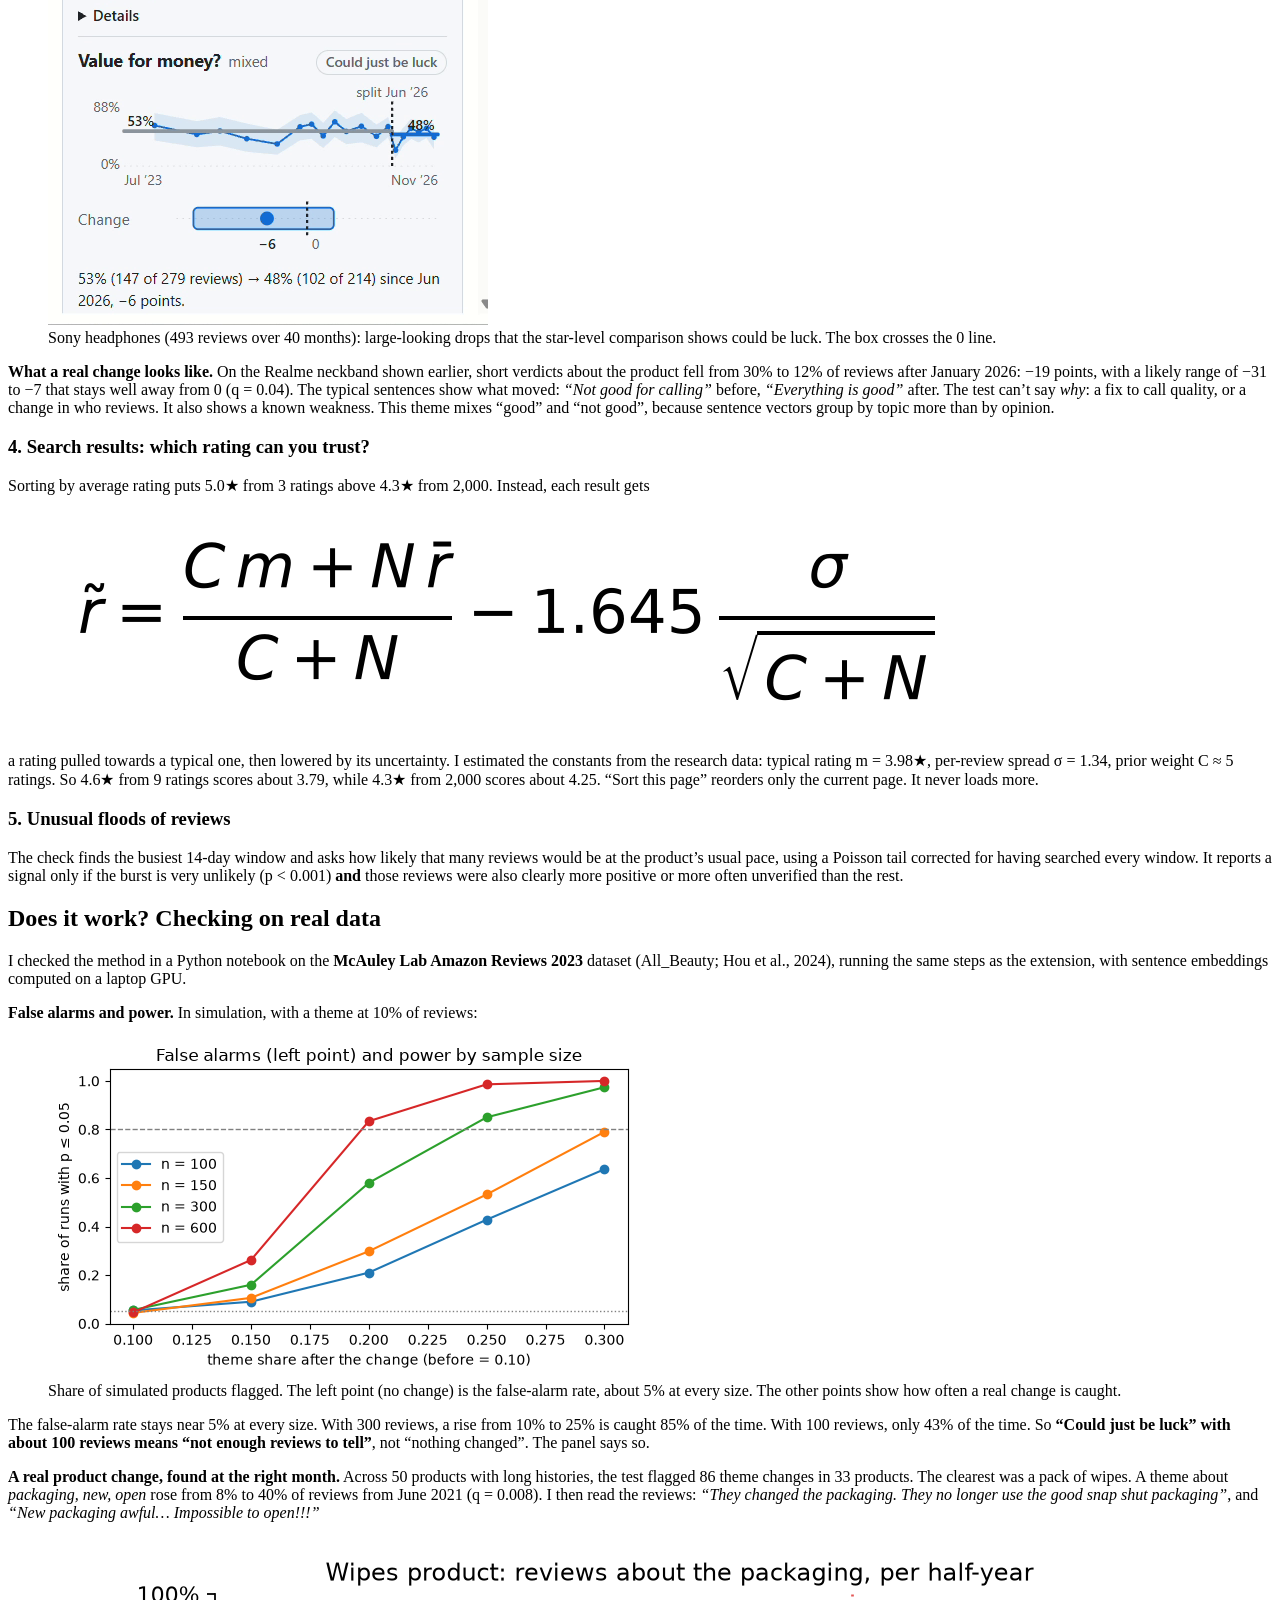
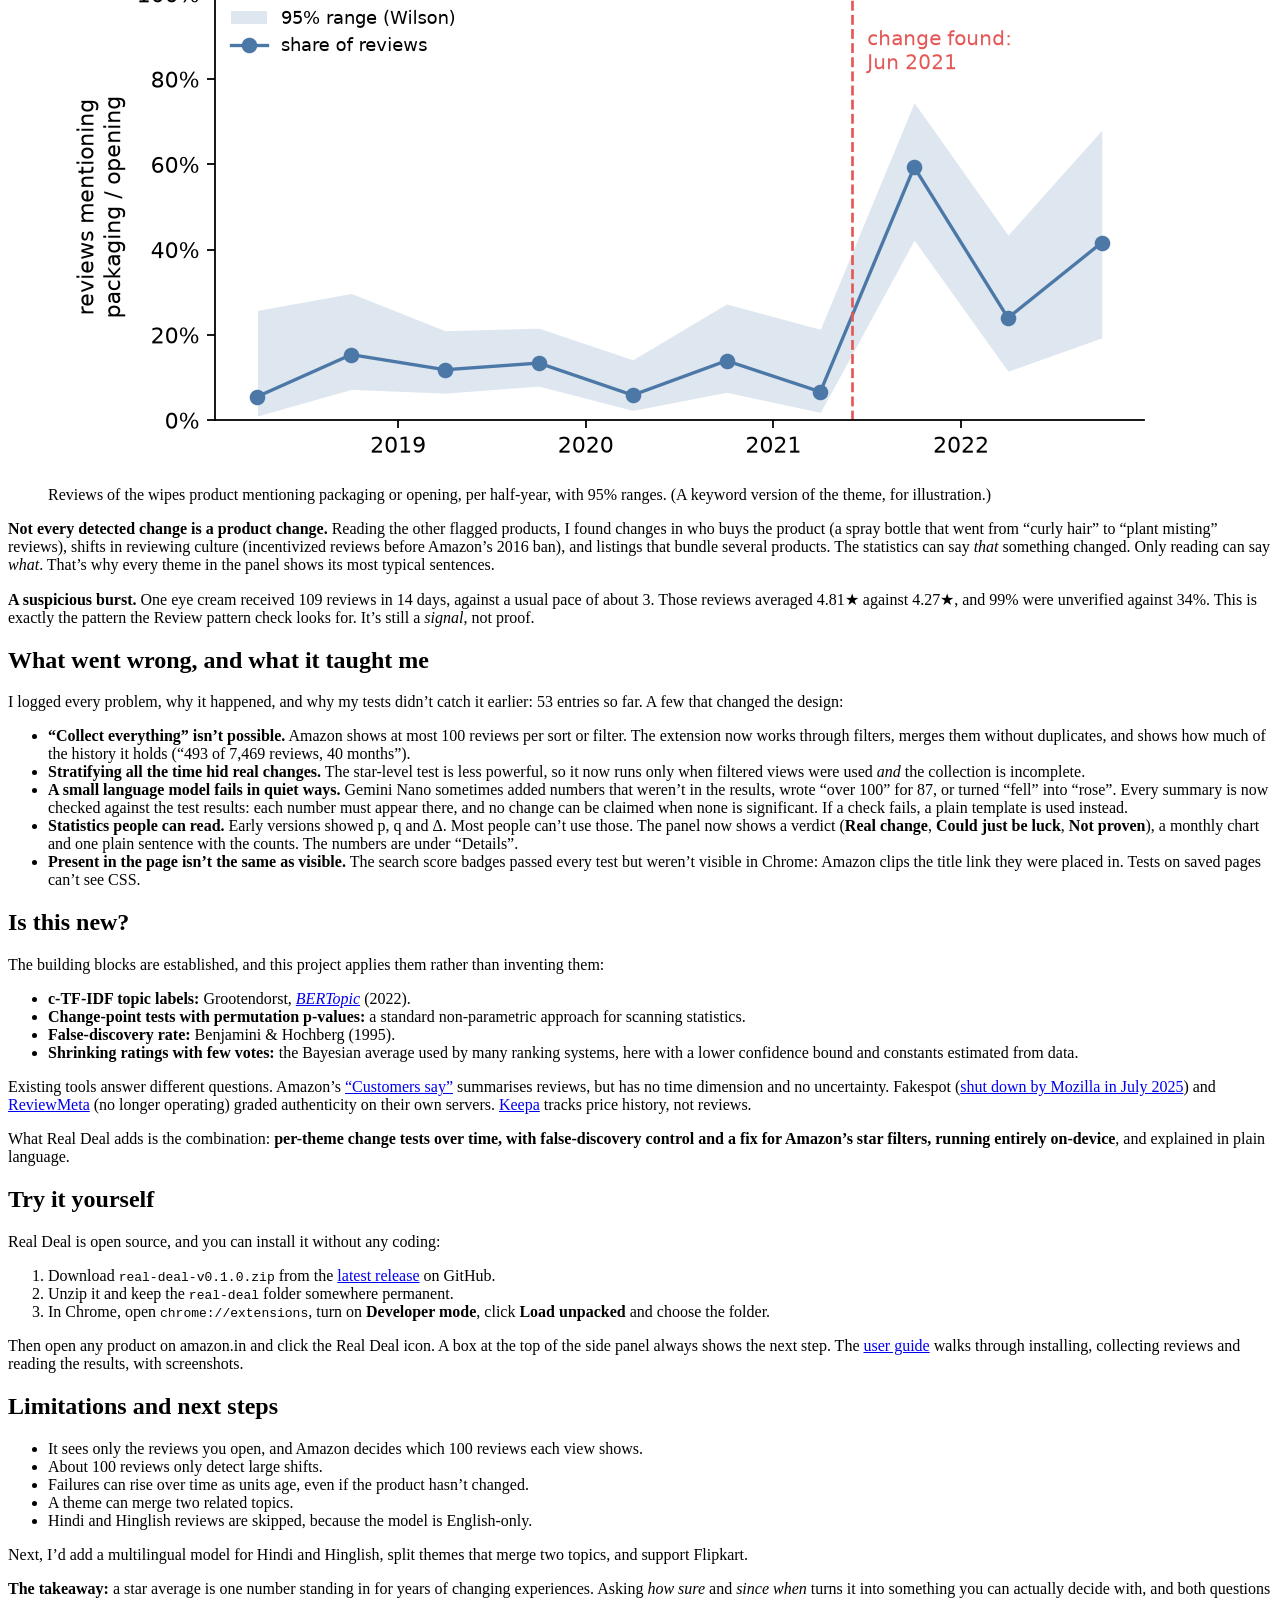
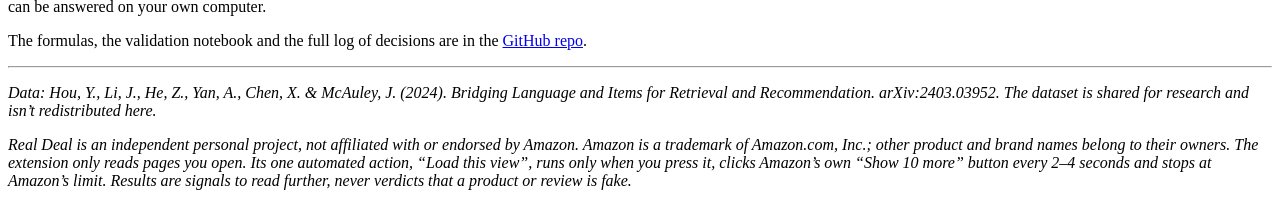
<file: medium/real-deal-plain.html>
<!DOCTYPE html>
<html xmlns="http://www.w3.org/1999/xhtml">
<head>
  <meta charset="utf-8" />
  <meta name="generator" content="pandoc 3.10" />
  <meta name="viewport" content="width=device-width, initial-scale=1.0, user-scalable=yes" />
  <meta name="author" content="Samina Yasmin" />
  <meta name="dcterms.date" content="2026-11-22" />
  <title>Have These Reviews Changed?</title>
  
</head>
<body>
<header id="title-block-header">
<h1 class="title">Have These Reviews Changed?</h1>
<p class="subtitle">A Chrome extension that tests, on your own computer, whether an Amazon product’s reviews really changed over time</p>
</header>
<p hidden><em>Medium-friendly copy of <a href="https://saminay786.github.io/posts/2026-11-22-real-deal-amazon-reviews/">this post</a>: no tables, no math markup, one image per row.</em></p>
<p><strong>Code:</strong> <a href="https://github.com/Saminay786/real-deal">github.com/Saminay786/real-deal</a> (open source, MIT) · <strong>Try it:</strong> <a href="https://github.com/Saminay786/real-deal/releases/latest">download</a> · <strong>Status:</strong> working prototype (Chrome, amazon.in)</p>
<h2 id="what-this-project-is-about">What this project is about</h2>
<p>When you shop online, a product’s star average and a few top reviews have to answer two questions:</p>
<ol type="1">
<li><strong>How sure can I be about that average?</strong> 4.4★ from 22 ratings and 4.4★ from 11,000 ratings are not the same evidence.</li>
<li><strong>Does it still describe the product sold today?</strong> Products change: a new supplier, a new formula, new packaging. A 4.5★ average built over four years can hide a product that got worse last spring.</li>
</ol>
<p><strong>Real Deal</strong> is a Chrome extension for amazon.in that answers both. It reads the reviews you open, groups their sentences into themes (“battery life”, “missing pieces in the box”), and tests whether each theme’s share of reviews <strong>really changed</strong> or <strong>could just be luck</strong>.</p>
<p>Everything runs <strong>inside your browser</strong>: the language model, the statistics and the storage. The extension makes no network requests, and Chrome enforces that.</p>
<p><strong>What to expect:</strong> what the extension shows, the statistics behind each part, how I checked the method on real Amazon data, and what went wrong along the way.</p>
<h2 id="what-it-shows">What it shows</h2>
<ul>
<li><strong>Product page:</strong> <code>likely 3.8–4.7 · low data</code> next to the stars, showing how uncertain the average is.</li>
<li><strong>Side panel, themes over time:</strong> what reviewers talk about, and whether each theme’s share changed. Every theme gets a verdict.</li>
<li><strong>Search results:</strong> a cautious score on every result, and “sort this page”, so you see which ratings you can trust, not just which are highest.</li>
<li><strong>Side panel, review pattern check:</strong> unusual floods of reviews. These are <em>signals</em> worth reading about, never “fake”.</li>
</ul>
<figure><img src="https://saminay786.github.io/posts/2026-11-22-real-deal-amazon-reviews/panel-real-change.png" alt="Side panel card for the theme &#39;good, calling, everything&#39; marked Real change: monthly share drops from 30% to 12% at a dashed line in January 2026; change box from -31 to -7 points, entirely left of zero; typical sentences before are &#39;Not that good&#39;, &#39;Not good for calling&#39;, after are &#39;Good no issues&#39;, &#39;Everything is good&#39;." /><figcaption>A Real change on a Realme neckband (336 reviews over 29 months). Short verdicts like “Not good for calling” fell from 30% to 12% of reviews after January 2026. The green box is the likely size of the change, and it stays clear of 0.</figcaption></figure>
<figure><img src="https://saminay786.github.io/posts/2026-11-22-real-deal-amazon-reviews/panel-search.png" alt="Side panel listing search results scored, a &#39;Restore Amazon&#39;s order&#39; button, and the top 5 products by score, e.g. 4.19 for a 4.2-star product with 32,827 ratings." /><figcaption>Search results: 21 of 22 results scored, with the top five by score. The score favours ratings backed by many reviews.</figcaption></figure>
<h2 id="how-it-works">How it works</h2>
<h3 id="how-sure-is-the-average">1. How sure is the average?</h3>
<p>The product page shows the share of 1★ to 5★ ratings and the number of ratings. From them I rebuild the counts and treat the true star shares as unknown, with a <strong>Dirichlet posterior</strong> (a Jeffreys prior, α = 0.5 for each star level). Drawing 4,000 samples of the average gives a 90% range: <code>likely 3.8–4.7</code>.</p>
<p>I tried a uniform prior first. On products where almost every rating is 5★, its “90%” range held the true value only 74% of the time in simulation. The Jeffreys prior brought that to 88–91%.</p>
<h3 id="what-do-reviewers-talk-about">2. What do reviewers talk about?</h3>
<ul>
<li>Reviews are split into sentences. Hinglish and page junk (“The media could not be loaded”) are removed.</li>
<li>Each sentence becomes a vector using <strong>all-MiniLM-L6-v2</strong>, a 23 MB sentence model that runs in a Web Worker inside the extension.</li>
<li><strong>Spherical k-means</strong> groups similar sentences. The number of themes (3 to 8) is chosen by the silhouette score.</li>
<li><strong>c-TF-IDF</strong> (the labelling idea from BERTopic) finds each theme’s keywords. If Chrome’s built-in <strong>Gemini Nano</strong> is available, it turns them into a readable name. The name is kept only if it uses the theme’s own keywords.</li>
</ul>
<p>A review “mentions” a theme if any of its sentences falls into it. That gives, for each theme and month, <em>k of n reviews mentioned it</em>.</p>
<h3 id="did-the-themes-share-change">3. Did the theme’s share change?</h3>
<p>For every month boundary, the test compares the share before and after with a <strong>binomial likelihood ratio</strong> and keeps the largest. Searching every month for the biggest difference will always find <em>something</em>. So the p-value comes from a <strong>permutation test</strong>: shuffle which reviews mention the theme 999 times, redo the whole search each time, and see how often chance alone produces a difference this large.</p>
<p>A product has several themes, so several tests run at once. <strong>Benjamini–Hochberg</strong> controls the false-discovery rate across them. A theme is shown as <strong>Real change</strong> only if q ≤ 0.10.</p>
<p><strong>The star-filter trap.</strong> Amazon shows at most 100 reviews per sort or filter. To reach older reviews, you have to open filters like “1★ only”. But if the later months come mostly from the 1★ filter, every complaint theme seems to “rise”. In those cases the test switches to a <strong>Cochran–Mantel–Haenszel</strong> version that compares 1★ reviews only with 1★ reviews, 5★ only with 5★, and so on.</p>
<p>The Sony headphones below show why this matters. “Good sound quality” fell from 62% to 44% of reviews, which looks dramatic. But much of the recent sample came from the 1★ filter. Compared like with like, the drop is no larger than chance would produce, so the verdict is <strong>Could just be luck</strong>.</p>
<figure><img src="https://saminay786.github.io/posts/2026-11-22-real-deal-amazon-reviews/panel-themes.png" alt="Side panel showing themes &#39;Good sound quality&#39; and &#39;Value for money?&#39;, each with a sparkline of monthly share, a change range bar crossing zero, and the verdict &#39;Could just be luck&#39;." /><figcaption>Sony headphones (493 reviews over 40 months): large-looking drops that the star-level comparison shows could be luck. The box crosses the 0 line.</figcaption></figure>
<p><strong>What a real change looks like.</strong> On the Realme neckband shown earlier, short verdicts about the product fell from 30% to 12% of reviews after January 2026: −19 points, with a likely range of −31 to −7 that stays well away from 0 (q = 0.04). The typical sentences show what moved: <em>“Not good for calling”</em> before, <em>“Everything is good”</em> after. The test can’t say <em>why</em>: a fix to call quality, or a change in who reviews. It also shows a known weakness. This theme mixes “good” and “not good”, because sentence vectors group by topic more than by opinion.</p>
<h3 id="search-results-which-rating-can-you-trust">4. Search results: which rating can you trust?</h3>
<p>Sorting by average rating puts 5.0★ from 3 ratings above 4.3★ from 2,000. Instead, each result gets</p>
<figure><img src="https://saminay786.github.io/posts/2026-11-22-real-deal-amazon-reviews/score-formula.png" alt="Score equals (C times m plus N times average rating) divided by (C plus N), minus 1.645 times sigma divided by the square root of (C plus N)." /></figure>
<p>a rating pulled towards a typical one, then lowered by its uncertainty. I estimated the constants from the research data: typical rating m = 3.98★, per-review spread σ = 1.34, prior weight C ≈ 5 ratings. So 4.6★ from 9 ratings scores about 3.79, while 4.3★ from 2,000 scores about 4.25. “Sort this page” reorders only the current page. It never loads more.</p>
<h3 id="unusual-floods-of-reviews">5. Unusual floods of reviews</h3>
<p>The check finds the busiest 14-day window and asks how likely that many reviews would be at the product’s usual pace, using a Poisson tail corrected for having searched every window. It reports a signal only if the burst is very unlikely (p &lt; 0.001) <strong>and</strong> those reviews were also clearly more positive or more often unverified than the rest.</p>
<h2 id="does-it-work-checking-on-real-data">Does it work? Checking on real data</h2>
<p>I checked the method in a Python notebook on the <strong>McAuley Lab Amazon Reviews 2023</strong> dataset (All_Beauty; Hou et al., 2024), running the same steps as the extension, with sentence embeddings computed on a laptop GPU.</p>
<p><strong>False alarms and power.</strong> In simulation, with a theme at 10% of reviews:</p>
<figure><img src="https://saminay786.github.io/posts/2026-11-22-real-deal-amazon-reviews/power.png" alt="Line chart: share of runs with p ≤ 0.05 versus theme share after the change, for 100, 150, 300 and 600 reviews. All start near 5% with no change; at 25% after, detection is 43%, 53%, 85% and 99%." /><figcaption>Share of simulated products flagged. The left point (no change) is the false-alarm rate, about 5% at every size. The other points show how often a real change is caught.</figcaption></figure>
<p>The false-alarm rate stays near 5% at every size. With 300 reviews, a rise from 10% to 25% is caught 85% of the time. With 100 reviews, only 43% of the time. So <strong>“Could just be luck” with about 100 reviews means “not enough reviews to tell”</strong>, not “nothing changed”. The panel says so.</p>
<p><strong>A real product change, found at the right month.</strong> Across 50 products with long histories, the test flagged 86 theme changes in 33 products. The clearest was a pack of wipes. A theme about <em>packaging, new, open</em> rose from 8% to 40% of reviews from June 2021 (q = 0.008). I then read the reviews: <em>“They changed the packaging. They no longer use the good snap shut packaging”</em>, and <em>“New packaging awful… Impossible to open!!!”</em></p>
<figure><img src="https://saminay786.github.io/posts/2026-11-22-real-deal-amazon-reviews/wipes-change.png" alt="Line chart: share of reviews mentioning packaging stays between 5% and 15% from 2018 to early 2021, then jumps to about 60% in late 2021, after a dashed line marking the June 2021 change." /><figcaption>Reviews of the wipes product mentioning packaging or opening, per half-year, with 95% ranges. (A keyword version of the theme, for illustration.)</figcaption></figure>
<p><strong>Not every detected change is a product change.</strong> Reading the other flagged products, I found changes in who buys the product (a spray bottle that went from “curly hair” to “plant misting” reviews), shifts in reviewing culture (incentivized reviews before Amazon’s 2016 ban), and listings that bundle several products. The statistics can say <em>that</em> something changed. Only reading can say <em>what</em>. That’s why every theme in the panel shows its most typical sentences.</p>
<p><strong>A suspicious burst.</strong> One eye cream received 109 reviews in 14 days, against a usual pace of about 3. Those reviews averaged 4.81★ against 4.27★, and 99% were unverified against 34%. This is exactly the pattern the Review pattern check looks for. It’s still a <em>signal</em>, not proof.</p>
<h2 id="what-went-wrong-and-what-it-taught-me">What went wrong, and what it taught me</h2>
<p>I logged every problem, why it happened, and why my tests didn’t catch it earlier: 53 entries so far. A few that changed the design:</p>
<ul>
<li><strong>“Collect everything” isn’t possible.</strong> Amazon shows at most 100 reviews per sort or filter. The extension now works through filters, merges them without duplicates, and shows how much of the history it holds (“493 of 7,469 reviews, 40 months”).</li>
<li><strong>Stratifying all the time hid real changes.</strong> The star-level test is less powerful, so it now runs only when filtered views were used <em>and</em> the collection is incomplete.</li>
<li><strong>A small language model fails in quiet ways.</strong> Gemini Nano sometimes added numbers that weren’t in the results, wrote “over 100” for 87, or turned “fell” into “rose”. Every summary is now checked against the test results: each number must appear there, and no change can be claimed when none is significant. If a check fails, a plain template is used instead.</li>
<li><strong>Statistics people can read.</strong> Early versions showed p, q and Δ. Most people can’t use those. The panel now shows a verdict (<strong>Real change</strong>, <strong>Could just be luck</strong>, <strong>Not proven</strong>), a monthly chart and one plain sentence with the counts. The numbers are under “Details”.</li>
<li><strong>Present in the page isn’t the same as visible.</strong> The search score badges passed every test but weren’t visible in Chrome: Amazon clips the title link they were placed in. Tests on saved pages can’t see CSS.</li>
</ul>
<h2 id="is-this-new">Is this new?</h2>
<p>The building blocks are established, and this project applies them rather than inventing them:</p>
<ul>
<li><strong>c-TF-IDF topic labels:</strong> Grootendorst, <a href="https://arxiv.org/abs/2203.05794"><em>BERTopic</em></a> (2022).</li>
<li><strong>Change-point tests with permutation p-values:</strong> a standard non-parametric approach for scanning statistics.</li>
<li><strong>False-discovery rate:</strong> Benjamini &amp; Hochberg (1995).</li>
<li><strong>Shrinking ratings with few votes:</strong> the Bayesian average used by many ranking systems, here with a lower confidence bound and constants estimated from data.</li>
</ul>
<p>Existing tools answer different questions. Amazon’s <a href="https://www.aboutamazon.com/news/amazon-ai/amazon-ai-generated-review-highlights">“Customers say”</a> summarises reviews, but has no time dimension and no uncertainty. Fakespot (<a href="https://blog.mozilla.org/en/mozilla/building-whats-next/">shut down by Mozilla in July 2025</a>) and <a href="https://www.retailbrew.com/stories/2021/07/12/reviewmeta-wants-helps-online-shoppers-reality-check-shady-amazon-reviews">ReviewMeta</a> (no longer operating) graded authenticity on their own servers. <a href="https://keepa.com">Keepa</a> tracks price history, not reviews.</p>
<p>What Real Deal adds is the combination: <strong>per-theme change tests over time, with false-discovery control and a fix for Amazon’s star filters, running entirely on-device</strong>, and explained in plain language.</p>
<h2 id="try-it-yourself">Try it yourself</h2>
<p>Real Deal is open source, and you can install it without any coding:</p>
<ol type="1">
<li>Download <code>real-deal-v0.1.0.zip</code> from the <a href="https://github.com/Saminay786/real-deal/releases/latest">latest release</a> on GitHub.</li>
<li>Unzip it and keep the <code>real-deal</code> folder somewhere permanent.</li>
<li>In Chrome, open <code>chrome://extensions</code>, turn on <strong>Developer mode</strong>, click <strong>Load unpacked</strong> and choose the folder.</li>
</ol>
<p>Then open any product on amazon.in and click the Real Deal icon. A box at the top of the side panel always shows the next step. The <a href="https://github.com/Saminay786/real-deal/blob/main/docs/USER_GUIDE.md">user guide</a> walks through installing, collecting reviews and reading the results, with screenshots.</p>
<h2 id="limitations-and-next-steps">Limitations and next steps</h2>
<ul>
<li>It sees only the reviews you open, and Amazon decides which 100 reviews each view shows.</li>
<li>About 100 reviews only detect large shifts.</li>
<li>Failures can rise over time as units age, even if the product hasn’t changed.</li>
<li>A theme can merge two related topics.</li>
<li>Hindi and Hinglish reviews are skipped, because the model is English-only.</li>
</ul>
<p>Next, I’d add a multilingual model for Hindi and Hinglish, split themes that merge two topics, and support Flipkart.</p>
<p><strong>The takeaway:</strong> a star average is one number standing in for years of changing experiences. Asking <em>how sure</em> and <em>since when</em> turns it into something you can actually decide with, and both questions can be answered on your own computer.</p>
<p>The formulas, the validation notebook and the full log of decisions are in the <a href="https://github.com/Saminay786/real-deal">GitHub repo</a>.</p>
<hr />
<p><em>Data: Hou, Y., Li, J., He, Z., Yan, A., Chen, X. &amp; McAuley, J. (2024). Bridging Language and Items for Retrieval and Recommendation. arXiv:2403.03952. The dataset is shared for research and isn’t redistributed here.</em></p>
<p><em>Real Deal is an independent personal project, not affiliated with or endorsed by Amazon. Amazon is a trademark of Amazon.com, Inc.; other product and brand names belong to their owners. The extension only reads pages you open. Its one automated action, “Load this view”, runs only when you press it, clicks Amazon’s own “Show 10 more” button every 2–4 seconds and stops at Amazon’s limit. Results are signals to read further, never verdicts that a product or review is fake.</em></p>
</body>
</html>
</file>
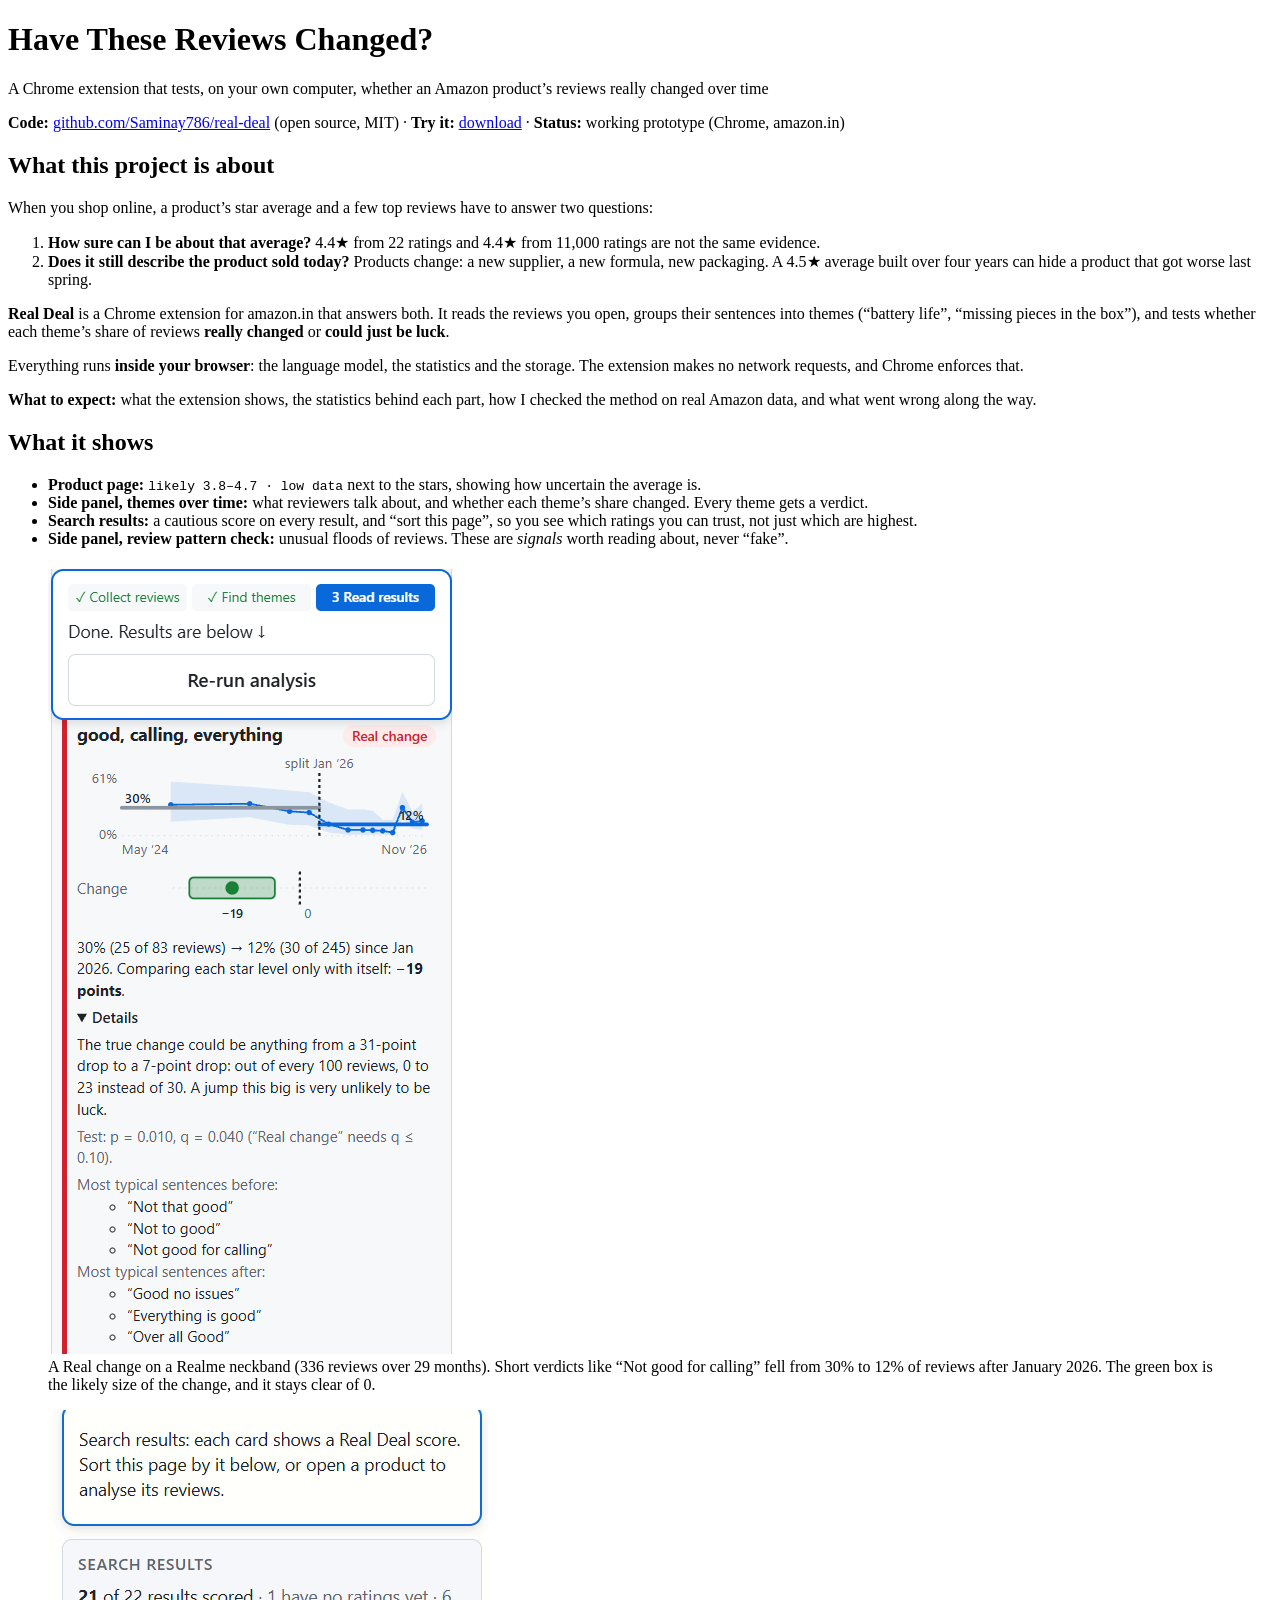
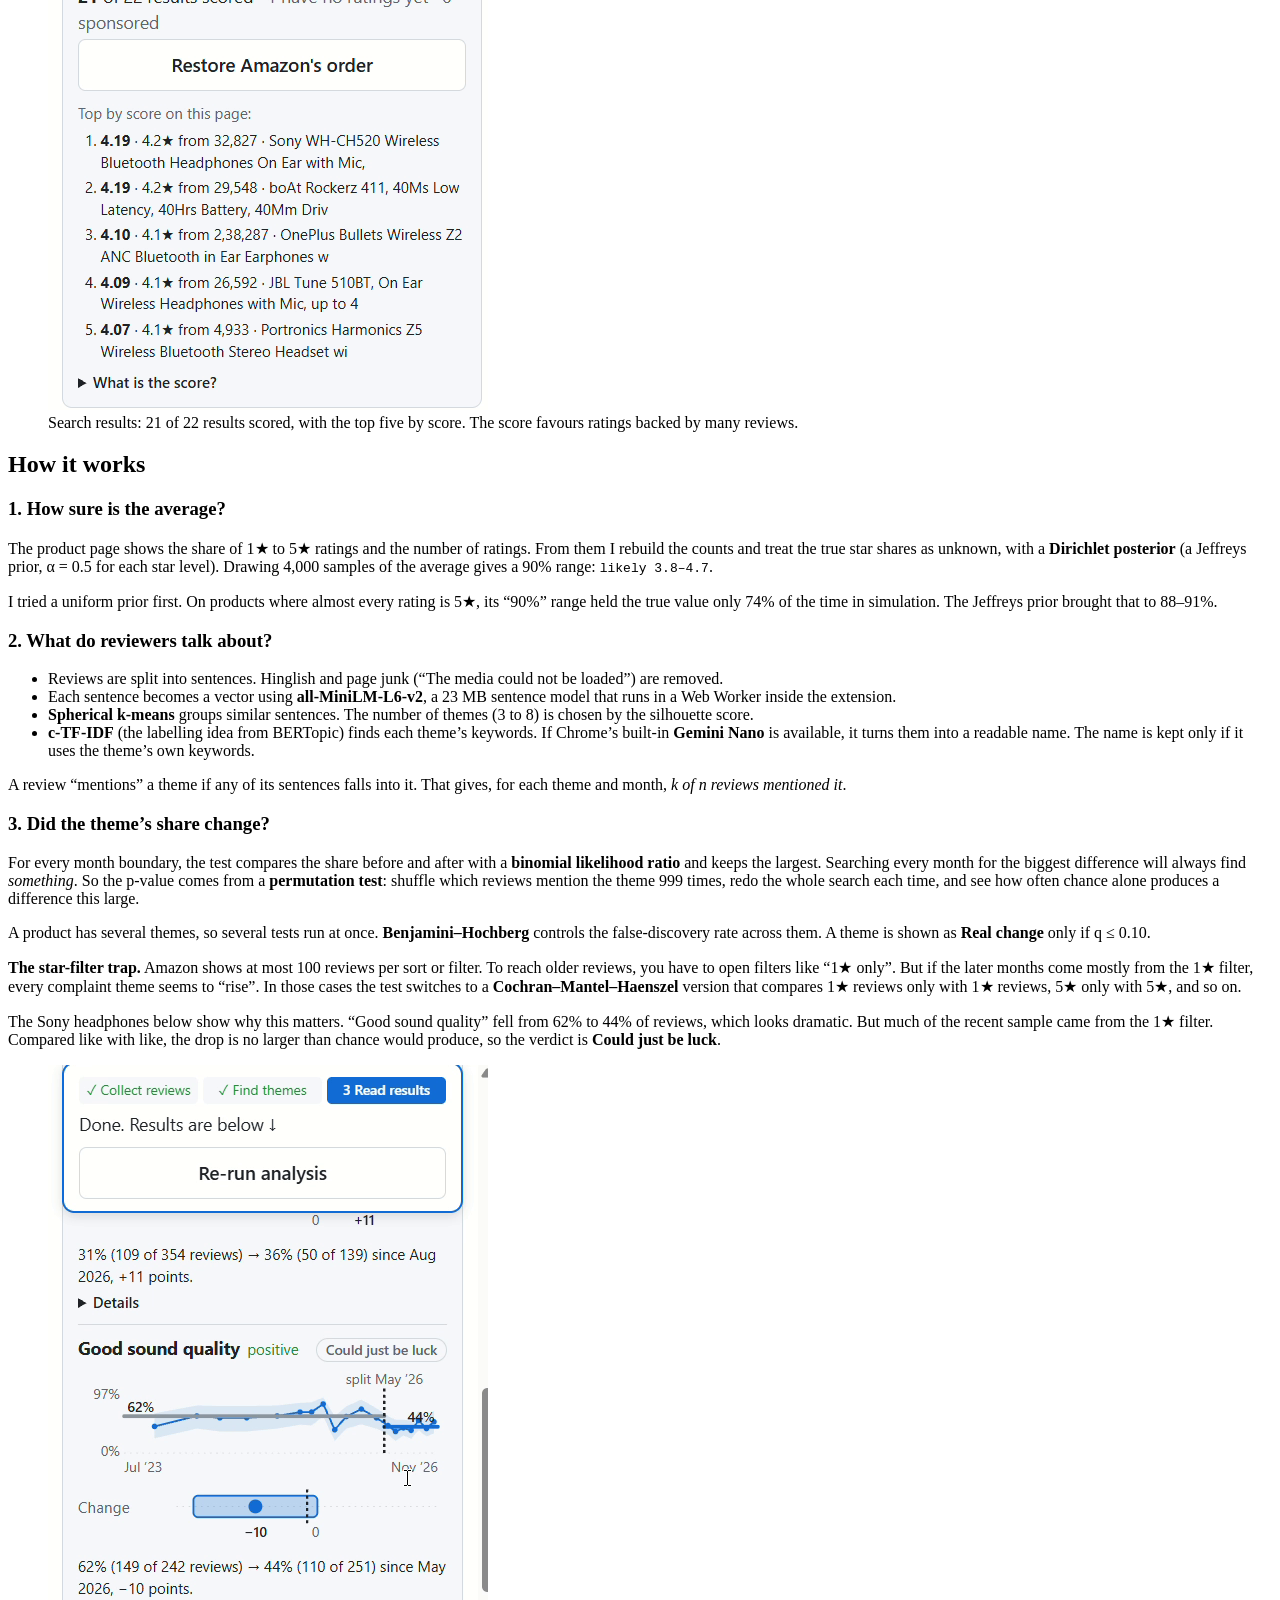
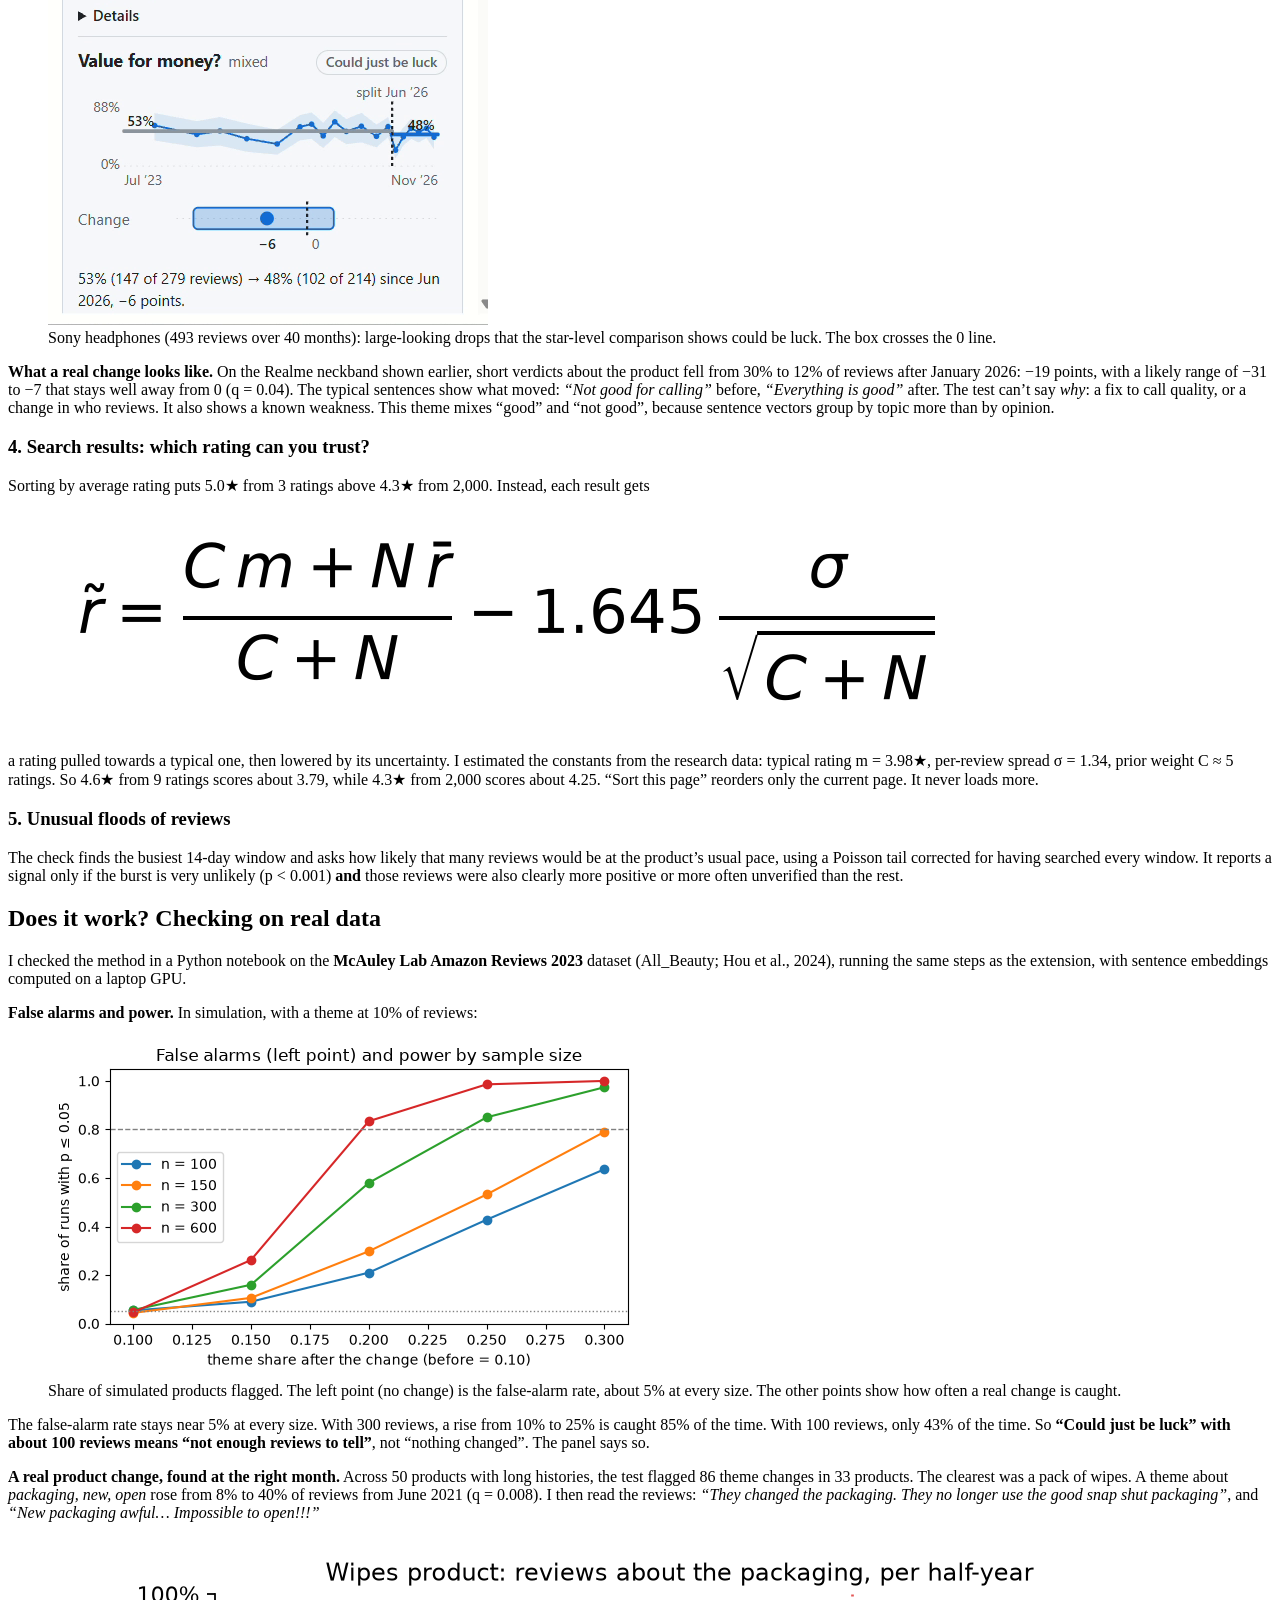
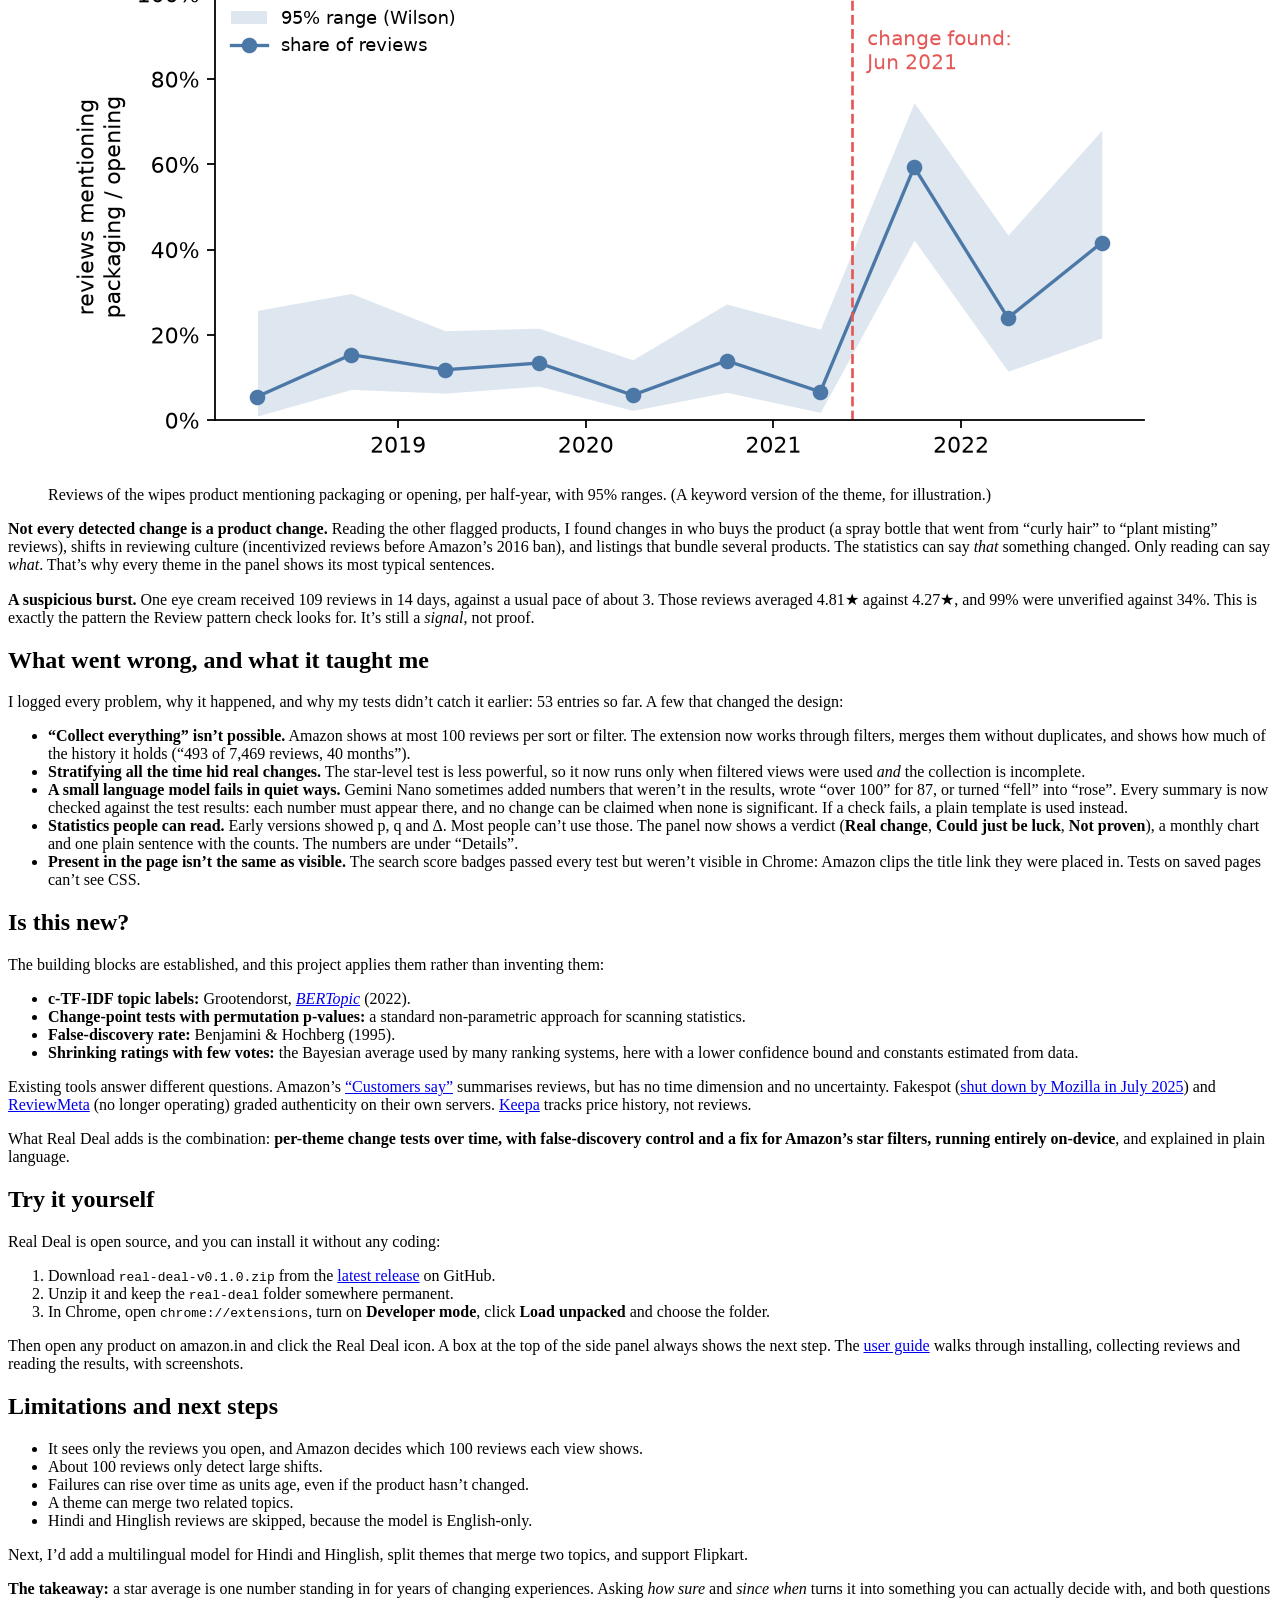
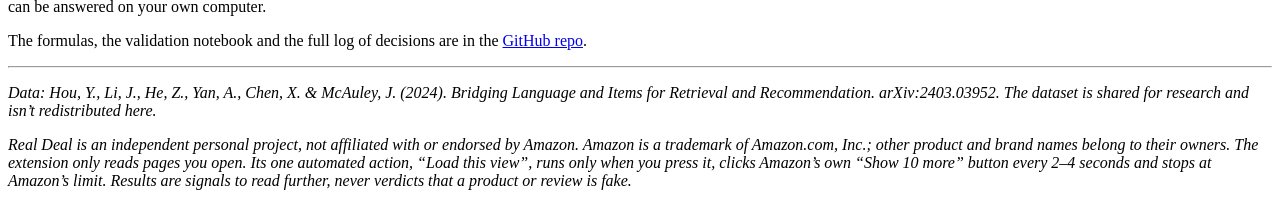
<file: medium/real-deal-v2.html>
<!DOCTYPE html>
<html xmlns="http://www.w3.org/1999/xhtml">
<head>
  <meta charset="utf-8" />
  <meta name="generator" content="pandoc 3.10" />
  <meta name="viewport" content="width=device-width, initial-scale=1.0, user-scalable=yes" />
  <meta name="author" content="Samina Yasmin" />
  <meta name="dcterms.date" content="2026-11-22" />
  <title>Have These Reviews Changed?</title>
  
</head>
<body>
<header id="title-block-header">
<h1 class="title">Have These Reviews Changed?</h1>
<p class="subtitle">A Chrome extension that tests, on your own computer, whether an Amazon product’s reviews really changed over time</p>
</header>
<p hidden><em>Medium-friendly copy of <a href="https://saminay786.github.io/posts/2026-11-22-real-deal-amazon-reviews/">this post</a>: no tables, no math markup, one image per row.</em></p>
<p><strong>Code:</strong> <a href="https://github.com/Saminay786/real-deal">github.com/Saminay786/real-deal</a> (open source, MIT) · <strong>Try it:</strong> <a href="https://github.com/Saminay786/real-deal/releases/latest">download</a> · <strong>Status:</strong> working prototype (Chrome, amazon.in)</p>
<h2 id="what-this-project-is-about">What this project is about</h2>
<p>When you shop online, a product’s star average and a few top reviews have to answer two questions:</p>
<ol type="1">
<li><strong>How sure can I be about that average?</strong>&#160;4.4★ from 22 ratings and 4.4★ from 11,000 ratings are not the same evidence.</li>
<li><strong>Does it still describe the product sold today?</strong>&#160;Products change: a new supplier, a new formula, new packaging. A 4.5★ average built over four years can hide a product that got worse last spring.</li>
</ol>
<p><strong>Real Deal</strong> is a Chrome extension for amazon.in that answers both. It reads the reviews you open, groups their sentences into themes (“battery life”, “missing pieces in the box”), and tests whether each theme’s share of reviews <strong>really changed</strong> or <strong>could just be luck</strong>.</p>
<p>Everything runs <strong>inside your browser</strong>: the language model, the statistics and the storage. The extension makes no network requests, and Chrome enforces that.</p>
<p><strong>What to expect:</strong> what the extension shows, the statistics behind each part, how I checked the method on real Amazon data, and what went wrong along the way.</p>
<h2 id="what-it-shows">What it shows</h2>
<ul>
<li><strong>Product page:</strong>&#160;<code>likely 3.8–4.7 · low data</code>&#160;next to the stars, showing how uncertain the average is.</li>
<li><strong>Side panel, themes over time:</strong>&#160;what reviewers talk about, and whether each theme’s share changed. Every theme gets a verdict.</li>
<li><strong>Search results:</strong>&#160;a cautious score on every result, and “sort this page”, so you see which ratings you can trust, not just which are highest.</li>
<li><strong>Side panel, review pattern check:</strong>&#160;unusual floods of reviews. These are&#160;<em>signals</em>&#160;worth reading about, never “fake”.</li>
</ul>
<figure><img src="https://saminay786.github.io/posts/2026-11-22-real-deal-amazon-reviews/panel-real-change.png" alt="Side panel card for the theme &#39;good, calling, everything&#39; marked Real change: monthly share drops from 30% to 12% at a dashed line in January 2026; change box from -31 to -7 points, entirely left of zero; typical sentences before are &#39;Not that good&#39;, &#39;Not good for calling&#39;, after are &#39;Good no issues&#39;, &#39;Everything is good&#39;." /><figcaption>A Real change on a Realme neckband (336 reviews over 29 months). Short verdicts like “Not good for calling” fell from 30% to 12% of reviews after January 2026. The green box is the likely size of the change, and it stays clear of 0.</figcaption></figure>
<figure><img src="https://saminay786.github.io/posts/2026-11-22-real-deal-amazon-reviews/panel-search.png" alt="Side panel listing search results scored, a &#39;Restore Amazon&#39;s order&#39; button, and the top 5 products by score, e.g. 4.19 for a 4.2-star product with 32,827 ratings." /><figcaption>Search results: 21 of 22 results scored, with the top five by score. The score favours ratings backed by many reviews.</figcaption></figure>
<h2 id="how-it-works">How it works</h2>
<h3 id="how-sure-is-the-average">1. How sure is the average?</h3>
<p>The product page shows the share of 1★ to 5★ ratings and the number of ratings. From them I rebuild the counts and treat the true star shares as unknown, with a <strong>Dirichlet posterior</strong> (a Jeffreys prior, α = 0.5 for each star level). Drawing 4,000 samples of the average gives a 90% range: <code>likely 3.8–4.7</code>.</p>
<p>I tried a uniform prior first. On products where almost every rating is 5★, its “90%” range held the true value only 74% of the time in simulation. The Jeffreys prior brought that to 88–91%.</p>
<h3 id="what-do-reviewers-talk-about">2. What do reviewers talk about?</h3>
<ul>
<li>Reviews are split into sentences. Hinglish and page junk (“The media could not be loaded”) are removed.</li>
<li>Each sentence becomes a vector using&#160;<strong>all-MiniLM-L6-v2</strong>, a 23 MB sentence model that runs in a Web Worker inside the extension.</li>
<li><strong>Spherical k-means</strong>&#160;groups similar sentences. The number of themes (3 to 8) is chosen by the silhouette score.</li>
<li><strong>c-TF-IDF</strong>&#160;(the labelling idea from BERTopic) finds each theme’s keywords. If Chrome’s built-in&#160;<strong>Gemini Nano</strong>&#160;is available, it turns them into a readable name. The name is kept only if it uses the theme’s own keywords.</li>
</ul>
<p>A review “mentions” a theme if any of its sentences falls into it. That gives, for each theme and month, <em>k of n reviews mentioned it</em>.</p>
<h3 id="did-the-themes-share-change">3. Did the theme’s share change?</h3>
<p>For every month boundary, the test compares the share before and after with a <strong>binomial likelihood ratio</strong> and keeps the largest. Searching every month for the biggest difference will always find <em>something</em>. So the p-value comes from a <strong>permutation test</strong>: shuffle which reviews mention the theme 999 times, redo the whole search each time, and see how often chance alone produces a difference this large.</p>
<p>A product has several themes, so several tests run at once. <strong>Benjamini–Hochberg</strong> controls the false-discovery rate across them. A theme is shown as <strong>Real change</strong> only if q ≤ 0.10.</p>
<p><strong>The star-filter trap.</strong> Amazon shows at most 100 reviews per sort or filter. To reach older reviews, you have to open filters like “1★ only”. But if the later months come mostly from the 1★ filter, every complaint theme seems to “rise”. In those cases the test switches to a <strong>Cochran–Mantel–Haenszel</strong> version that compares 1★ reviews only with 1★ reviews, 5★ only with 5★, and so on.</p>
<p>The Sony headphones below show why this matters. “Good sound quality” fell from 62% to 44% of reviews, which looks dramatic. But much of the recent sample came from the 1★ filter. Compared like with like, the drop is no larger than chance would produce, so the verdict is <strong>Could just be luck</strong>.</p>
<figure><img src="https://saminay786.github.io/posts/2026-11-22-real-deal-amazon-reviews/panel-themes.png" alt="Side panel showing themes &#39;Good sound quality&#39; and &#39;Value for money?&#39;, each with a sparkline of monthly share, a change range bar crossing zero, and the verdict &#39;Could just be luck&#39;." /><figcaption>Sony headphones (493 reviews over 40 months): large-looking drops that the star-level comparison shows could be luck. The box crosses the 0 line.</figcaption></figure>
<p><strong>What a real change looks like.</strong> On the Realme neckband shown earlier, short verdicts about the product fell from 30% to 12% of reviews after January 2026: −19 points, with a likely range of −31 to −7 that stays well away from 0 (q = 0.04). The typical sentences show what moved: <em>“Not good for calling”</em> before, <em>“Everything is good”</em> after. The test can’t say <em>why</em>: a fix to call quality, or a change in who reviews. It also shows a known weakness. This theme mixes “good” and “not good”, because sentence vectors group by topic more than by opinion.</p>
<h3 id="search-results-which-rating-can-you-trust">4. Search results: which rating can you trust?</h3>
<p>Sorting by average rating puts 5.0★ from 3 ratings above 4.3★ from 2,000. Instead, each result gets</p>
<figure><img src="https://saminay786.github.io/posts/2026-11-22-real-deal-amazon-reviews/score-formula.png" alt="Score equals (C times m plus N times average rating) divided by (C plus N), minus 1.645 times sigma divided by the square root of (C plus N)." /></figure>
<p>a rating pulled towards a typical one, then lowered by its uncertainty. I estimated the constants from the research data: typical rating m = 3.98★, per-review spread σ = 1.34, prior weight C ≈ 5 ratings. So 4.6★ from 9 ratings scores about 3.79, while 4.3★ from 2,000 scores about 4.25. “Sort this page” reorders only the current page. It never loads more.</p>
<h3 id="unusual-floods-of-reviews">5. Unusual floods of reviews</h3>
<p>The check finds the busiest 14-day window and asks how likely that many reviews would be at the product’s usual pace, using a Poisson tail corrected for having searched every window. It reports a signal only if the burst is very unlikely (p &lt; 0.001) <strong>and</strong> those reviews were also clearly more positive or more often unverified than the rest.</p>
<h2 id="does-it-work-checking-on-real-data">Does it work? Checking on real data</h2>
<p>I checked the method in a Python notebook on the <strong>McAuley Lab Amazon Reviews 2023</strong> dataset (All_Beauty; Hou et al., 2024), running the same steps as the extension, with sentence embeddings computed on a laptop GPU.</p>
<p><strong>False alarms and power.</strong> In simulation, with a theme at 10% of reviews:</p>
<figure><img src="https://saminay786.github.io/posts/2026-11-22-real-deal-amazon-reviews/power.png" alt="Line chart: share of runs with p ≤ 0.05 versus theme share after the change, for 100, 150, 300 and 600 reviews. All start near 5% with no change; at 25% after, detection is 43%, 53%, 85% and 99%." /><figcaption>Share of simulated products flagged. The left point (no change) is the false-alarm rate, about 5% at every size. The other points show how often a real change is caught.</figcaption></figure>
<p>The false-alarm rate stays near 5% at every size. With 300 reviews, a rise from 10% to 25% is caught 85% of the time. With 100 reviews, only 43% of the time. So <strong>“Could just be luck” with about 100 reviews means “not enough reviews to tell”</strong>, not “nothing changed”. The panel says so.</p>
<p><strong>A real product change, found at the right month.</strong> Across 50 products with long histories, the test flagged 86 theme changes in 33 products. The clearest was a pack of wipes. A theme about <em>packaging, new, open</em> rose from 8% to 40% of reviews from June 2021 (q = 0.008). I then read the reviews: <em>“They changed the packaging. They no longer use the good snap shut packaging”</em>, and <em>“New packaging awful… Impossible to open!!!”</em></p>
<figure><img src="https://saminay786.github.io/posts/2026-11-22-real-deal-amazon-reviews/wipes-change.png" alt="Line chart: share of reviews mentioning packaging stays between 5% and 15% from 2018 to early 2021, then jumps to about 60% in late 2021, after a dashed line marking the June 2021 change." /><figcaption>Reviews of the wipes product mentioning packaging or opening, per half-year, with 95% ranges. (A keyword version of the theme, for illustration.)</figcaption></figure>
<p><strong>Not every detected change is a product change.</strong> Reading the other flagged products, I found changes in who buys the product (a spray bottle that went from “curly hair” to “plant misting” reviews), shifts in reviewing culture (incentivized reviews before Amazon’s 2016 ban), and listings that bundle several products. The statistics can say <em>that</em> something changed. Only reading can say <em>what</em>. That’s why every theme in the panel shows its most typical sentences.</p>
<p><strong>A suspicious burst.</strong> One eye cream received 109 reviews in 14 days, against a usual pace of about 3. Those reviews averaged 4.81★ against 4.27★, and 99% were unverified against 34%. This is exactly the pattern the Review pattern check looks for. It’s still a <em>signal</em>, not proof.</p>
<h2 id="what-went-wrong-and-what-it-taught-me">What went wrong, and what it taught me</h2>
<p>I logged every problem, why it happened, and why my tests didn’t catch it earlier: 53 entries so far. A few that changed the design:</p>
<ul>
<li><strong>“Collect everything” isn’t possible.</strong>&#160;Amazon shows at most 100 reviews per sort or filter. The extension now works through filters, merges them without duplicates, and shows how much of the history it holds (“493 of 7,469 reviews, 40 months”).</li>
<li><strong>Stratifying all the time hid real changes.</strong>&#160;The star-level test is less powerful, so it now runs only when filtered views were used&#160;<em>and</em>&#160;the collection is incomplete.</li>
<li><strong>A small language model fails in quiet ways.</strong>&#160;Gemini Nano sometimes added numbers that weren’t in the results, wrote “over 100” for 87, or turned “fell” into “rose”. Every summary is now checked against the test results: each number must appear there, and no change can be claimed when none is significant. If a check fails, a plain template is used instead.</li>
<li><strong>Statistics people can read.</strong>&#160;Early versions showed p, q and Δ. Most people can’t use those. The panel now shows a verdict (<strong>Real change</strong>,&#160;<strong>Could just be luck</strong>,&#160;<strong>Not proven</strong>), a monthly chart and one plain sentence with the counts. The numbers are under “Details”.</li>
<li><strong>Present in the page isn’t the same as visible.</strong>&#160;The search score badges passed every test but weren’t visible in Chrome: Amazon clips the title link they were placed in. Tests on saved pages can’t see CSS.</li>
</ul>
<h2 id="is-this-new">Is this new?</h2>
<p>The building blocks are established, and this project applies them rather than inventing them:</p>
<ul>
<li><strong>c-TF-IDF topic labels:</strong>&#160;Grootendorst, <a href="https://arxiv.org/abs/2203.05794"><em>BERTopic</em></a> (2022).</li>
<li><strong>Change-point tests with permutation p-values:</strong>&#160;a standard non-parametric approach for scanning statistics.</li>
<li><strong>False-discovery rate:</strong>&#160;Benjamini &amp; Hochberg (1995).</li>
<li><strong>Shrinking ratings with few votes:</strong>&#160;the Bayesian average used by many ranking systems, here with a lower confidence bound and constants estimated from data.</li>
</ul>
<p>Existing tools answer different questions. Amazon’s <a href="https://www.aboutamazon.com/news/amazon-ai/amazon-ai-generated-review-highlights">“Customers say”</a> summarises reviews, but has no time dimension and no uncertainty. Fakespot (<a href="https://blog.mozilla.org/en/mozilla/building-whats-next/">shut down by Mozilla in July 2025</a>) and <a href="https://www.retailbrew.com/stories/2021/07/12/reviewmeta-wants-helps-online-shoppers-reality-check-shady-amazon-reviews">ReviewMeta</a> (no longer operating) graded authenticity on their own servers. <a href="https://keepa.com">Keepa</a> tracks price history, not reviews.</p>
<p>What Real Deal adds is the combination: <strong>per-theme change tests over time, with false-discovery control and a fix for Amazon’s star filters, running entirely on-device</strong>, and explained in plain language.</p>
<h2 id="try-it-yourself">Try it yourself</h2>
<p>Real Deal is open source, and you can install it without any coding:</p>
<ol type="1">
<li>Download&#160;<code>real-deal-v0.1.0.zip</code>&#160;from the <a href="https://github.com/Saminay786/real-deal/releases/latest">latest release</a> on GitHub.</li>
<li>Unzip it and keep the&#160;<code>real-deal</code>&#160;folder somewhere permanent.</li>
<li>In Chrome, open&#160;<code>chrome://extensions</code>, turn on&#160;<strong>Developer mode</strong>, click&#160;<strong>Load unpacked</strong>&#160;and choose the folder.</li>
</ol>
<p>Then open any product on amazon.in and click the Real Deal icon. A box at the top of the side panel always shows the next step. The <a href="https://github.com/Saminay786/real-deal/blob/main/docs/USER_GUIDE.md">user guide</a> walks through installing, collecting reviews and reading the results, with screenshots.</p>
<h2 id="limitations-and-next-steps">Limitations and next steps</h2>
<ul>
<li>It sees only the reviews you open, and Amazon decides which 100 reviews each view shows.</li>
<li>About 100 reviews only detect large shifts.</li>
<li>Failures can rise over time as units age, even if the product hasn’t changed.</li>
<li>A theme can merge two related topics.</li>
<li>Hindi and Hinglish reviews are skipped, because the model is English-only.</li>
</ul>
<p>Next, I’d add a multilingual model for Hindi and Hinglish, split themes that merge two topics, and support Flipkart.</p>
<p><strong>The takeaway:</strong> a star average is one number standing in for years of changing experiences. Asking <em>how sure</em> and <em>since when</em> turns it into something you can actually decide with, and both questions can be answered on your own computer.</p>
<p>The formulas, the validation notebook and the full log of decisions are in the <a href="https://github.com/Saminay786/real-deal">GitHub repo</a>.</p>
<hr />
<p><em>Data: Hou, Y., Li, J., He, Z., Yan, A., Chen, X. &amp; McAuley, J. (2024). Bridging Language and Items for Retrieval and Recommendation. arXiv:2403.03952. The dataset is shared for research and isn’t redistributed here.</em></p>
<p><em>Real Deal is an independent personal project, not affiliated with or endorsed by Amazon. Amazon is a trademark of Amazon.com, Inc.; other product and brand names belong to their owners. The extension only reads pages you open. Its one automated action, “Load this view”, runs only when you press it, clicks Amazon’s own “Show 10 more” button every 2–4 seconds and stops at Amazon’s limit. Results are signals to read further, never verdicts that a product or review is fake.</em></p>
</body>
</html>
</file>
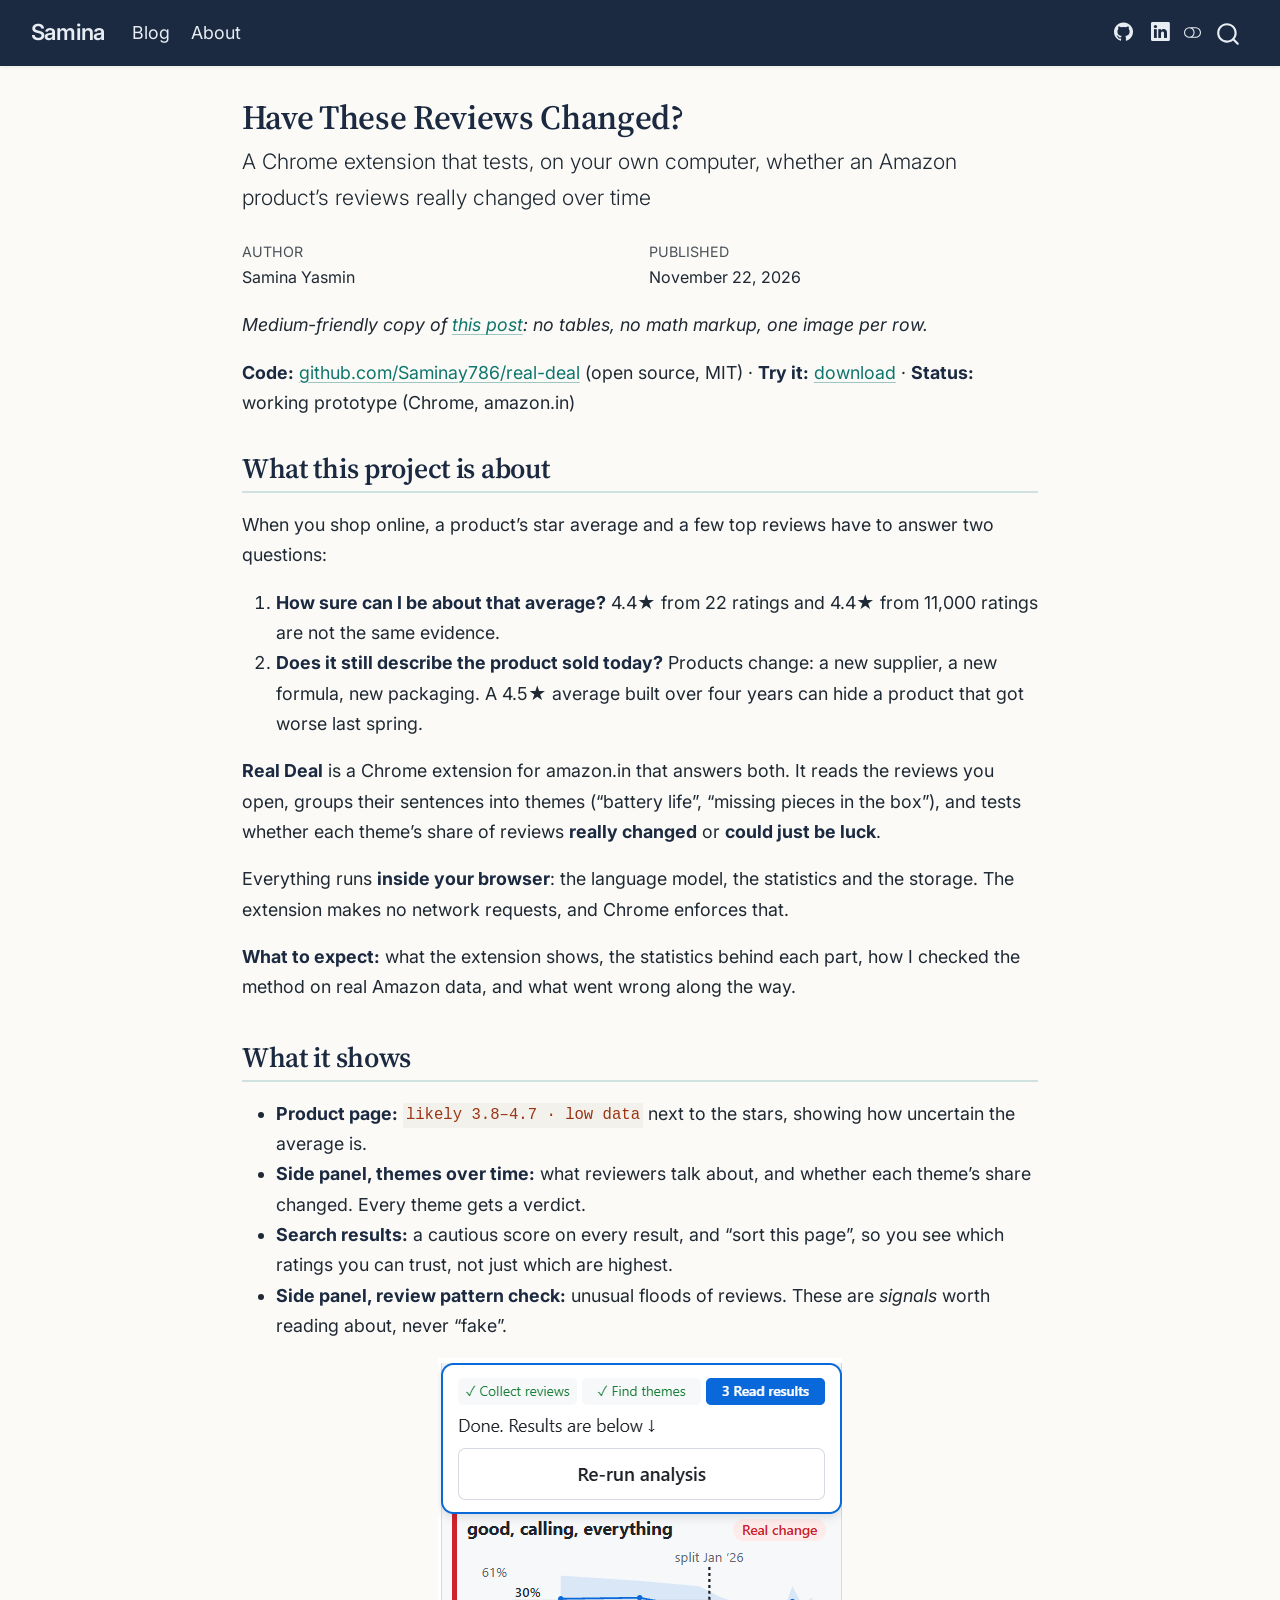
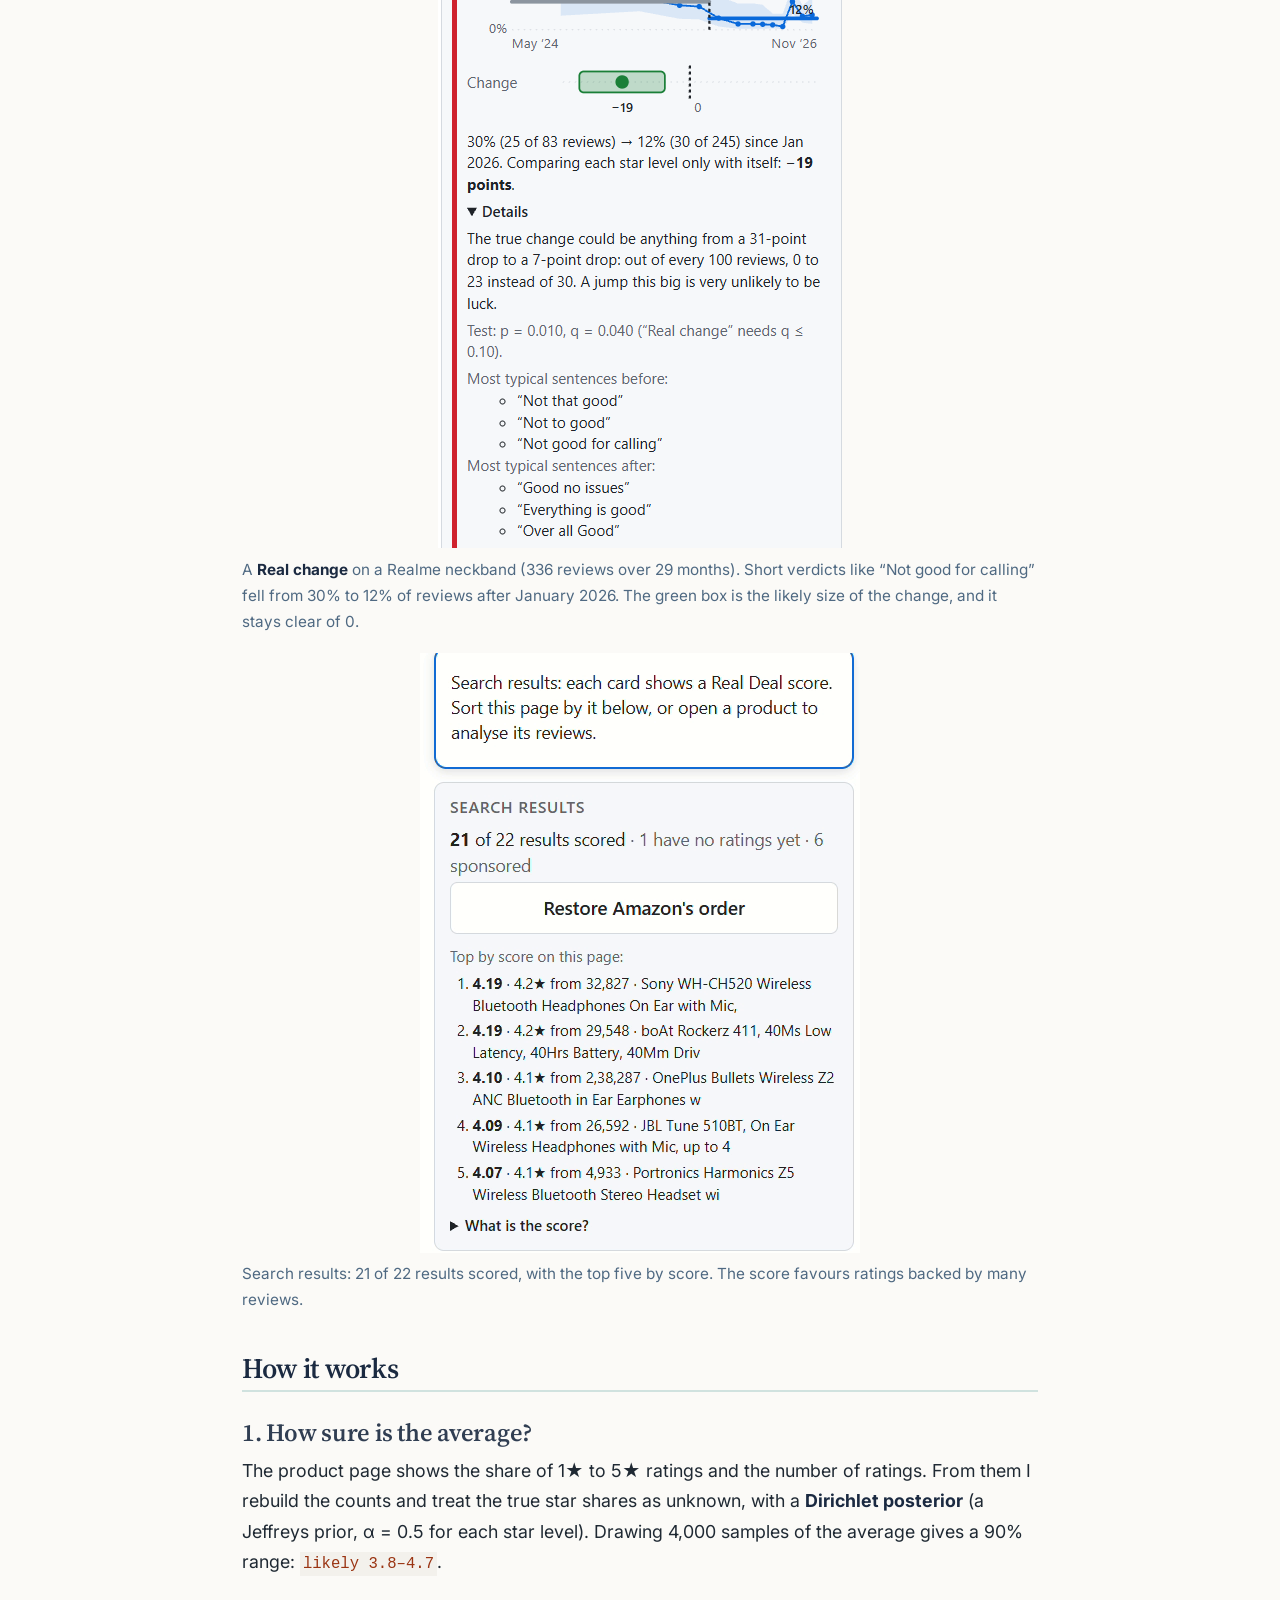
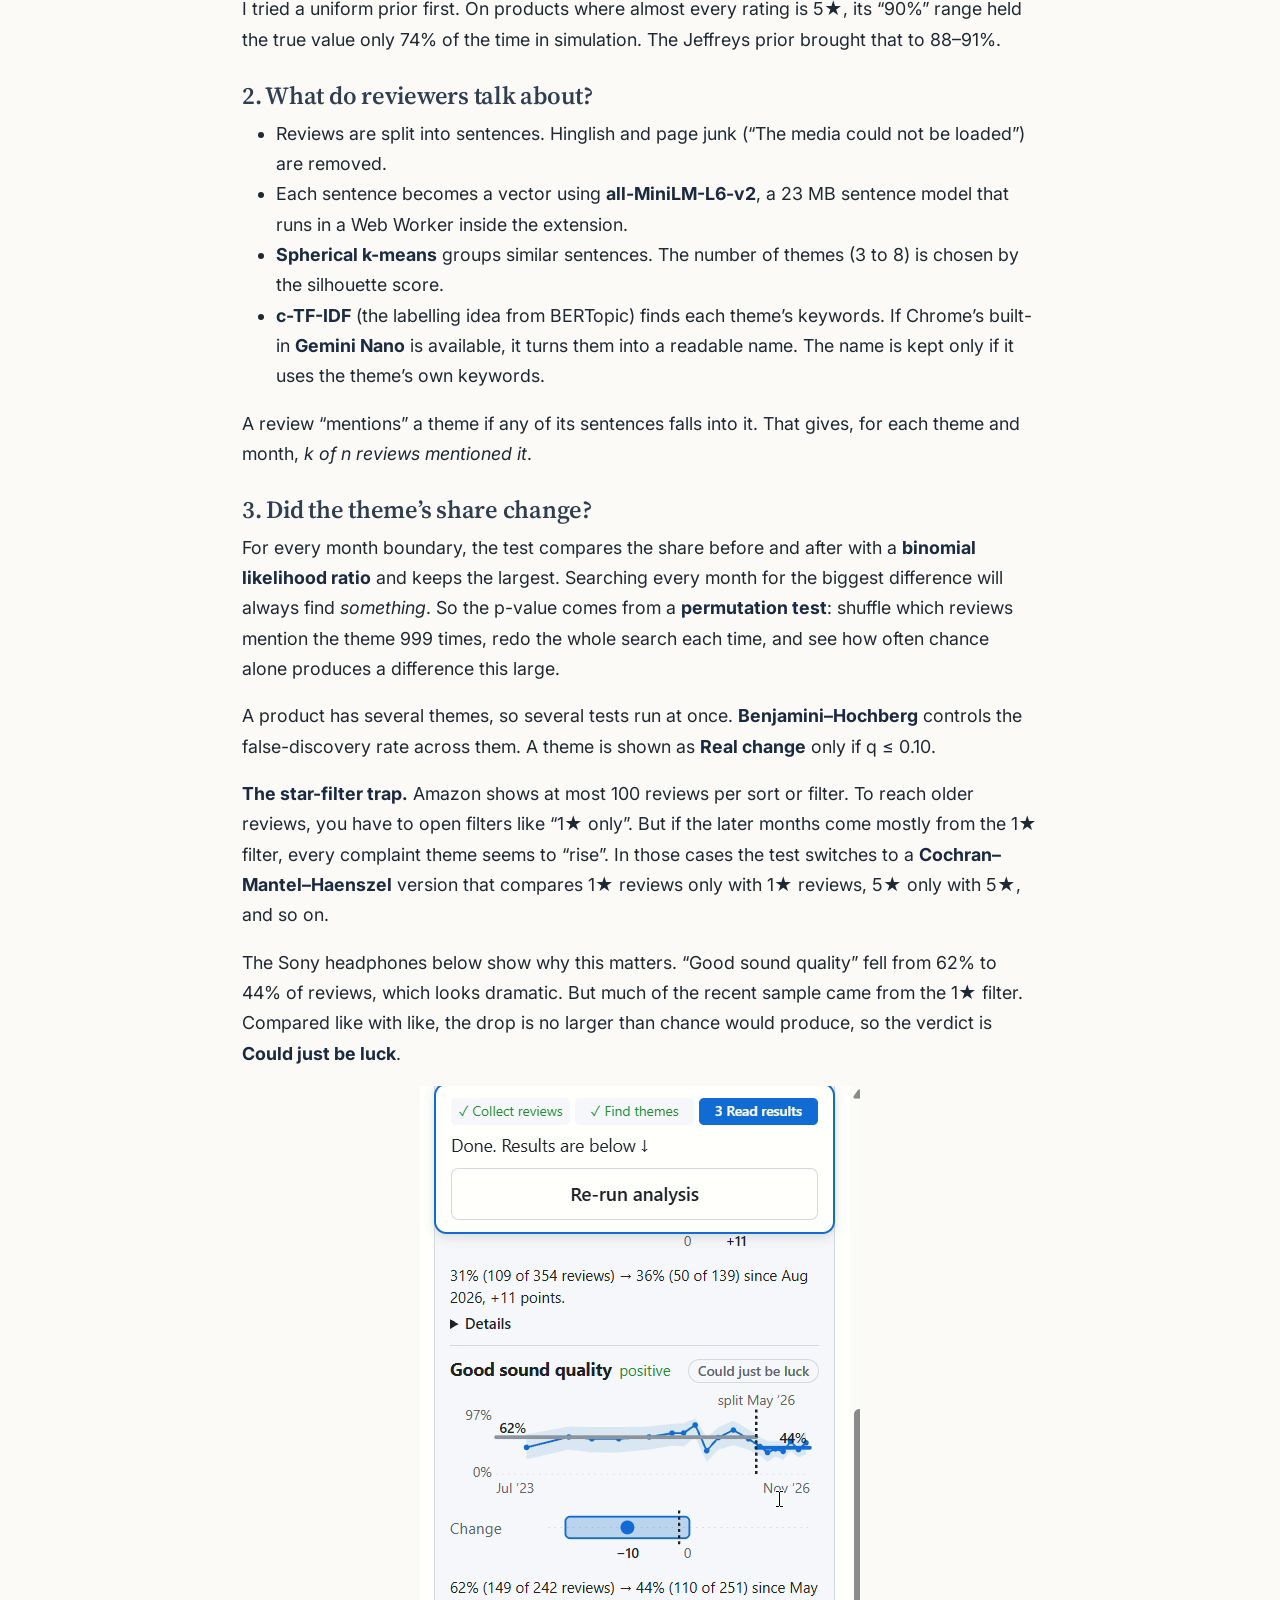
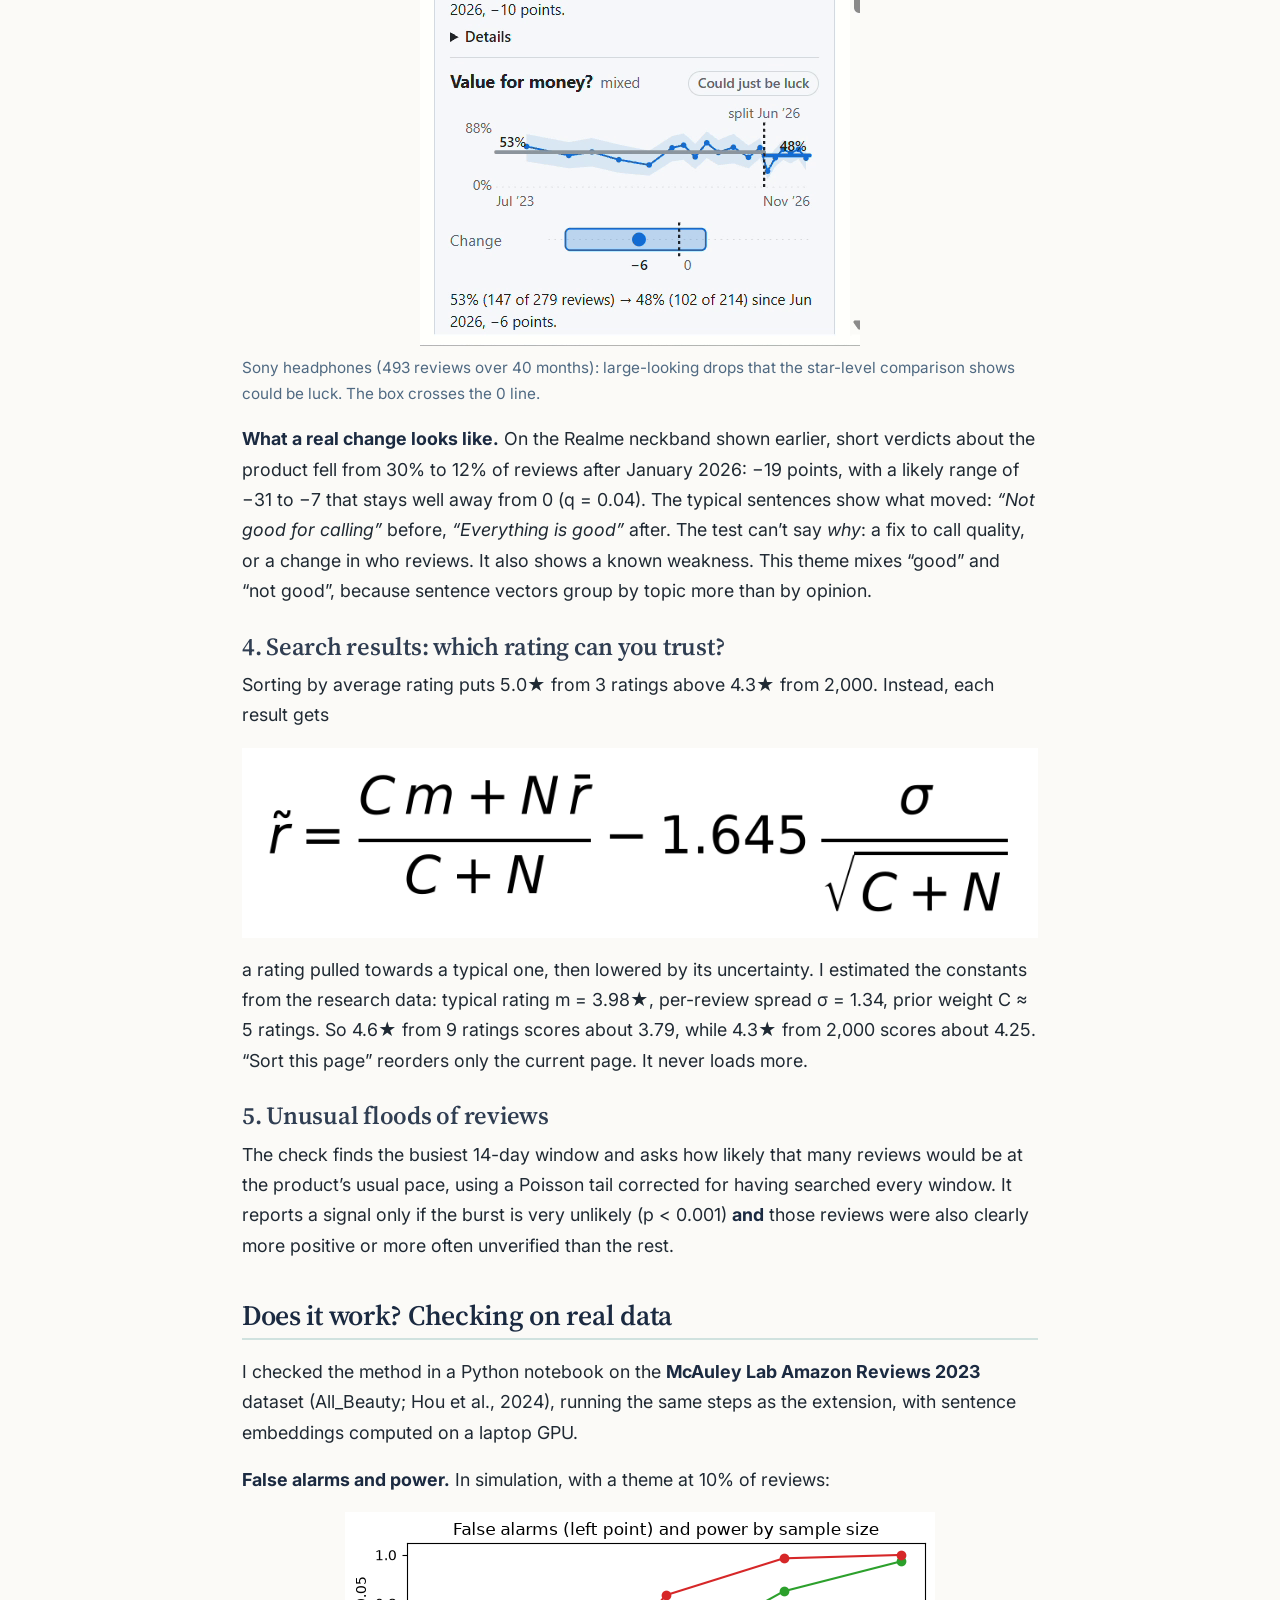
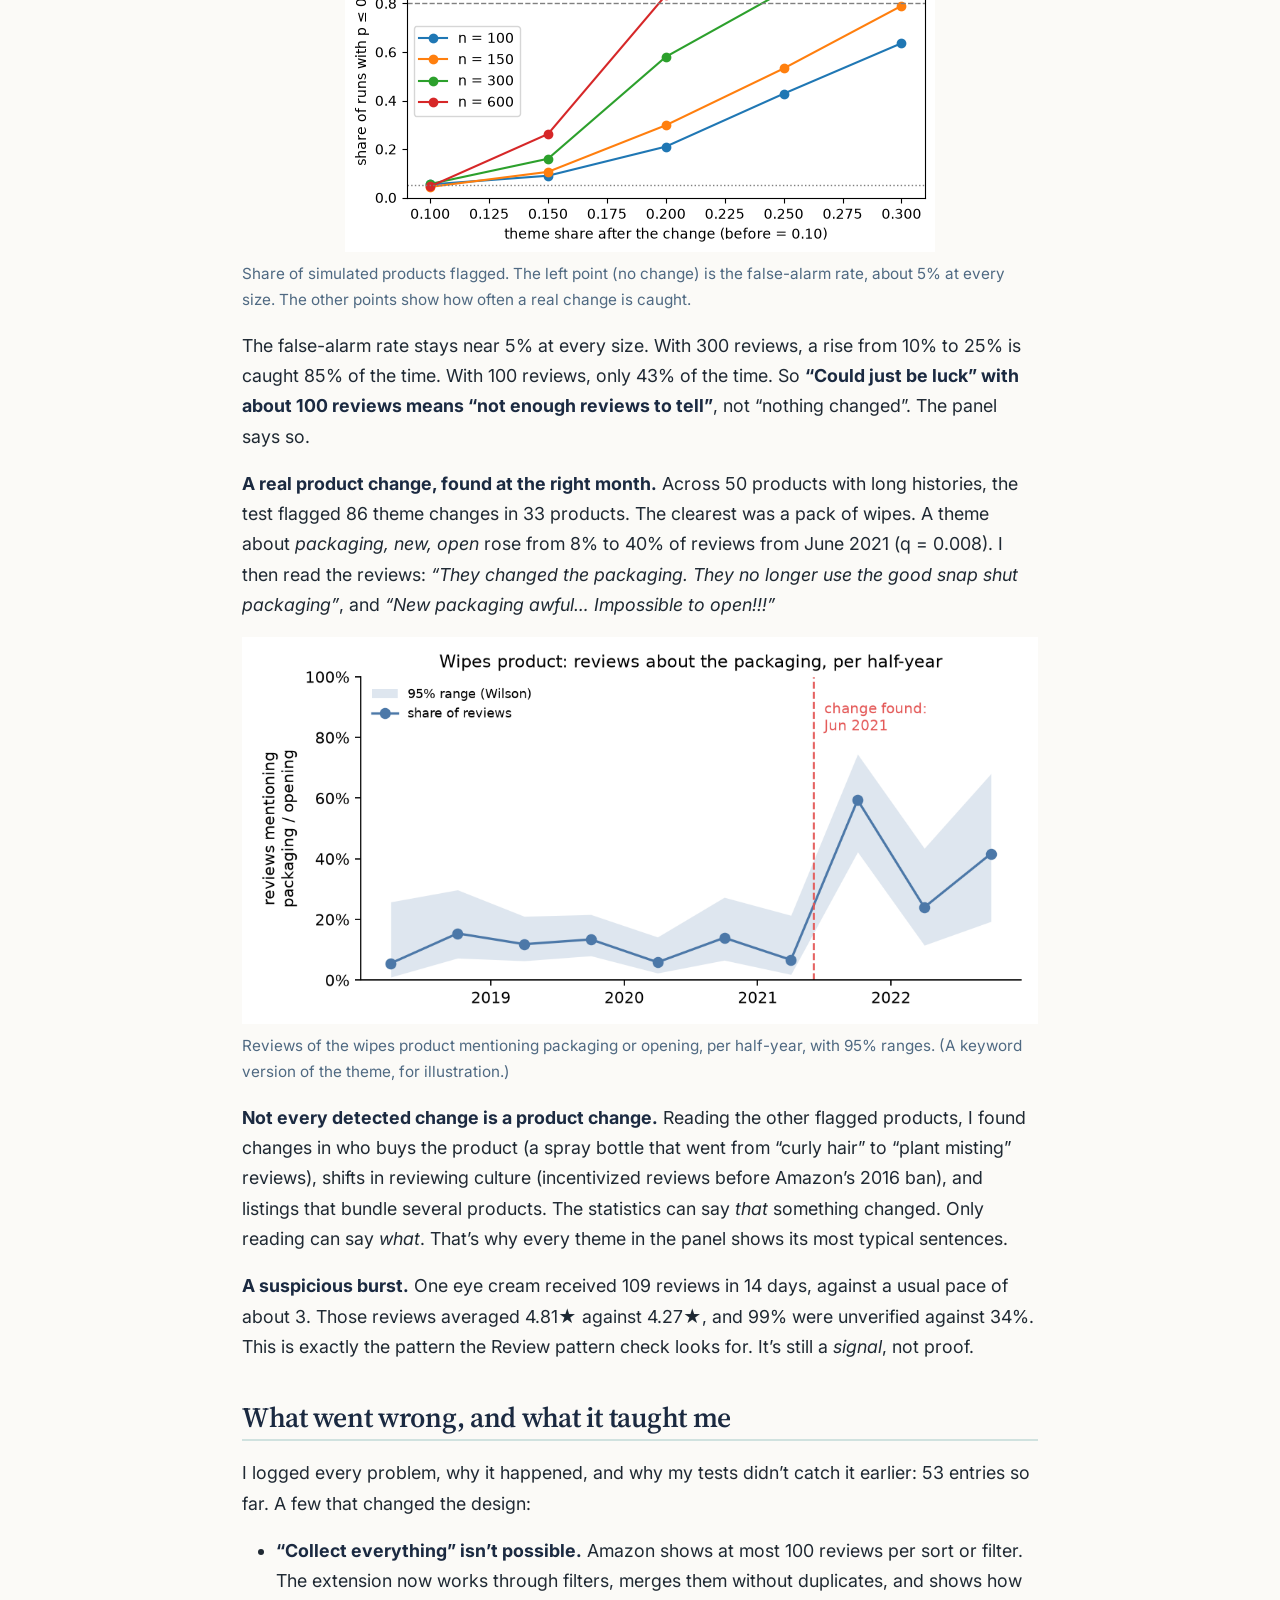
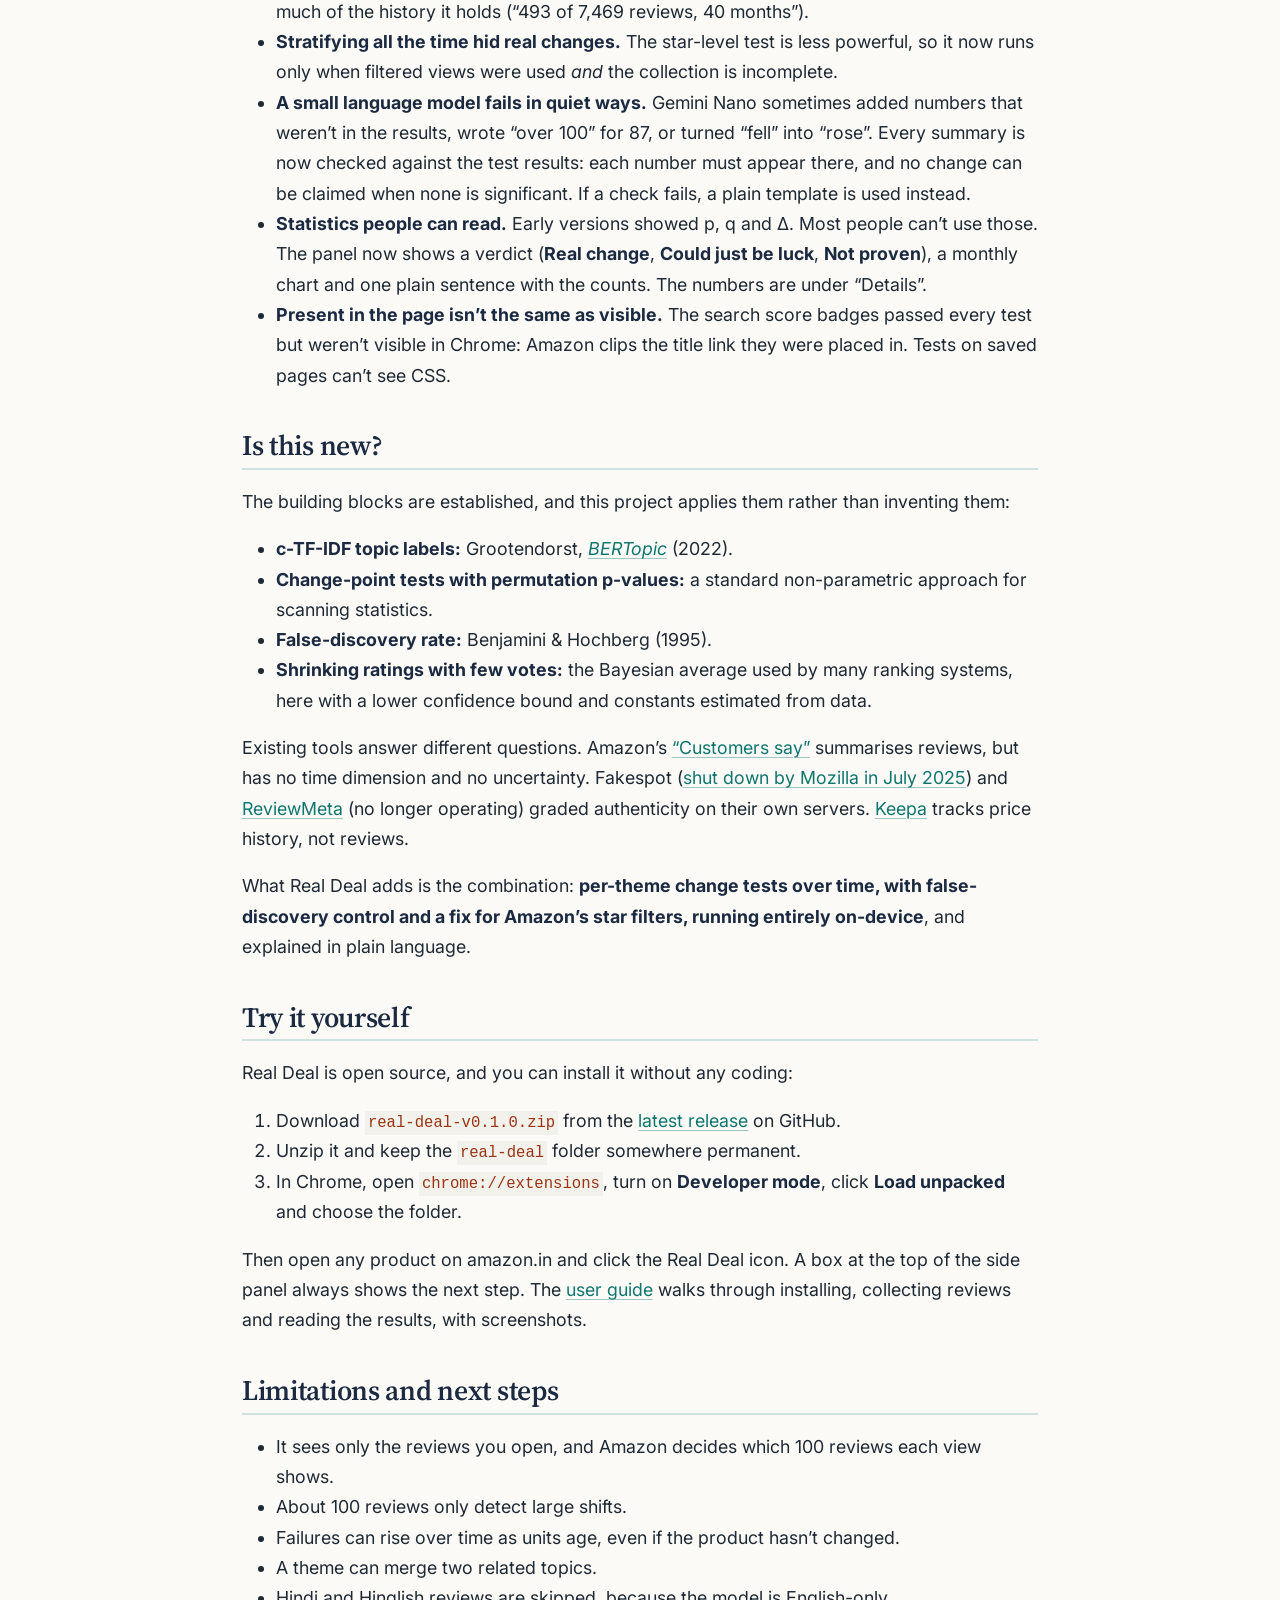
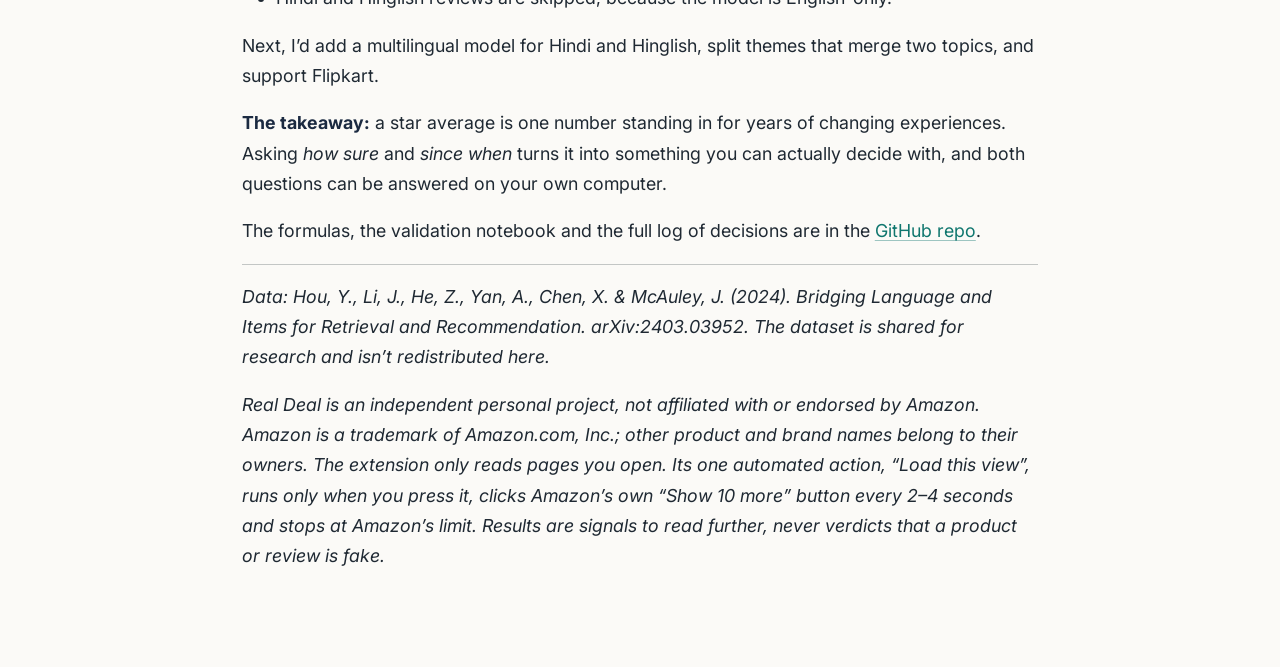
<file: medium/real-deal.html>
<!DOCTYPE html>
<html xmlns="http://www.w3.org/1999/xhtml" lang="en" xml:lang="en"><head>

<meta charset="utf-8">
<meta name="generator" content="quarto-1.11.9">

<meta name="viewport" content="width=device-width, initial-scale=1.0, user-scalable=yes">

<meta name="author" content="Samina Yasmin">
<meta name="dcterms.date" content="2026-11-22">

<title>Have These Reviews Changed? – Samina</title>
<style>
/* Default styles provided by pandoc.
** See https://pandoc.org/MANUAL.html#variables-for-html for config info.
*/
span.smallcaps{font-variant: small-caps;}
div.columns{display: flex; gap: 1.5em;}
div.column{flex: auto;}
@media screen {
div.columns{gap: min(4vw, 1.5em);}
div.column{overflow-x: auto;}
}
div.hanging-indent{margin-left: 1.5em; text-indent: -1.5em;}
ul.task-list{list-style: none;}
ul.task-list li input[type="checkbox"] {
  width: 0.8em;
  margin: 0 0.8em 0.2em -1em; /* quarto-specific, see https://github.com/quarto-dev/quarto-cli/issues/4556 */ 
  vertical-align: middle;
}
</style>


<script src="../site_libs/quarto-nav/quarto-nav.js"></script>
<script src="../site_libs/quarto-nav/headroom.min.js"></script>
<script src="../site_libs/clipboard/clipboard.min.js"></script>
<script src="../site_libs/quarto-search/autocomplete.umd.js"></script>
<script src="../site_libs/quarto-search/fuse.min.js"></script>
<script src="../site_libs/quarto-search/quarto-search.js"></script>
<meta name="quarto:offset" content="../">
<script src="../site_libs/quarto-html/quarto.js" type="module"></script>
<script src="../site_libs/quarto-html/tabsets/tabsets.js" type="module"></script>
<script src="../site_libs/quarto-html/scrollable-regions/scrollable-regions.js" type="module"></script>
<script src="../site_libs/quarto-html/popper.min.js"></script>
<script src="../site_libs/quarto-html/tippy.umd.min.js"></script>
<script src="../site_libs/quarto-html/anchor.min.js"></script>
<link href="../site_libs/quarto-html/tippy.css" rel="stylesheet">
<link href="../site_libs/quarto-html/quarto-syntax-highlighting-63b5708e65d6cd79cd7618c58d0c21e7.css" rel="stylesheet" class="quarto-color-scheme" id="quarto-text-highlighting-styles">
<link href="../site_libs/quarto-html/quarto-syntax-highlighting-dark-447e42e69aaa9833c0ba1b986f430b20.css" rel="stylesheet" class="quarto-color-scheme quarto-color-alternate" id="quarto-text-highlighting-styles">
<link href="../site_libs/quarto-html/quarto-syntax-highlighting-63b5708e65d6cd79cd7618c58d0c21e7.css" rel="stylesheet" class="quarto-color-scheme-extra" id="quarto-text-highlighting-styles">
<script src="../site_libs/bootstrap/bootstrap.min.js"></script>
<link href="../site_libs/bootstrap/bootstrap-icons.css" rel="stylesheet">
<link href="../site_libs/bootstrap/bootstrap-a97ca9bfbb498667065e94fabc60f417.min.css" rel="stylesheet" append-hash="true" class="quarto-color-scheme" id="quarto-bootstrap" data-mode="light">
<link href="../site_libs/bootstrap/bootstrap-dark-599d90cf8260802e747ac96417eda14f.min.css" rel="stylesheet" append-hash="true" class="quarto-color-scheme quarto-color-alternate" id="quarto-bootstrap" data-mode="dark">
<link href="../site_libs/bootstrap/bootstrap-a97ca9bfbb498667065e94fabc60f417.min.css" rel="stylesheet" append-hash="true" class="quarto-color-scheme-extra" id="quarto-bootstrap" data-mode="light">
<script id="quarto-search-options" type="application/json">{
  "location": "navbar",
  "copy-button": false,
  "collapse-after": 3,
  "panel-placement": "end",
  "type": "overlay",
  "limit": 50,
  "keyboard-shortcut": [
    "f",
    "/",
    "s"
  ],
  "show-item-context": false,
  "language": {
    "search-no-results-text": "No results",
    "search-matching-documents-text": "matching documents",
    "search-copy-link-title": "Copy link to search",
    "search-hide-matches-text": "Hide additional matches",
    "search-more-match-text": "more match in this document",
    "search-more-matches-text": "more matches in this document",
    "search-clear-button-title": "Clear",
    "search-text-placeholder": "",
    "search-detached-cancel-button-title": "Cancel",
    "search-submit-button-title": "Submit",
    "search-label": "Search"
  }
}</script>


<link rel="stylesheet" href="../styles.css">
</head>

<body class="nav-fixed fullcontent quarto-light"><a id="quarto-skip-link" class="visually-hidden-focusable" href="#quarto-document-content">Skip to main content</a><script id="quarto-html-before-body" type="application/javascript">
    const toggleBodyColorMode = (bsSheetEl) => {
      const mode = bsSheetEl.getAttribute("data-mode");
      const bodyEl = window.document.querySelector("body");
      if (mode === "dark") {
        bodyEl.classList.add("quarto-dark");
        bodyEl.classList.remove("quarto-light");
      } else {
        bodyEl.classList.add("quarto-light");
        bodyEl.classList.remove("quarto-dark");
      }
    }
    const toggleBodyColorPrimary = () => {
      const bsSheetEl = window.document.querySelector("link#quarto-bootstrap:not([rel=disabled-stylesheet])");
      if (bsSheetEl) {
        toggleBodyColorMode(bsSheetEl);
      }
    }
    const setColorSchemeToggle = (alternate) => {
      const toggles = window.document.querySelectorAll('.quarto-color-scheme-toggle');
      for (let i=0; i < toggles.length; i++) {
        const toggle = toggles[i];
        if (toggle) {
          toggle.setAttribute("aria-checked", alternate ? "true" : "false");
          if (alternate) {
            toggle.classList.add("alternate");
          } else {
            toggle.classList.remove("alternate");
          }
        }
      }
    };
    const toggleColorMode = (alternate) => {
      // Switch the stylesheets
      const primaryStylesheets = window.document.querySelectorAll('link.quarto-color-scheme:not(.quarto-color-alternate)');
      const alternateStylesheets = window.document.querySelectorAll('link.quarto-color-scheme.quarto-color-alternate');
      manageTransitions('#quarto-margin-sidebar .nav-link', false);
      if (alternate) {
        // note: dark is layered on light, we don't disable primary!
        enableStylesheet(alternateStylesheets);
        for (const sheetNode of alternateStylesheets) {
          if (sheetNode.id === "quarto-bootstrap") {
            toggleBodyColorMode(sheetNode);
          }
        }
      } else {
        disableStylesheet(alternateStylesheets);
        enableStylesheet(primaryStylesheets)
        toggleBodyColorPrimary();
      }
      manageTransitions('#quarto-margin-sidebar .nav-link', true);
      // Switch the toggles
      setColorSchemeToggle(alternate)
    }
    // Hack to workaround the fact that safari doesn't
    // properly recolor the scrollbar when toggling (#1455).
    // Not run on load: stylesheets are set before first paint there, and
    // scrolling would undo the scroll to a URL fragment (#14973).
    // The one pixel nudge keeps the reader where they were.
    const refreshSafariScrollbar = () => {
      if (navigator.userAgent.indexOf('Safari') > 0 && navigator.userAgent.indexOf('Chrome') == -1) {
        manageTransitions("body", false);
        const scrollY = window.scrollY;
        window.scrollTo(0, scrollY > 0 ? scrollY - 1 : 1);
        setTimeout(() => {
          window.scrollTo(0, scrollY);
          manageTransitions("body", true);
        }, 40);
      }
    }
    const disableStylesheet = (stylesheets) => {
      for (let i=0; i < stylesheets.length; i++) {
        const stylesheet = stylesheets[i];
        stylesheet.rel = 'disabled-stylesheet';
      }
    }
    const enableStylesheet = (stylesheets) => {
      for (let i=0; i < stylesheets.length; i++) {
        const stylesheet = stylesheets[i];
        if(stylesheet.rel !== 'stylesheet') { // for Chrome, which will still FOUC without this check
          stylesheet.rel = 'stylesheet';
        }
      }
    }
    const manageTransitions = (selector, allowTransitions) => {
      const els = window.document.querySelectorAll(selector);
      for (let i=0; i < els.length; i++) {
        const el = els[i];
        if (allowTransitions) {
          el.classList.remove('notransition');
        } else {
          el.classList.add('notransition');
        }
      }
    }
    const isFileUrl = () => {
      return window.location.protocol === 'file:';
    }
    const hasAlternateSentinel = () => {
      let styleSentinel = getColorSchemeSentinel();
      if (styleSentinel !== null) {
        return styleSentinel === "alternate";
      } else {
        return false;
      }
    }
    const setStyleSentinel = (alternate) => {
      const value = alternate ? "alternate" : "default";
      if (!isFileUrl()) {
        window.localStorage.setItem("quarto-color-scheme", value);
      } else {
        localAlternateSentinel = value;
      }
    }
    const getColorSchemeSentinel = () => {
      if (!isFileUrl()) {
        const storageValue = window.localStorage.getItem("quarto-color-scheme");
        return storageValue != null ? storageValue : localAlternateSentinel;
      } else {
        return localAlternateSentinel;
      }
    }
    const toggleGiscusIfUsed = (isAlternate, darkModeDefault) => {
      const baseTheme = document.querySelector('#giscus-base-theme')?.value ?? 'light';
      const alternateTheme = document.querySelector('#giscus-alt-theme')?.value ?? 'dark';
      let newTheme = '';
      if(authorPrefersDark) {
        newTheme = isAlternate ? baseTheme : alternateTheme;
      } else {
        newTheme = isAlternate ? alternateTheme : baseTheme;
      }
      const changeGiscusTheme = () => {
        // From: https://github.com/giscus/giscus/issues/336
        const sendMessage = (message) => {
          const iframe = document.querySelector('iframe.giscus-frame');
          if (!iframe) return;
          iframe.contentWindow.postMessage({ giscus: message }, 'https://giscus.app');
        }
        sendMessage({
          setConfig: {
            theme: newTheme
          }
        });
      }
      const isGiscussLoaded = window.document.querySelector('iframe.giscus-frame') !== null;
      if (isGiscussLoaded) {
        changeGiscusTheme();
      }
    };
    const authorPrefersDark = false;
    const darkModeDefault = authorPrefersDark;
      document.querySelector('link#quarto-text-highlighting-styles.quarto-color-scheme-extra').rel = 'disabled-stylesheet';
      document.querySelector('link#quarto-bootstrap.quarto-color-scheme-extra').rel = 'disabled-stylesheet';
    let localAlternateSentinel = darkModeDefault ? 'alternate' : 'default';
    // Dark / light mode switch
    window.quartoToggleColorScheme = () => {
      // Read the current dark / light value
      let toAlternate = !hasAlternateSentinel();
      toggleColorMode(toAlternate);
      refreshSafariScrollbar();
      setStyleSentinel(toAlternate);
      toggleGiscusIfUsed(toAlternate, darkModeDefault);
      window.dispatchEvent(new Event('resize'));
    };
    // Switch to dark mode if need be
    if (hasAlternateSentinel()) {
      toggleColorMode(true);
    } else {
      toggleColorMode(false);
    }
  </script>

<div id="quarto-search-results"></div>
  <header id="quarto-header" class="headroom fixed-top">
    <nav class="navbar navbar-expand-lg " data-bs-theme="dark" aria-label="Site">
      <div class="navbar-container container-fluid">
      <div class="navbar-brand-container mx-auto">
    <a class="navbar-brand" href="../index.html">
    <span class="navbar-title">Samina</span>
    </a>
  </div>
          <button class="navbar-toggler" type="button" data-bs-toggle="collapse" data-bs-target="#navbarCollapse" aria-controls="navbarCollapse" aria-expanded="false" aria-label="Toggle navigation" onclick="if (window.quartoToggleHeadroom) { window.quartoToggleHeadroom(); }">
  <span class="navbar-toggler-icon"></span>
</button>
          <div class="collapse navbar-collapse" id="navbarCollapse">
            <ul class="navbar-nav navbar-nav-scroll me-auto">
  <li class="nav-item">
    <a class="nav-link" href="../index.html"> 
<span class="menu-text">Blog</span></a>
  </li>  
  <li class="nav-item">
    <a class="nav-link" href="../about.html"> 
<span class="menu-text">About</span></a>
  </li>  
</ul>
            <ul class="navbar-nav navbar-nav-scroll ms-auto">
  <li class="nav-item compact">
    <a class="nav-link" href="https://github.com/Saminay786"> <i class="bi bi-github" role="img">
</i> 
<span class="menu-text"></span></a>
  </li>  
  <li class="nav-item compact">
    <a class="nav-link" href="https://www.linkedin.com/in/samina-yasmin-800a2614a/"> <i class="bi bi-linkedin" role="img">
</i> 
<span class="menu-text"></span></a>
  </li>  
</ul>
          </div> <!-- /navcollapse -->
            <div class="quarto-navbar-tools">
  <button type="button" role="switch" aria-checked="false" class="quarto-color-scheme-toggle quarto-navigation-tool  px-1" onclick="window.quartoToggleColorScheme(); return false;" title="Toggle dark mode" aria-label="Toggle dark mode"><i class="bi"></i></button>
</div>
            <div id="quarto-search" class="" title="Search"></div>
      </div> <!-- /container-fluid -->
    </nav>
</header>
<!-- content -->
<div id="quarto-content" class="quarto-container page-columns page-rows-contents page-layout-article page-navbar">
<!-- sidebar -->
<!-- margin-sidebar -->
    
<!-- main -->
<main class="content" id="quarto-document-content" tabindex="-1">


<header id="title-block-header" class="quarto-title-block default">
<div class="quarto-title">
<h1 class="title">Have These Reviews Changed?</h1>
<p class="subtitle lead">A Chrome extension that tests, on your own computer, whether an Amazon product’s reviews really changed over time</p>
</div>



<div class="quarto-title-meta">

    <div>
    <div class="quarto-title-meta-heading">Author</div>
    <div class="quarto-title-meta-contents">
             <p>Samina Yasmin </p>
          </div>
  </div>
    
    <div>
    <div class="quarto-title-meta-heading">Published</div>
    <div class="quarto-title-meta-contents">
      <p class="date">November 22, 2026</p>
    </div>
  </div>
  
    
  </div>
  


</header>


<p><em>Medium-friendly copy of <a href="https://saminay786.github.io/posts/2026-11-22-real-deal-amazon-reviews/">this post</a>: no tables, no math markup, one image per row.</em></p>
<p><strong>Code:</strong> <a href="https://github.com/Saminay786/real-deal">github.com/Saminay786/real-deal</a> (open source, MIT) · <strong>Try it:</strong> <a href="https://github.com/Saminay786/real-deal/releases/latest">download</a> · <strong>Status:</strong> working prototype (Chrome, amazon.in)</p>
<section id="what-this-project-is-about" class="level2">
<h2 class="anchored" data-anchor-id="what-this-project-is-about">What this project is about</h2>
<p>When you shop online, a product’s star average and a few top reviews have to answer two questions:</p>
<ol type="1">
<li><strong>How sure can I be about that average?</strong> 4.4★ from 22 ratings and 4.4★ from 11,000 ratings are not the same evidence.</li>
<li><strong>Does it still describe the product sold today?</strong> Products change: a new supplier, a new formula, new packaging. A 4.5★ average built over four years can hide a product that got worse last spring.</li>
</ol>
<p><strong>Real Deal</strong> is a Chrome extension for amazon.in that answers both. It reads the reviews you open, groups their sentences into themes (“battery life”, “missing pieces in the box”), and tests whether each theme’s share of reviews <strong>really changed</strong> or <strong>could just be luck</strong>.</p>
<p>Everything runs <strong>inside your browser</strong>: the language model, the statistics and the storage. The extension makes no network requests, and Chrome enforces that.</p>
<p><strong>What to expect:</strong> what the extension shows, the statistics behind each part, how I checked the method on real Amazon data, and what went wrong along the way.</p>
</section>
<section id="what-it-shows" class="level2">
<h2 class="anchored" data-anchor-id="what-it-shows">What it shows</h2>
<ul>
<li><strong>Product page:</strong> <code>likely 3.8–4.7 · low data</code> next to the stars, showing how uncertain the average is.</li>
<li><strong>Side panel, themes over time:</strong> what reviewers talk about, and whether each theme’s share changed. Every theme gets a verdict.</li>
<li><strong>Search results:</strong> a cautious score on every result, and “sort this page”, so you see which ratings you can trust, not just which are highest.</li>
<li><strong>Side panel, review pattern check:</strong> unusual floods of reviews. These are <em>signals</em> worth reading about, never “fake”.</li>
</ul>
<div class="quarto-figure quarto-figure-center">
<figure class="figure">
<p><img src="../posts/2026-11-22-real-deal-amazon-reviews/panel-real-change.png" class="img-fluid figure-img" alt="Side panel card for the theme 'good, calling, everything' marked Real change: monthly share drops from 30% to 12% at a dashed line in January 2026; change box from -31 to -7 points, entirely left of zero; typical sentences before are 'Not that good', 'Not good for calling', after are 'Good no issues', 'Everything is good'."></p>
<figcaption>A <strong>Real change</strong> on a Realme neckband (336 reviews over 29 months). Short verdicts like “Not good for calling” fell from 30% to 12% of reviews after January 2026. The green box is the likely size of the change, and it stays clear of 0.</figcaption>
</figure>
</div>
<div class="quarto-figure quarto-figure-center">
<figure class="figure">
<p><img src="../posts/2026-11-22-real-deal-amazon-reviews/panel-search.png" class="img-fluid figure-img" alt="Side panel listing search results scored, a 'Restore Amazon's order' button, and the top 5 products by score, e.g. 4.19 for a 4.2-star product with 32,827 ratings."></p>
<figcaption>Search results: 21 of 22 results scored, with the top five by score. The score favours ratings backed by many reviews.</figcaption>
</figure>
</div>
</section>
<section id="how-it-works" class="level2">
<h2 class="anchored" data-anchor-id="how-it-works">How it works</h2>
<section id="how-sure-is-the-average" class="level3">
<h3 class="anchored" data-anchor-id="how-sure-is-the-average">1. How sure is the average?</h3>
<p>The product page shows the share of 1★ to 5★ ratings and the number of ratings. From them I rebuild the counts and treat the true star shares as unknown, with a <strong>Dirichlet posterior</strong> (a Jeffreys prior, α = 0.5 for each star level). Drawing 4,000 samples of the average gives a 90% range: <code>likely 3.8–4.7</code>.</p>
<p>I tried a uniform prior first. On products where almost every rating is 5★, its “90%” range held the true value only 74% of the time in simulation. The Jeffreys prior brought that to 88–91%.</p>
</section>
<section id="what-do-reviewers-talk-about" class="level3">
<h3 class="anchored" data-anchor-id="what-do-reviewers-talk-about">2. What do reviewers talk about?</h3>
<ul>
<li>Reviews are split into sentences. Hinglish and page junk (“The media could not be loaded”) are removed.</li>
<li>Each sentence becomes a vector using <strong>all-MiniLM-L6-v2</strong>, a 23 MB sentence model that runs in a Web Worker inside the extension.</li>
<li><strong>Spherical k-means</strong> groups similar sentences. The number of themes (3 to 8) is chosen by the silhouette score.</li>
<li><strong>c-TF-IDF</strong> (the labelling idea from BERTopic) finds each theme’s keywords. If Chrome’s built-in <strong>Gemini Nano</strong> is available, it turns them into a readable name. The name is kept only if it uses the theme’s own keywords.</li>
</ul>
<p>A review “mentions” a theme if any of its sentences falls into it. That gives, for each theme and month, <em>k of n reviews mentioned it</em>.</p>
</section>
<section id="did-the-themes-share-change" class="level3">
<h3 class="anchored" data-anchor-id="did-the-themes-share-change">3. Did the theme’s share change?</h3>
<p>For every month boundary, the test compares the share before and after with a <strong>binomial likelihood ratio</strong> and keeps the largest. Searching every month for the biggest difference will always find <em>something</em>. So the p-value comes from a <strong>permutation test</strong>: shuffle which reviews mention the theme 999 times, redo the whole search each time, and see how often chance alone produces a difference this large.</p>
<p>A product has several themes, so several tests run at once. <strong>Benjamini–Hochberg</strong> controls the false-discovery rate across them. A theme is shown as <strong>Real change</strong> only if q ≤ 0.10.</p>
<p><strong>The star-filter trap.</strong> Amazon shows at most 100 reviews per sort or filter. To reach older reviews, you have to open filters like “1★ only”. But if the later months come mostly from the 1★ filter, every complaint theme seems to “rise”. In those cases the test switches to a <strong>Cochran–Mantel–Haenszel</strong> version that compares 1★ reviews only with 1★ reviews, 5★ only with 5★, and so on.</p>
<p>The Sony headphones below show why this matters. “Good sound quality” fell from 62% to 44% of reviews, which looks dramatic. But much of the recent sample came from the 1★ filter. Compared like with like, the drop is no larger than chance would produce, so the verdict is <strong>Could just be luck</strong>.</p>
<div class="quarto-figure quarto-figure-center">
<figure class="figure">
<p><img src="../posts/2026-11-22-real-deal-amazon-reviews/panel-themes.png" class="img-fluid figure-img" alt="Side panel showing themes 'Good sound quality' and 'Value for money?', each with a sparkline of monthly share, a change range bar crossing zero, and the verdict 'Could just be luck'."></p>
<figcaption>Sony headphones (493 reviews over 40 months): large-looking drops that the star-level comparison shows could be luck. The box crosses the 0 line.</figcaption>
</figure>
</div>
<p><strong>What a real change looks like.</strong> On the Realme neckband shown earlier, short verdicts about the product fell from 30% to 12% of reviews after January 2026: −19 points, with a likely range of −31 to −7 that stays well away from 0 (q = 0.04). The typical sentences show what moved: <em>“Not good for calling”</em> before, <em>“Everything is good”</em> after. The test can’t say <em>why</em>: a fix to call quality, or a change in who reviews. It also shows a known weakness. This theme mixes “good” and “not good”, because sentence vectors group by topic more than by opinion.</p>
</section>
<section id="search-results-which-rating-can-you-trust" class="level3">
<h3 class="anchored" data-anchor-id="search-results-which-rating-can-you-trust">4. Search results: which rating can you trust?</h3>
<p>Sorting by average rating puts 5.0★ from 3 ratings above 4.3★ from 2,000. Instead, each result gets</p>
<p><img src="../posts/2026-11-22-real-deal-amazon-reviews/score-formula.png" class="img-fluid" alt="Score equals (C times m plus N times average rating) divided by (C plus N), minus 1.645 times sigma divided by the square root of (C plus N)."></p>
<p>a rating pulled towards a typical one, then lowered by its uncertainty. I estimated the constants from the research data: typical rating m = 3.98★, per-review spread σ = 1.34, prior weight C ≈ 5 ratings. So 4.6★ from 9 ratings scores about 3.79, while 4.3★ from 2,000 scores about 4.25. “Sort this page” reorders only the current page. It never loads more.</p>
</section>
<section id="unusual-floods-of-reviews" class="level3">
<h3 class="anchored" data-anchor-id="unusual-floods-of-reviews">5. Unusual floods of reviews</h3>
<p>The check finds the busiest 14-day window and asks how likely that many reviews would be at the product’s usual pace, using a Poisson tail corrected for having searched every window. It reports a signal only if the burst is very unlikely (p &lt; 0.001) <strong>and</strong> those reviews were also clearly more positive or more often unverified than the rest.</p>
</section>
</section>
<section id="does-it-work-checking-on-real-data" class="level2">
<h2 class="anchored" data-anchor-id="does-it-work-checking-on-real-data">Does it work? Checking on real data</h2>
<p>I checked the method in a Python notebook on the <strong>McAuley Lab Amazon Reviews 2023</strong> dataset (All_Beauty; Hou et al., 2024), running the same steps as the extension, with sentence embeddings computed on a laptop GPU.</p>
<p><strong>False alarms and power.</strong> In simulation, with a theme at 10% of reviews:</p>
<div class="quarto-figure quarto-figure-center">
<figure class="figure">
<p><img src="../posts/2026-11-22-real-deal-amazon-reviews/power.png" class="img-fluid figure-img" alt="Line chart: share of runs with p ≤ 0.05 versus theme share after the change, for 100, 150, 300 and 600 reviews. All start near 5% with no change; at 25% after, detection is 43%, 53%, 85% and 99%."></p>
<figcaption>Share of simulated products flagged. The left point (no change) is the false-alarm rate, about 5% at every size. The other points show how often a real change is caught.</figcaption>
</figure>
</div>
<p>The false-alarm rate stays near 5% at every size. With 300 reviews, a rise from 10% to 25% is caught 85% of the time. With 100 reviews, only 43% of the time. So <strong>“Could just be luck” with about 100 reviews means “not enough reviews to tell”</strong>, not “nothing changed”. The panel says so.</p>
<p><strong>A real product change, found at the right month.</strong> Across 50 products with long histories, the test flagged 86 theme changes in 33 products. The clearest was a pack of wipes. A theme about <em>packaging, new, open</em> rose from 8% to 40% of reviews from June 2021 (q = 0.008). I then read the reviews: <em>“They changed the packaging. They no longer use the good snap shut packaging”</em>, and <em>“New packaging awful… Impossible to open!!!”</em></p>
<div class="quarto-figure quarto-figure-center">
<figure class="figure">
<p><img src="../posts/2026-11-22-real-deal-amazon-reviews/wipes-change.png" class="img-fluid figure-img" alt="Line chart: share of reviews mentioning packaging stays between 5% and 15% from 2018 to early 2021, then jumps to about 60% in late 2021, after a dashed line marking the June 2021 change."></p>
<figcaption>Reviews of the wipes product mentioning packaging or opening, per half-year, with 95% ranges. (A keyword version of the theme, for illustration.)</figcaption>
</figure>
</div>
<p><strong>Not every detected change is a product change.</strong> Reading the other flagged products, I found changes in who buys the product (a spray bottle that went from “curly hair” to “plant misting” reviews), shifts in reviewing culture (incentivized reviews before Amazon’s 2016 ban), and listings that bundle several products. The statistics can say <em>that</em> something changed. Only reading can say <em>what</em>. That’s why every theme in the panel shows its most typical sentences.</p>
<p><strong>A suspicious burst.</strong> One eye cream received 109 reviews in 14 days, against a usual pace of about 3. Those reviews averaged 4.81★ against 4.27★, and 99% were unverified against 34%. This is exactly the pattern the Review pattern check looks for. It’s still a <em>signal</em>, not proof.</p>
</section>
<section id="what-went-wrong-and-what-it-taught-me" class="level2">
<h2 class="anchored" data-anchor-id="what-went-wrong-and-what-it-taught-me">What went wrong, and what it taught me</h2>
<p>I logged every problem, why it happened, and why my tests didn’t catch it earlier: 53 entries so far. A few that changed the design:</p>
<ul>
<li><strong>“Collect everything” isn’t possible.</strong> Amazon shows at most 100 reviews per sort or filter. The extension now works through filters, merges them without duplicates, and shows how much of the history it holds (“493 of 7,469 reviews, 40 months”).</li>
<li><strong>Stratifying all the time hid real changes.</strong> The star-level test is less powerful, so it now runs only when filtered views were used <em>and</em> the collection is incomplete.</li>
<li><strong>A small language model fails in quiet ways.</strong> Gemini Nano sometimes added numbers that weren’t in the results, wrote “over 100” for 87, or turned “fell” into “rose”. Every summary is now checked against the test results: each number must appear there, and no change can be claimed when none is significant. If a check fails, a plain template is used instead.</li>
<li><strong>Statistics people can read.</strong> Early versions showed p, q and Δ. Most people can’t use those. The panel now shows a verdict (<strong>Real change</strong>, <strong>Could just be luck</strong>, <strong>Not proven</strong>), a monthly chart and one plain sentence with the counts. The numbers are under “Details”.</li>
<li><strong>Present in the page isn’t the same as visible.</strong> The search score badges passed every test but weren’t visible in Chrome: Amazon clips the title link they were placed in. Tests on saved pages can’t see CSS.</li>
</ul>
</section>
<section id="is-this-new" class="level2">
<h2 class="anchored" data-anchor-id="is-this-new">Is this new?</h2>
<p>The building blocks are established, and this project applies them rather than inventing them:</p>
<ul>
<li><strong>c-TF-IDF topic labels:</strong> Grootendorst, <a href="https://arxiv.org/abs/2203.05794"><em>BERTopic</em></a> (2022).</li>
<li><strong>Change-point tests with permutation p-values:</strong> a standard non-parametric approach for scanning statistics.</li>
<li><strong>False-discovery rate:</strong> Benjamini &amp; Hochberg (1995).</li>
<li><strong>Shrinking ratings with few votes:</strong> the Bayesian average used by many ranking systems, here with a lower confidence bound and constants estimated from data.</li>
</ul>
<p>Existing tools answer different questions. Amazon’s <a href="https://www.aboutamazon.com/news/amazon-ai/amazon-ai-generated-review-highlights">“Customers say”</a> summarises reviews, but has no time dimension and no uncertainty. Fakespot (<a href="https://blog.mozilla.org/en/mozilla/building-whats-next/">shut down by Mozilla in July 2025</a>) and <a href="https://www.retailbrew.com/stories/2021/07/12/reviewmeta-wants-helps-online-shoppers-reality-check-shady-amazon-reviews">ReviewMeta</a> (no longer operating) graded authenticity on their own servers. <a href="https://keepa.com">Keepa</a> tracks price history, not reviews.</p>
<p>What Real Deal adds is the combination: <strong>per-theme change tests over time, with false-discovery control and a fix for Amazon’s star filters, running entirely on-device</strong>, and explained in plain language.</p>
</section>
<section id="try-it-yourself" class="level2">
<h2 class="anchored" data-anchor-id="try-it-yourself">Try it yourself</h2>
<p>Real Deal is open source, and you can install it without any coding:</p>
<ol type="1">
<li>Download <code>real-deal-v0.1.0.zip</code> from the <a href="https://github.com/Saminay786/real-deal/releases/latest">latest release</a> on GitHub.</li>
<li>Unzip it and keep the <code>real-deal</code> folder somewhere permanent.</li>
<li>In Chrome, open <code>chrome://extensions</code>, turn on <strong>Developer mode</strong>, click <strong>Load unpacked</strong> and choose the folder.</li>
</ol>
<p>Then open any product on amazon.in and click the Real Deal icon. A box at the top of the side panel always shows the next step. The <a href="https://github.com/Saminay786/real-deal/blob/main/docs/USER_GUIDE.md">user guide</a> walks through installing, collecting reviews and reading the results, with screenshots.</p>
</section>
<section id="limitations-and-next-steps" class="level2">
<h2 class="anchored" data-anchor-id="limitations-and-next-steps">Limitations and next steps</h2>
<ul>
<li>It sees only the reviews you open, and Amazon decides which 100 reviews each view shows.</li>
<li>About 100 reviews only detect large shifts.</li>
<li>Failures can rise over time as units age, even if the product hasn’t changed.</li>
<li>A theme can merge two related topics.</li>
<li>Hindi and Hinglish reviews are skipped, because the model is English-only.</li>
</ul>
<p>Next, I’d add a multilingual model for Hindi and Hinglish, split themes that merge two topics, and support Flipkart.</p>
<p><strong>The takeaway:</strong> a star average is one number standing in for years of changing experiences. Asking <em>how sure</em> and <em>since when</em> turns it into something you can actually decide with, and both questions can be answered on your own computer.</p>
<p>The formulas, the validation notebook and the full log of decisions are in the <a href="https://github.com/Saminay786/real-deal">GitHub repo</a>.</p>
<hr>
<p><em>Data: Hou, Y., Li, J., He, Z., Yan, A., Chen, X. &amp; McAuley, J. (2024). Bridging Language and Items for Retrieval and Recommendation. arXiv:2403.03952. The dataset is shared for research and isn’t redistributed here.</em></p>
<p><em>Real Deal is an independent personal project, not affiliated with or endorsed by Amazon. Amazon is a trademark of Amazon.com, Inc.; other product and brand names belong to their owners. The extension only reads pages you open. Its one automated action, “Load this view”, runs only when you press it, clicks Amazon’s own “Show 10 more” button every 2–4 seconds and stops at Amazon’s limit. Results are signals to read further, never verdicts that a product or review is fake.</em></p>


</section>

</main> <!-- /main -->
<script id="quarto-html-after-body" type="application/javascript">
  window.document.addEventListener("DOMContentLoaded", function (event) {
    // Ensure there is a toggle, if there isn't float one in the top right
    if (window.document.querySelector('.quarto-color-scheme-toggle') === null) {
      const toggle = window.document.createElement('button');
      toggle.type = "button";
      toggle.setAttribute("role", "switch");
      toggle.setAttribute("aria-checked", "false");
      toggle.classList.add('top-right');
      toggle.classList.add('quarto-color-scheme-toggle');
      toggle.setAttribute("aria-label", "Toggle dark mode");
      toggle.onclick = function() { try { window.quartoToggleColorScheme(); } catch {} return false; };
      const i = window.document.createElement("i");
      i.classList.add('bi');
      toggle.appendChild(i);
      // Put the toggle in a landmark of its own, so that landmark navigation
      // can reach it.
      //
      // The container is always a fresh direct child of body, and the toggle is
      // never moved into page furniture that the theme or the author controls.
      // The toggle is positioned against the page, so any ancestor that
      // establishes a containing block captures it: a positioned element or a
      // grid for position: absolute, and transform, filter, will-change or
      // contain for position: fixed. A direct child of body has none of these
      // to inherit, and the shift when one appears is silent and visual.
      //
      // ARIA says a document should have at most one banner, and axe reports a
      // duplicate whether or not the banners carry distinct labels. So use a
      // header when the page has no banner yet, and a named region otherwise.
      //
      // A header is a banner wherever it sits, unless it is inside sectioning
      // content, so this cannot just look at the children of body: a custom
      // page layout wraps the title block header in a plain div. An explicit
      // role="banner" always counts.
      const sectioning = 'article, aside, main, nav, section, [role="article"], [role="complementary"], [role="main"], [role="navigation"], [role="region"]';
      const hasBanner = Array.from(
        window.document.querySelectorAll('header:not([role]), [role="banner"]')
      ).some(function(el) {
        return el.hasAttribute("role") || el.closest(sectioning) === null;
      });
      const container = window.document.createElement(hasBanner ? "div" : "header");
      if (hasBanner) {
        container.setAttribute("role", "region");
        container.setAttribute("aria-label", "Toggle dark mode");
      }
      container.classList.add('quarto-color-scheme-toggle-container');
      container.appendChild(toggle);
      window.document.body.appendChild(container);
    }
    setColorSchemeToggle(hasAlternateSentinel())
    const icon = "";
    const anchorJS = new window.AnchorJS();
    anchorJS.options = {
      placement: 'right',
      icon: icon
    };
    anchorJS.add('.anchored');
    const isCodeAnnotation = (el) => {
      for (const clz of el.classList) {
        if (clz.startsWith('code-annotation-')) {                     
          return true;
        }
      }
      return false;
    }
    const onCopySuccess = function(e) {
      // button target
      const button = e.trigger;
      // don't keep focus
      button.blur();
      // flash "checked"
      button.classList.add('code-copy-button-checked');
      var currentTitle = button.getAttribute("title");
      button.setAttribute("title", "Copied!");
      let tooltip;
      if (window.bootstrap) {
        button.setAttribute("data-bs-toggle", "tooltip");
        button.setAttribute("data-bs-placement", "left");
        button.setAttribute("data-bs-title", "Copied!");
        tooltip = new bootstrap.Tooltip(button, 
          { trigger: "manual", 
            customClass: "code-copy-button-tooltip",
            offset: [0, -8]});
        tooltip.show();    
      }
      setTimeout(function() {
        if (tooltip) {
          tooltip.hide();
          button.removeAttribute("data-bs-title");
          button.removeAttribute("data-bs-toggle");
          button.removeAttribute("data-bs-placement");
        }
        button.setAttribute("title", currentTitle);
        button.classList.remove('code-copy-button-checked');
      }, 1000);
      // clear code selection
      e.clearSelection();
    }
    const getTextToCopy = function(trigger) {
      const outerScaffold = trigger.parentElement.cloneNode(true);
      const codeEl = outerScaffold.querySelector('code');
      for (const childEl of codeEl.children) {
        if (isCodeAnnotation(childEl)) {
          childEl.remove();
        }
      }
      return codeEl.innerText;
    }
    const clipboard = new window.ClipboardJS('.code-copy-button:not([data-in-quarto-modal])', {
      text: getTextToCopy
    });
    clipboard.on('success', onCopySuccess);
    if (window.document.getElementById('quarto-embedded-source-code-modal')) {
      const clipboardModal = new window.ClipboardJS('.code-copy-button[data-in-quarto-modal]', {
        text: getTextToCopy,
        container: window.document.getElementById('quarto-embedded-source-code-modal')
      });
      clipboardModal.on('success', onCopySuccess);
    }
      var localhostRegex = new RegExp(/^(?:http|https):\/\/localhost\:?[0-9]*\//);
      var mailtoRegex = new RegExp(/^mailto:/);
        var filterRegex = new RegExp("https:\/\/saminay786\.github\.io");
      var isInternal = (href) => {
          return filterRegex.test(href) || localhostRegex.test(href) || mailtoRegex.test(href);
      }
      // Inspect non-navigation links and adorn them if external
      window.quartoDecorateExternalLinks = function (root) {
     var links = (root || window.document).querySelectorAll('a[href]:not(.nav-link):not(.navbar-brand):not(.toc-action):not(.sidebar-link):not(.sidebar-item-toggle):not(.pagination-link):not(.no-external):not([aria-hidden]):not(.dropdown-item):not(.quarto-navigation-tool):not(.about-link)');
      for (var i=0; i<links.length; i++) {
        const link = links[i];
        if (!isInternal(link.href)) {
          // undo the damage that might have been done by quarto-nav.js in the case of
          // links that we want to consider external
          if (link.dataset.originalHref !== undefined) {
            link.href = link.dataset.originalHref;
          }
          if (!link.classList.contains('no-external-icon')) {
          }
        }
      }
      };
      window.quartoDecorateExternalLinks(window.document);
    // Esc closes the popup (WCAG 1.4.13) and focus leaving both trigger and
    // popup closes it (WCAG 2.4.11); tippy handles neither for interactive popups.
    const hideOnEscAndFocusOut = {
      name: 'hideOnEscAndFocusOut',
      defaultValue: true,
      fn(instance) {
        const dismiss = () => {
          // A show scheduled by the trigger delay would otherwise reopen it
          instance.clearDelayTimeouts();
          instance.hide();
        };
        const onKeyDown = (event) => {
          if (event.key !== 'Escape') {
            return;
          }
          // Keep Esc from also reaching page handlers (e.g. reveal.js overview),
          // except an open reveal.js slide menu, which Esc should close too.
          // The menu handles keys only when its keyboard option is on.
          const menuHandlesEsc = window.Reveal?.getPlugin?.('menu')?.isOpen() &&
            window.Reveal.getConfig().menu?.keyboard !== false;
          if (!menuHandlesEsc) {
            event.stopPropagation();
          }
          if (instance.popper.contains(window.document.activeElement)) {
            // Disabled while refocusing so the focus trigger does not reopen it
            instance.disable();
            instance.reference.focus();
            instance.enable();
          }
          dismiss();
        };
        const onFocusOut = (event) => {
          const target = event.relatedTarget;
          if (target && !instance.reference.contains(target) &&
              !instance.popper.contains(target)) {
            dismiss();
          }
        };
        // On the trigger too: a click trigger (code-annotations: select) has no
        // blur handling. Attached for the instance's lifetime so leaving the
        // trigger also cancels a show still pending on the trigger delay.
        instance.reference.addEventListener('focusout', onFocusOut);
        return {
          onShow() {
            window.document.addEventListener('keydown', onKeyDown, true);
            instance.popper.addEventListener('focusout', onFocusOut);
          },
          onHide() {
            window.document.removeEventListener('keydown', onKeyDown, true);
            instance.popper.removeEventListener('focusout', onFocusOut);
          },
          onDestroy() {
            instance.reference.removeEventListener('focusout', onFocusOut);
          },
        };
      },
    };
    function tippyHover(el, contentFn, onTriggerFn, onUntriggerFn) {
      const config = {
        allowHTML: true,
        maxWidth: 500,
        delay: 100,
        arrow: false,
        appendTo: function(el) {
            return el.parentElement;
        },
        interactive: true,
        interactiveBorder: 10,
        theme: 'quarto',
        placement: 'bottom-start',
        plugins: [hideOnEscAndFocusOut],
      };
      if (contentFn) {
        config.content = contentFn;
      }
      if (onTriggerFn) {
        config.onTrigger = onTriggerFn;
      }
      if (onUntriggerFn) {
        config.onUntrigger = onUntriggerFn;
      }
      window.tippy(el, config); 
    }
    const noterefs = window.document.querySelectorAll('a[role="doc-noteref"]');
    for (var i=0; i<noterefs.length; i++) {
      const ref = noterefs[i];
      tippyHover(ref, function() {
        // use id or data attribute instead here
        let href = ref.getAttribute('data-footnote-href') || ref.getAttribute('href');
        try { href = new URL(href).hash; } catch {}
        const id = href.replace(/^#\/?/, "");
        const note = window.document.getElementById(id);
        if (note) {
          return note.innerHTML;
        } else {
          return "";
        }
      });
    }
    const xrefs = window.document.querySelectorAll('a.quarto-xref');
    const processXRef = (id, note) => {
      // Strip column container classes
      const stripColumnClz = (el) => {
        el.classList.remove("page-full", "page-columns");
        if (el.children) {
          for (const child of el.children) {
            stripColumnClz(child);
          }
        }
      }
      stripColumnClz(note)
      if (id === null || id.startsWith('sec-')) {
        // Special case sections, only their first couple elements
        const container = document.createElement("div");
        if (note.children && note.children.length > 2) {
          container.appendChild(note.children[0].cloneNode(true));
          for (let i = 1; i < note.children.length; i++) {
            const child = note.children[i];
            if (child.tagName === "P" && child.innerText === "") {
              continue;
            } else {
              container.appendChild(child.cloneNode(true));
              break;
            }
          }
          if (window.Quarto?.typesetMath) {
            window.Quarto.typesetMath(container);
          }
          return container.innerHTML
        } else {
          if (window.Quarto?.typesetMath) {
            window.Quarto.typesetMath(note);
          }
          return note.innerHTML;
        }
      } else {
        // Remove any anchor links if they are present
        const anchorLink = note.querySelector('a.anchorjs-link');
        if (anchorLink) {
          anchorLink.remove();
        }
        if (window.Quarto?.typesetMath) {
          window.Quarto.typesetMath(note);
        }
        if (note.classList.contains("callout")) {
          return note.outerHTML;
        } else {
          return note.innerHTML;
        }
      }
    }
    for (var i=0; i<xrefs.length; i++) {
      const xref = xrefs[i];
      tippyHover(xref, undefined, function(instance) {
        instance.disable();
        let url = xref.getAttribute('href');
        let hash = undefined; 
        if (url.startsWith('#')) {
          hash = url;
        } else {
          try { hash = new URL(url).hash; } catch {}
        }
        if (hash) {
          const id = hash.replace(/^#\/?/, "");
          const note = window.document.getElementById(id);
          if (note !== null) {
            try {
              const html = processXRef(id, note.cloneNode(true));
              instance.setContent(html);
            } finally {
              instance.enable();
              instance.show();
            }
          } else {
            // See if we can fetch this
            fetch(url.split('#')[0])
            .then(res => res.text())
            .then(html => {
              const parser = new DOMParser();
              const htmlDoc = parser.parseFromString(html, "text/html");
              const note = htmlDoc.getElementById(id);
              if (note !== null) {
                const html = processXRef(id, note);
                instance.setContent(html);
              } 
            }).finally(() => {
              instance.enable();
              instance.show();
            });
          }
        } else {
          // See if we can fetch a full url (with no hash to target)
          // This is a special case and we should probably do some content thinning / targeting
          fetch(url)
          .then(res => res.text())
          .then(html => {
            const parser = new DOMParser();
            const htmlDoc = parser.parseFromString(html, "text/html");
            const note = htmlDoc.querySelector('main.content');
            if (note !== null) {
              // This should only happen for chapter cross references
              // (since there is no id in the URL)
              // remove the first header
              if (note.children.length > 0 && note.children[0].tagName === "HEADER") {
                note.children[0].remove();
              }
              const html = processXRef(null, note);
              instance.setContent(html);
            } 
          }).finally(() => {
            instance.enable();
            instance.show();
          });
        }
      }, function(instance) {
      });
    }
        let selectedAnnoteEl;
        const selectorForAnnotation = ( cell, annotation) => {
          let cellAttr = 'data-code-cell="' + cell + '"';
          let lineAttr = 'data-code-annotation="' +  annotation + '"';
          const selector = 'span[' + cellAttr + '][' + lineAttr + ']';
          return selector;
        }
        const selectCodeLines = (annoteEl) => {
          const doc = window.document;
          const targetCell = annoteEl.getAttribute("data-target-cell");
          const targetAnnotation = annoteEl.getAttribute("data-target-annotation");
          const annoteSpan = window.document.querySelector(selectorForAnnotation(targetCell, targetAnnotation));
          const lines = annoteSpan.getAttribute("data-code-lines").split(",");
          const lineIds = lines.map((line) => {
            return targetCell + "-" + line;
          })
          // Each band is positioned against its own containing block, which is
          // not the offsetParent of the lines, so place it from client rects.
          const placeBand = (band, firstEl, lastEl, codeBlock) => {
            const container = band.offsetParent;
            if (container === null) {
              return;
            }
            const containerRect = container.getBoundingClientRect();
            // Reveal.js scales slides with a transform, so convert client
            // pixels back to the CSS pixels of the container.
            const scale = containerRect.height / container.offsetHeight || 1;
            const firstRect = firstEl.getBoundingClientRect();
            const lastRect = lastEl.getBoundingClientRect();
            const top = (firstRect.top - containerRect.top) / scale - container.clientTop + container.scrollTop;
            const height = (lastRect.bottom - firstRect.top) / scale;
            band.style.top = top - 2 + "px";
            band.style.height = height + 4 + "px";
            if (codeBlock) {
              // Without the copy button wrapper, the containing block is wider
              // than the code block, so span the code block explicitly.
              const blockRect = codeBlock.getBoundingClientRect();
              band.style.left = (blockRect.left - containerRect.left) / scale - container.clientLeft + container.scrollLeft + "px";
              band.style.width = blockRect.width / scale + "px";
            }
          };
          if (lineIds.length > 0) {
            const el = window.document.getElementById(lineIds[0]);
            const lastEl = window.document.getElementById(lineIds[lineIds.length - 1]);
            const parent = el.parentElement.parentElement;
            // cook up a div (if necessary) and position it
            let div = window.document.getElementById("code-annotation-line-highlight");
            if (div === null) {
              div = window.document.createElement("div");
              div.setAttribute("id", "code-annotation-line-highlight");
              div.style.position = 'absolute';
              parent.appendChild(div);
            }
            placeBand(div, el, lastEl, parent.closest("div.sourceCode") || parent);
            let gutterDiv = window.document.getElementById("code-annotation-line-highlight-gutter");
            if (gutterDiv === null) {
              gutterDiv = window.document.createElement("div");
              gutterDiv.setAttribute("id", "code-annotation-line-highlight-gutter");
              gutterDiv.style.position = 'absolute';
              const codeCell = window.document.getElementById(targetCell);
              const gutter = codeCell.querySelector('.code-annotation-gutter');
              gutter.appendChild(gutterDiv);
            }
            placeBand(gutterDiv, el, lastEl);
            selectedAnnoteEl = annoteEl;
          }
        };
        const unselectCodeLines = () => {
          const elementsIds = ["code-annotation-line-highlight", "code-annotation-line-highlight-gutter"];
          elementsIds.forEach((elId) => {
            const div = window.document.getElementById(elId);
            if (div) {
              div.remove();
            }
          });
          selectedAnnoteEl = undefined;
        };
          // Handle positioning of the toggle
      window.addEventListener(
        "resize",
        throttle(() => {
          elRect = undefined;
          if (selectedAnnoteEl) {
            selectCodeLines(selectedAnnoteEl);
          }
        }, 10)
      );
      function throttle(fn, ms) {
      let throttle = false;
      let timer;
        return (...args) => {
          if(!throttle) { // first call gets through
              fn.apply(this, args);
              throttle = true;
          } else { // all the others get throttled
              if(timer) clearTimeout(timer); // cancel #2
              timer = setTimeout(() => {
                fn.apply(this, args);
                timer = throttle = false;
              }, ms);
          }
        };
      }
        // Attach click handler to the DT
        const annoteDls = window.document.querySelectorAll('dt[data-target-cell]');
        for (const annoteDlNode of annoteDls) {
          annoteDlNode.addEventListener('click', (event) => {
            const clickedEl = event.target;
            if (clickedEl !== selectedAnnoteEl) {
              unselectCodeLines();
              const activeEl = window.document.querySelector('dt[data-target-cell].code-annotation-active');
              if (activeEl) {
                activeEl.classList.remove('code-annotation-active');
              }
              selectCodeLines(clickedEl);
              clickedEl.classList.add('code-annotation-active');
            } else {
              // Unselect the line
              unselectCodeLines();
              clickedEl.classList.remove('code-annotation-active');
            }
          });
        }
    const findCites = (el) => {
      const parentEl = el.parentElement;
      if (parentEl) {
        const cites = parentEl.dataset.cites;
        if (cites) {
          return {
            el,
            cites: cites.split(' ')
          };
        } else {
          return findCites(el.parentElement)
        }
      } else {
        return undefined;
      }
    };
    var bibliorefs = window.document.querySelectorAll('a[role="doc-biblioref"]');
    for (var i=0; i<bibliorefs.length; i++) {
      const ref = bibliorefs[i];
      const citeInfo = findCites(ref);
      if (citeInfo) {
        tippyHover(citeInfo.el, function() {
          var popup = window.document.createElement('div');
          citeInfo.cites.forEach(function(cite) {
            var citeDiv = window.document.createElement('div');
            citeDiv.classList.add('hanging-indent');
            citeDiv.classList.add('csl-entry');
            var biblioDiv = window.document.getElementById('ref-' + cite);
            if (biblioDiv) {
              citeDiv.innerHTML = biblioDiv.innerHTML;
            }
            popup.appendChild(citeDiv);
          });
          return popup.innerHTML;
        });
      }
    }
  });
  </script>
  <script type="application/javascript">
  window.quartoScrollableRegionsLabels = {"code":"Scrollable code","output":"Scrollable output"};
  </script>
</div> <!-- /content -->




</body></html>
</file>
<file: site_libs/quarto-html/tippy.css>
.tippy-box[data-animation=fade][data-state=hidden]{opacity:0}[data-tippy-root]{max-width:calc(100vw - 10px)}.tippy-box{position:relative;background-color:#333;color:#fff;border-radius:4px;font-size:14px;line-height:1.4;white-space:normal;outline:0;transition-property:transform,visibility,opacity}.tippy-box[data-placement^=top]>.tippy-arrow{bottom:0}.tippy-box[data-placement^=top]>.tippy-arrow:before{bottom:-7px;left:0;border-width:8px 8px 0;border-top-color:initial;transform-origin:center top}.tippy-box[data-placement^=bottom]>.tippy-arrow{top:0}.tippy-box[data-placement^=bottom]>.tippy-arrow:before{top:-7px;left:0;border-width:0 8px 8px;border-bottom-color:initial;transform-origin:center bottom}.tippy-box[data-placement^=left]>.tippy-arrow{right:0}.tippy-box[data-placement^=left]>.tippy-arrow:before{border-width:8px 0 8px 8px;border-left-color:initial;right:-7px;transform-origin:center left}.tippy-box[data-placement^=right]>.tippy-arrow{left:0}.tippy-box[data-placement^=right]>.tippy-arrow:before{left:-7px;border-width:8px 8px 8px 0;border-right-color:initial;transform-origin:center right}.tippy-box[data-inertia][data-state=visible]{transition-timing-function:cubic-bezier(.54,1.5,.38,1.11)}.tippy-arrow{width:16px;height:16px;color:#333}.tippy-arrow:before{content:"";position:absolute;border-color:transparent;border-style:solid}.tippy-content{position:relative;padding:5px 9px;z-index:1}
</file>
<file: site_libs/quarto-html/quarto-syntax-highlighting-63b5708e65d6cd79cd7618c58d0c21e7.css>
/* quarto syntax highlight colors */
:root {
  --quarto-hl-ot-color: #003B4F;
  --quarto-hl-at-color: #657422;
  --quarto-hl-ss-color: #20794D;
  --quarto-hl-an-color: #5E5E5E;
  --quarto-hl-fu-color: #4758AB;
  --quarto-hl-st-color: #20794D;
  --quarto-hl-cf-color: #003B4F;
  --quarto-hl-op-color: #5E5E5E;
  --quarto-hl-er-color: #AD0000;
  --quarto-hl-bn-color: #AD0000;
  --quarto-hl-al-color: #AD0000;
  --quarto-hl-va-color: #111111;
  --quarto-hl-bu-color: inherit;
  --quarto-hl-ex-color: inherit;
  --quarto-hl-pp-color: #AD0000;
  --quarto-hl-in-color: #5E5E5E;
  --quarto-hl-vs-color: #20794D;
  --quarto-hl-wa-color: #5E5E5E;
  --quarto-hl-do-color: #5E5E5E;
  --quarto-hl-im-color: #00769E;
  --quarto-hl-ch-color: #20794D;
  --quarto-hl-dt-color: #AD0000;
  --quarto-hl-fl-color: #AD0000;
  --quarto-hl-co-color: #5E5E5E;
  --quarto-hl-cv-color: #5E5E5E;
  --quarto-hl-cn-color: #8f5902;
  --quarto-hl-sc-color: #5E5E5E;
  --quarto-hl-dv-color: #AD0000;
  --quarto-hl-kw-color: #003B4F;
}

/* other quarto variables */
:root {
  --quarto-font-monospace: SFMono-Regular, Menlo, Monaco, Consolas, "Liberation Mono", "Courier New", monospace;
}

/* syntax highlight based on Pandoc's rules */
pre > code.sourceCode > span {
  color: #003B4F;
}

code.sourceCode > span {
  color: #003B4F;
}

div.sourceCode,
div.sourceCode pre.sourceCode {
  color: #003B4F;
}

/* Normal */
code span {
  color: #003B4F;
}

/* Alert */
code span.al {
  color: #AD0000;
  font-style: inherit;
}

/* Annotation */
code span.an {
  color: #5E5E5E;
  font-style: inherit;
}

/* Attribute */
code span.at {
  color: #657422;
  font-style: inherit;
}

/* BaseN */
code span.bn {
  color: #AD0000;
  font-style: inherit;
}

/* BuiltIn */
code span.bu {
  font-style: inherit;
}

/* ControlFlow */
code span.cf {
  color: #003B4F;
  font-weight: bold;
  font-style: inherit;
}

/* Char */
code span.ch {
  color: #20794D;
  font-style: inherit;
}

/* Constant */
code span.cn {
  color: #8f5902;
  font-style: inherit;
}

/* Comment */
code span.co {
  color: #5E5E5E;
  font-style: inherit;
}

/* CommentVar */
code span.cv {
  color: #5E5E5E;
  font-style: italic;
}

/* Documentation */
code span.do {
  color: #5E5E5E;
  font-style: italic;
}

/* DataType */
code span.dt {
  color: #AD0000;
  font-style: inherit;
}

/* DecVal */
code span.dv {
  color: #AD0000;
  font-style: inherit;
}

/* Error */
code span.er {
  color: #AD0000;
  font-style: inherit;
}

/* Extension */
code span.ex {
  font-style: inherit;
}

/* Float */
code span.fl {
  color: #AD0000;
  font-style: inherit;
}

/* Function */
code span.fu {
  color: #4758AB;
  font-style: inherit;
}

/* Import */
code span.im {
  color: #00769E;
  font-style: inherit;
}

/* Information */
code span.in {
  color: #5E5E5E;
  font-style: inherit;
}

/* Keyword */
code span.kw {
  color: #003B4F;
  font-weight: bold;
  font-style: inherit;
}

/* Operator */
code span.op {
  color: #5E5E5E;
  font-style: inherit;
}

/* Other */
code span.ot {
  color: #003B4F;
  font-style: inherit;
}

/* Preprocessor */
code span.pp {
  color: #AD0000;
  font-style: inherit;
}

/* SpecialChar */
code span.sc {
  color: #5E5E5E;
  font-style: inherit;
}

/* SpecialString */
code span.ss {
  color: #20794D;
  font-style: inherit;
}

/* String */
code span.st {
  color: #20794D;
  font-style: inherit;
}

/* Variable */
code span.va {
  color: #111111;
  font-style: inherit;
}

/* VerbatimString */
code span.vs {
  color: #20794D;
  font-style: inherit;
}

/* Warning */
code span.wa {
  color: #5E5E5E;
  font-style: italic;
}

.prevent-inlining {
  content: "</";
}

/*# sourceMappingURL=054cc16b9e9817627be6994582d2ffb5.css.map */
</file>
<file: site_libs/quarto-html/quarto-syntax-highlighting-dark-447e42e69aaa9833c0ba1b986f430b20.css>
/* quarto syntax highlight colors */
:root {
  --quarto-hl-al-color: #f07178;
  --quarto-hl-an-color: #d4d0ab;
  --quarto-hl-at-color: #00e0e0;
  --quarto-hl-bn-color: #d4d0ab;
  --quarto-hl-bu-color: #abe338;
  --quarto-hl-ch-color: #abe338;
  --quarto-hl-co-color: #f8f8f2;
  --quarto-hl-cv-color: #ffd700;
  --quarto-hl-cn-color: #ffd700;
  --quarto-hl-cf-color: #ffa07a;
  --quarto-hl-dt-color: #ffa07a;
  --quarto-hl-dv-color: #d4d0ab;
  --quarto-hl-do-color: #f8f8f2;
  --quarto-hl-er-color: #f07178;
  --quarto-hl-ex-color: #00e0e0;
  --quarto-hl-fl-color: #d4d0ab;
  --quarto-hl-fu-color: #ffa07a;
  --quarto-hl-im-color: #abe338;
  --quarto-hl-in-color: #d4d0ab;
  --quarto-hl-kw-color: #ffa07a;
  --quarto-hl-op-color: #ffa07a;
  --quarto-hl-ot-color: #00e0e0;
  --quarto-hl-pp-color: #dcc6e0;
  --quarto-hl-re-color: #00e0e0;
  --quarto-hl-sc-color: #abe338;
  --quarto-hl-ss-color: #abe338;
  --quarto-hl-st-color: #abe338;
  --quarto-hl-va-color: #00e0e0;
  --quarto-hl-vs-color: #abe338;
  --quarto-hl-wa-color: #dcc6e0;
}

/* other quarto variables */
:root {
  --quarto-font-monospace: SFMono-Regular, Menlo, Monaco, Consolas, "Liberation Mono", "Courier New", monospace;
}

/* syntax highlight based on Pandoc's rules */
pre > code.sourceCode > span {
  color: #f8f8f2;
}

code.sourceCode > span {
  color: #f8f8f2;
}

div.sourceCode,
div.sourceCode pre.sourceCode {
  color: #f8f8f2;
}

/* Normal */
code span {
  color: #f8f8f2;
}

/* Alert */
code span.al {
  color: #f07178;
}

/* Annotation */
code span.an {
  color: #d4d0ab;
}

/* Attribute */
code span.at {
  color: #00e0e0;
}

/* BaseN */
code span.bn {
  color: #d4d0ab;
}

/* BuiltIn */
code span.bu {
  color: #abe338;
}

/* ControlFlow */
code span.cf {
  font-weight: bold;
  color: #ffa07a;
}

/* Char */
code span.ch {
  color: #abe338;
}

/* Constant */
code span.cn {
  color: #ffd700;
}

/* Comment */
code span.co {
  font-style: italic;
  color: #f8f8f2;
}

/* CommentVar */
code span.cv {
  color: #ffd700;
}

/* Documentation */
code span.do {
  color: #f8f8f2;
}

/* DataType */
code span.dt {
  color: #ffa07a;
}

/* DecVal */
code span.dv {
  color: #d4d0ab;
}

/* Error */
code span.er {
  color: #f07178;
  text-decoration: underline;
}

/* Extension */
code span.ex {
  font-weight: bold;
  color: #00e0e0;
}

/* Float */
code span.fl {
  color: #d4d0ab;
}

/* Function */
code span.fu {
  color: #ffa07a;
}

/* Import */
code span.im {
  color: #abe338;
}

/* Information */
code span.in {
  color: #d4d0ab;
}

/* Keyword */
code span.kw {
  font-weight: bold;
  color: #ffa07a;
}

/* Operator */
code span.op {
  color: #ffa07a;
}

/* Other */
code span.ot {
  color: #00e0e0;
}

/* Preprocessor */
code span.pp {
  color: #dcc6e0;
}

/* RegionMarker */
code span.re {
  background-color: #f8f8f2;
  color: #00e0e0;
}

/* SpecialChar */
code span.sc {
  color: #abe338;
}

/* SpecialString */
code span.ss {
  color: #abe338;
}

/* String */
code span.st {
  color: #abe338;
}

/* Variable */
code span.va {
  color: #00e0e0;
}

/* VerbatimString */
code span.vs {
  color: #abe338;
}

/* Warning */
code span.wa {
  color: #dcc6e0;
}

.prevent-inlining {
  content: "</";
}

/*# sourceMappingURL=be8e1111c2b710f7c3a4926ffa2967aa.css.map */
</file>
<file: styles.css>
/* ---- Typography ---- */
body {
  font-size: 1.05rem;
  line-height: 1.7;
}

h1, h2, h3, .navbar-brand {
  font-weight: 600;
  letter-spacing: -0.01em;
}

main h2 {
  margin-top: 2.25rem;
  padding-bottom: 0.3rem;
  border-bottom: 1px solid rgba(0, 0, 0, 0.08);
}

/* ---- Navbar ---- */
.navbar {
  box-shadow: 0 1px 4px rgba(0, 0, 0, 0.08);
}

.navbar-brand {
  font-size: 1.3rem;
}

/* ---- Listings (blog + projects) ---- */
.quarto-grid-item.card {
  border: 1px solid rgba(0, 0, 0, 0.08);
  border-radius: 10px;
  transition: transform 0.15s ease, box-shadow 0.15s ease;
}

.quarto-grid-item.card:hover {
  transform: translateY(-2px);
  box-shadow: 0 6px 18px rgba(0, 0, 0, 0.08);
}

.listing-categories .listing-category,
.quarto-category {
  border-radius: 999px;
  font-size: 0.75rem;
  padding: 0.1rem 0.6rem;
}

/* ---- About page ---- */
.about-entity .about-link {
  border-radius: 6px;
}

/* jolla centres everything; keep the name/subtitle centred but left-align the body text */
.quarto-about-jolla main {
  text-align: left;
  max-width: 720px;
  width: 100%;
}

.quarto-about-jolla main h2 {
  margin-top: 2rem;
}

/* ---- Content ---- */
main table {
  font-size: 0.95rem;
}

.callout {
  border-radius: 6px;
}
</file>
